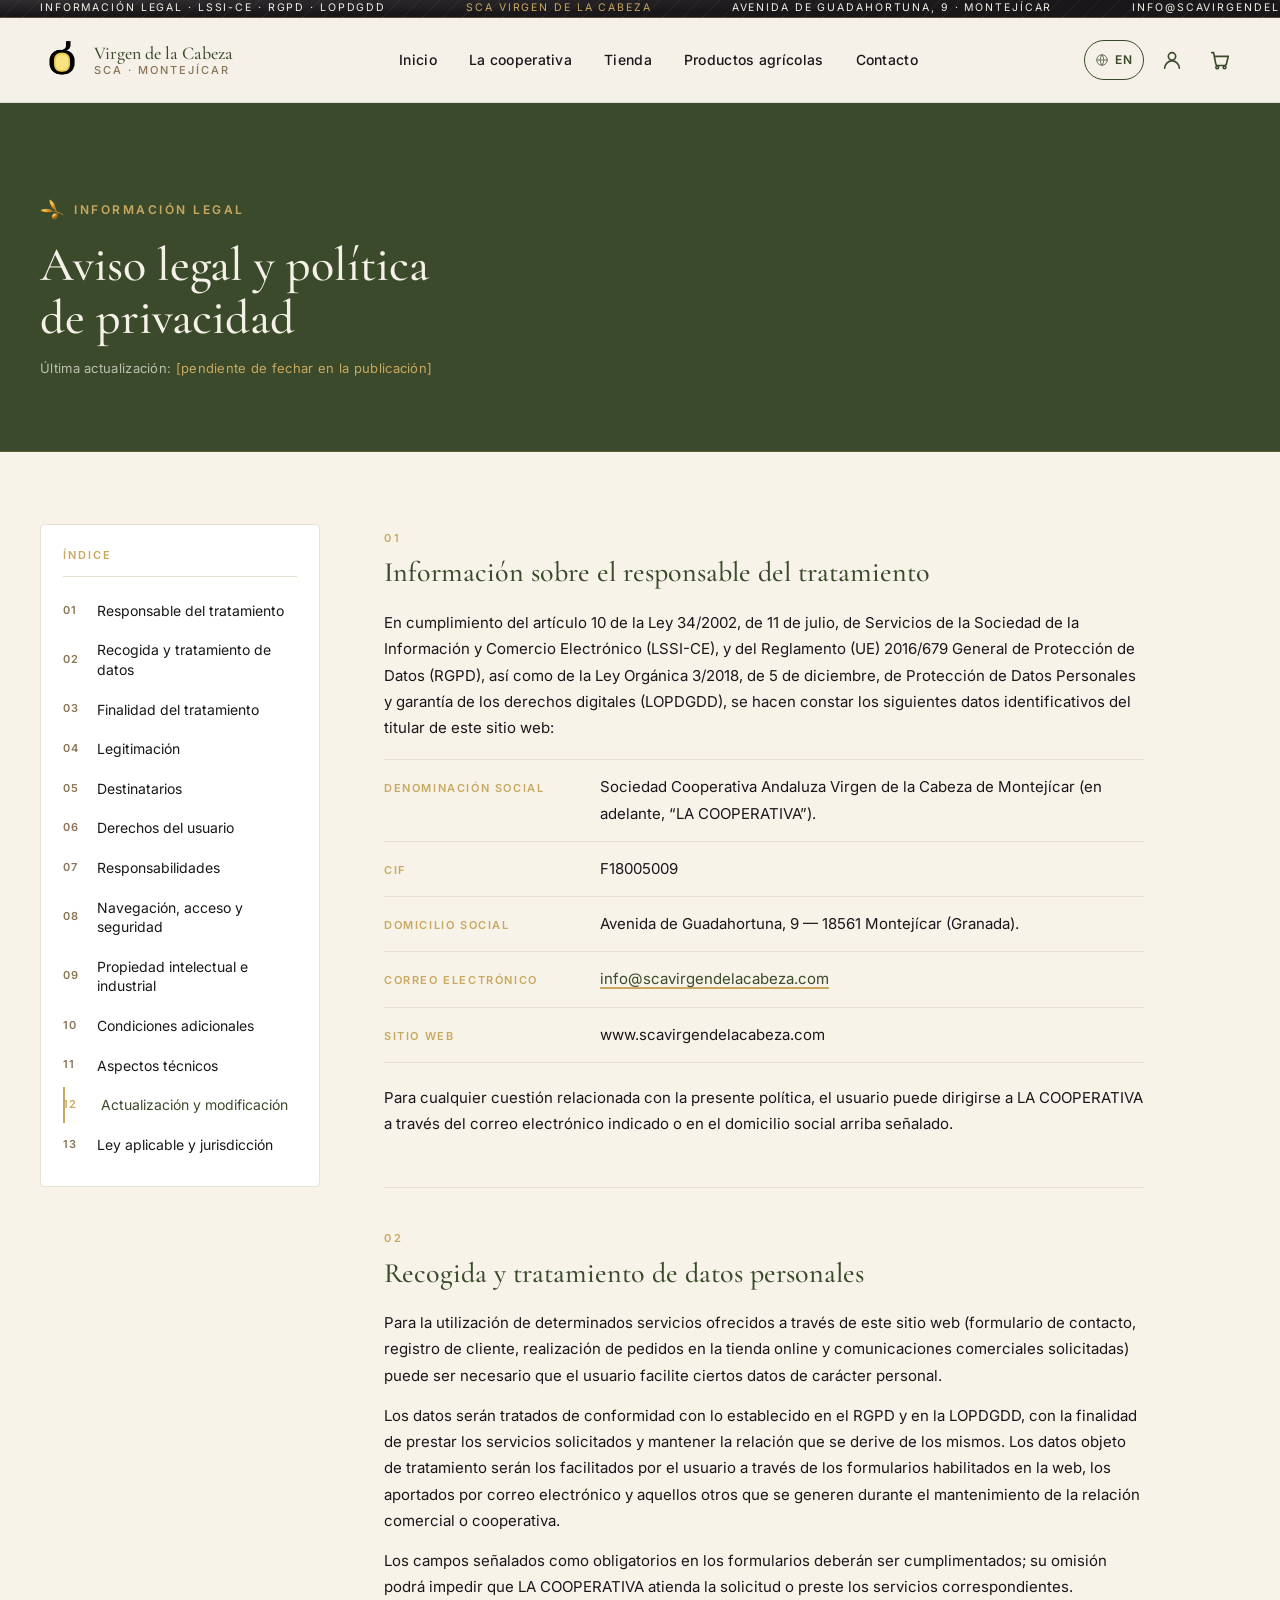
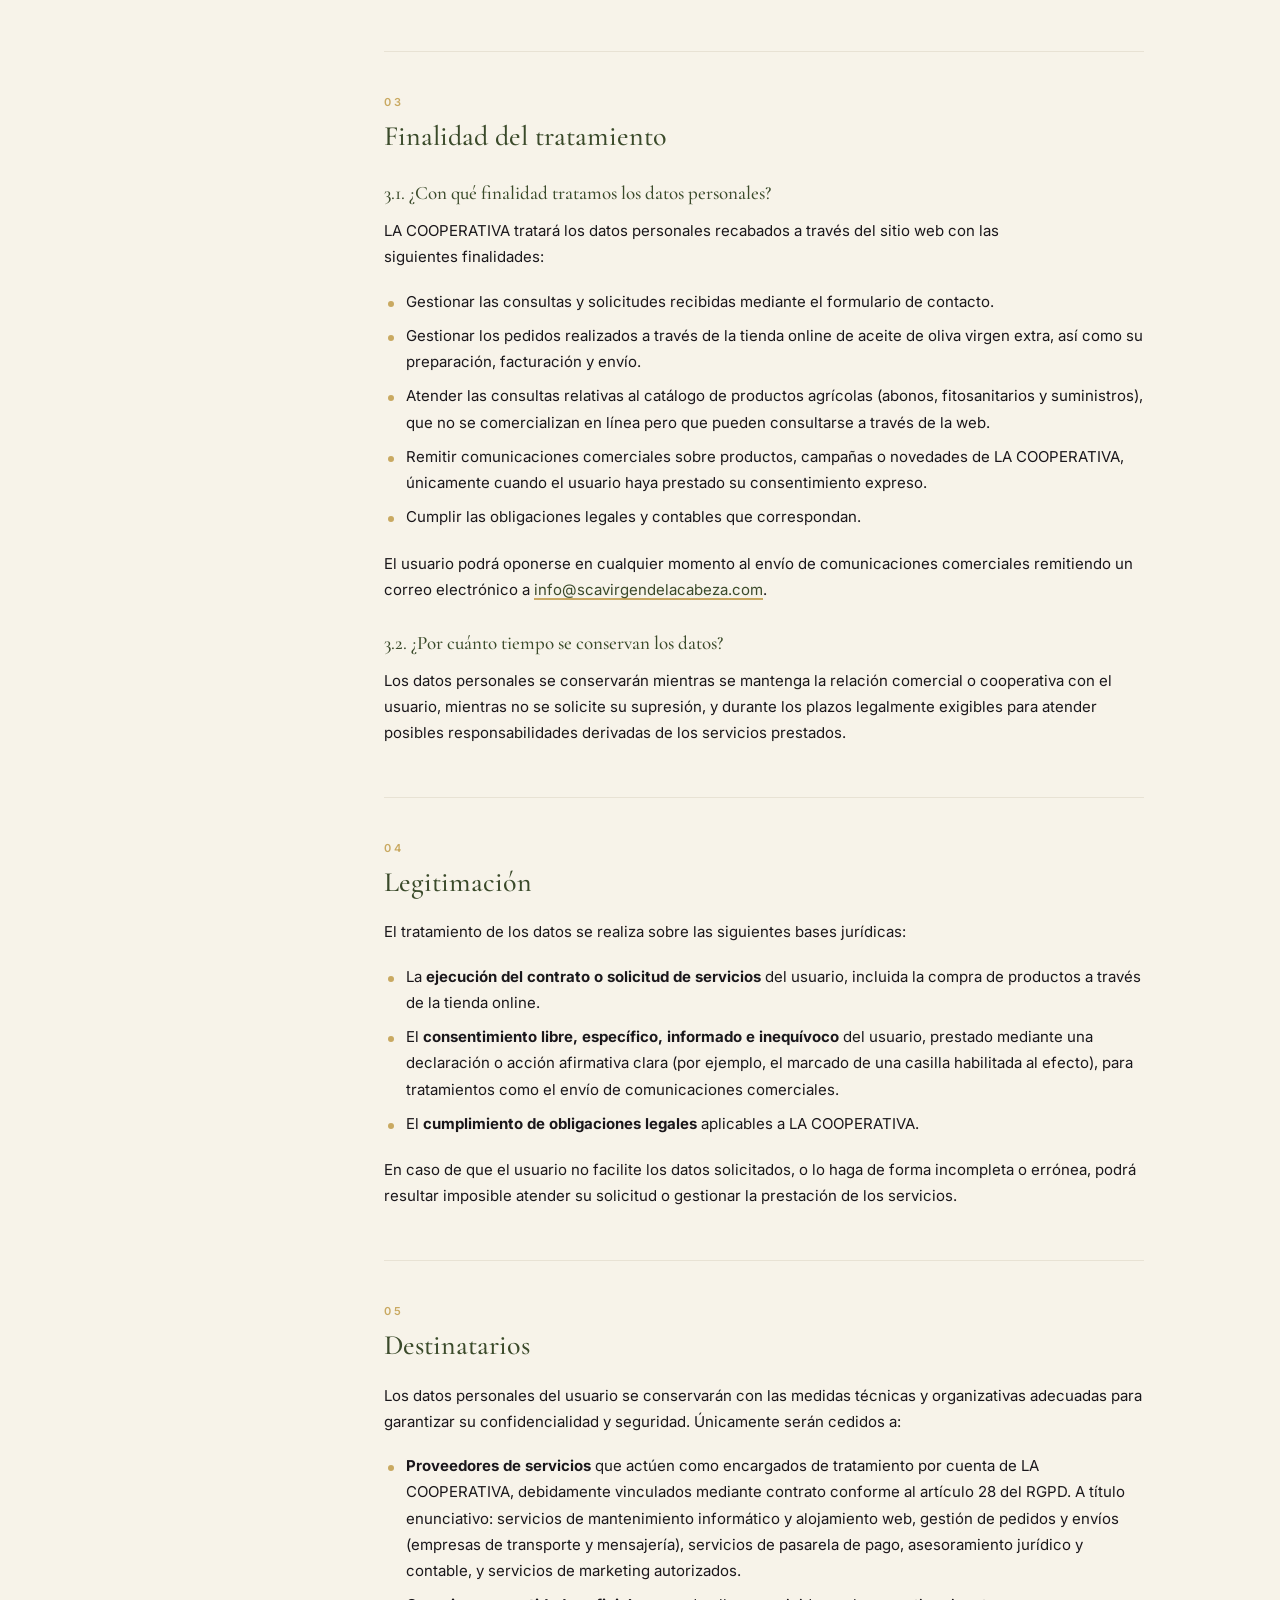
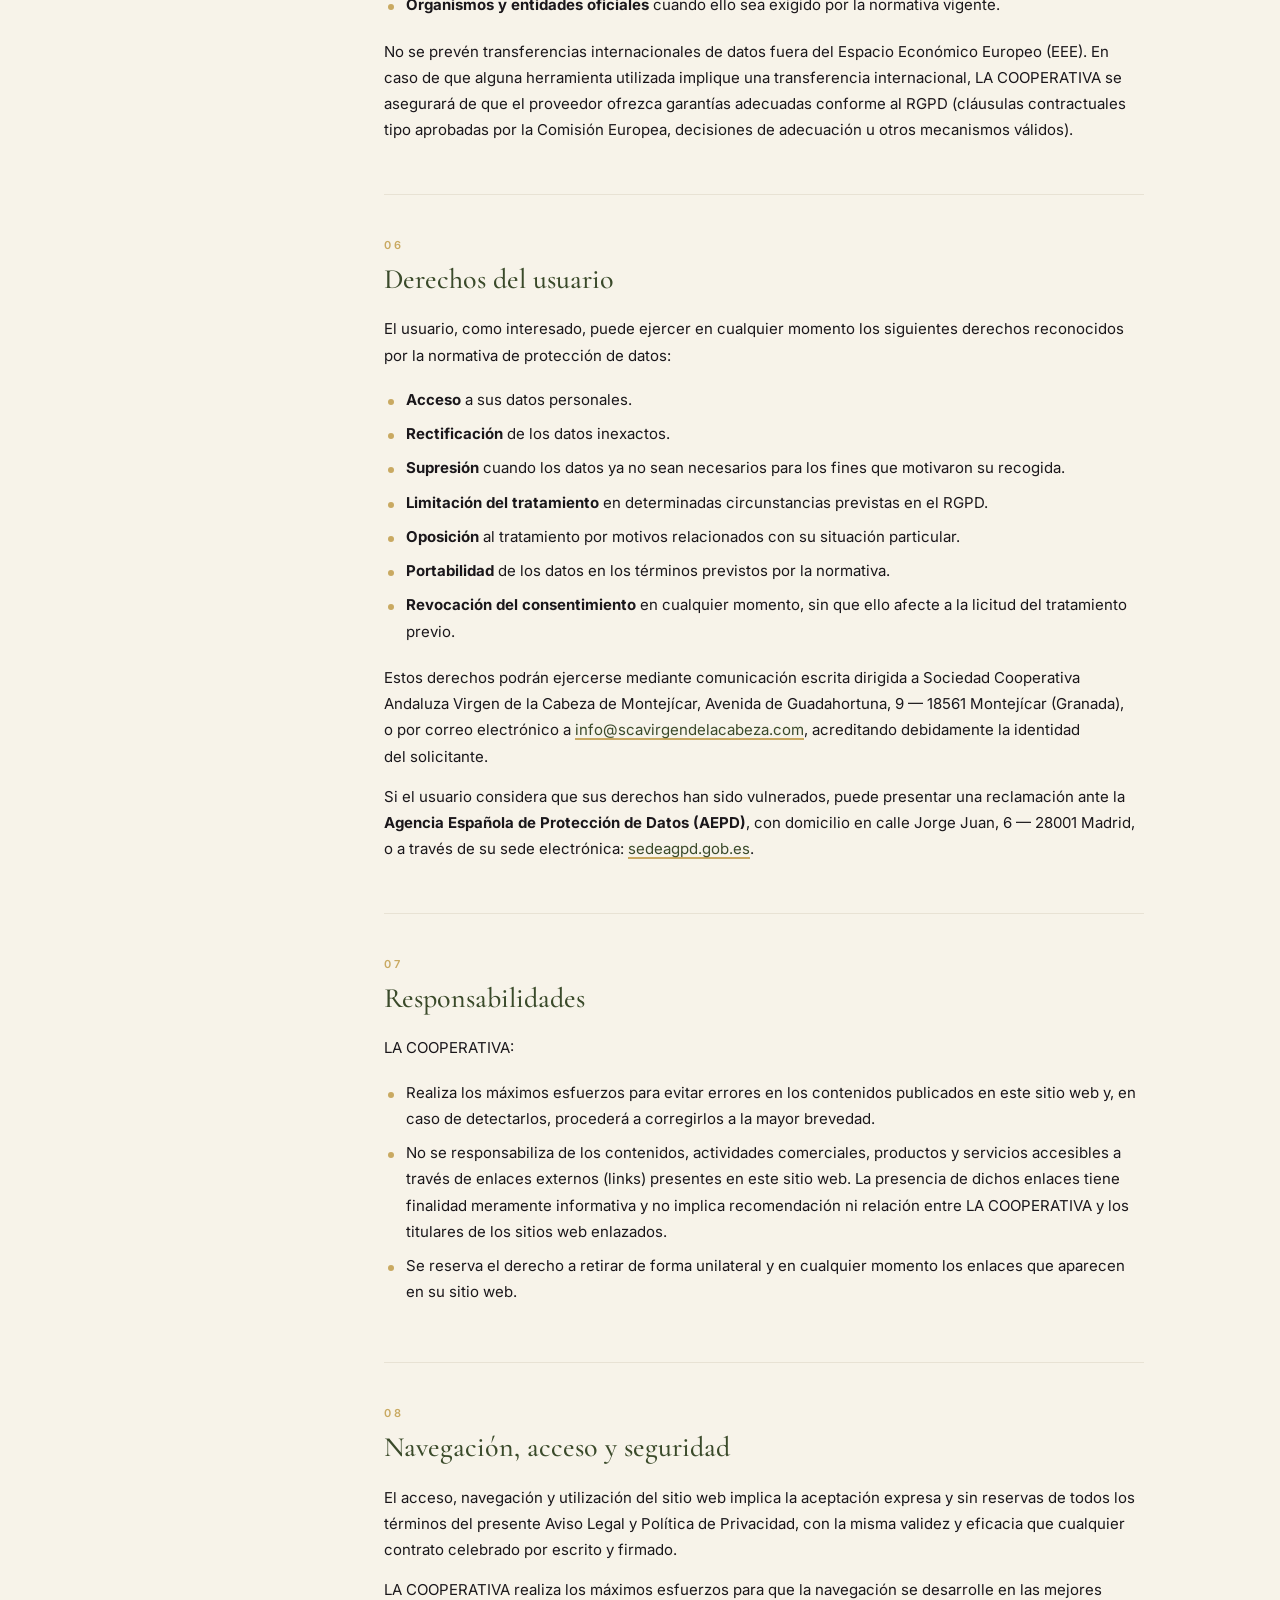
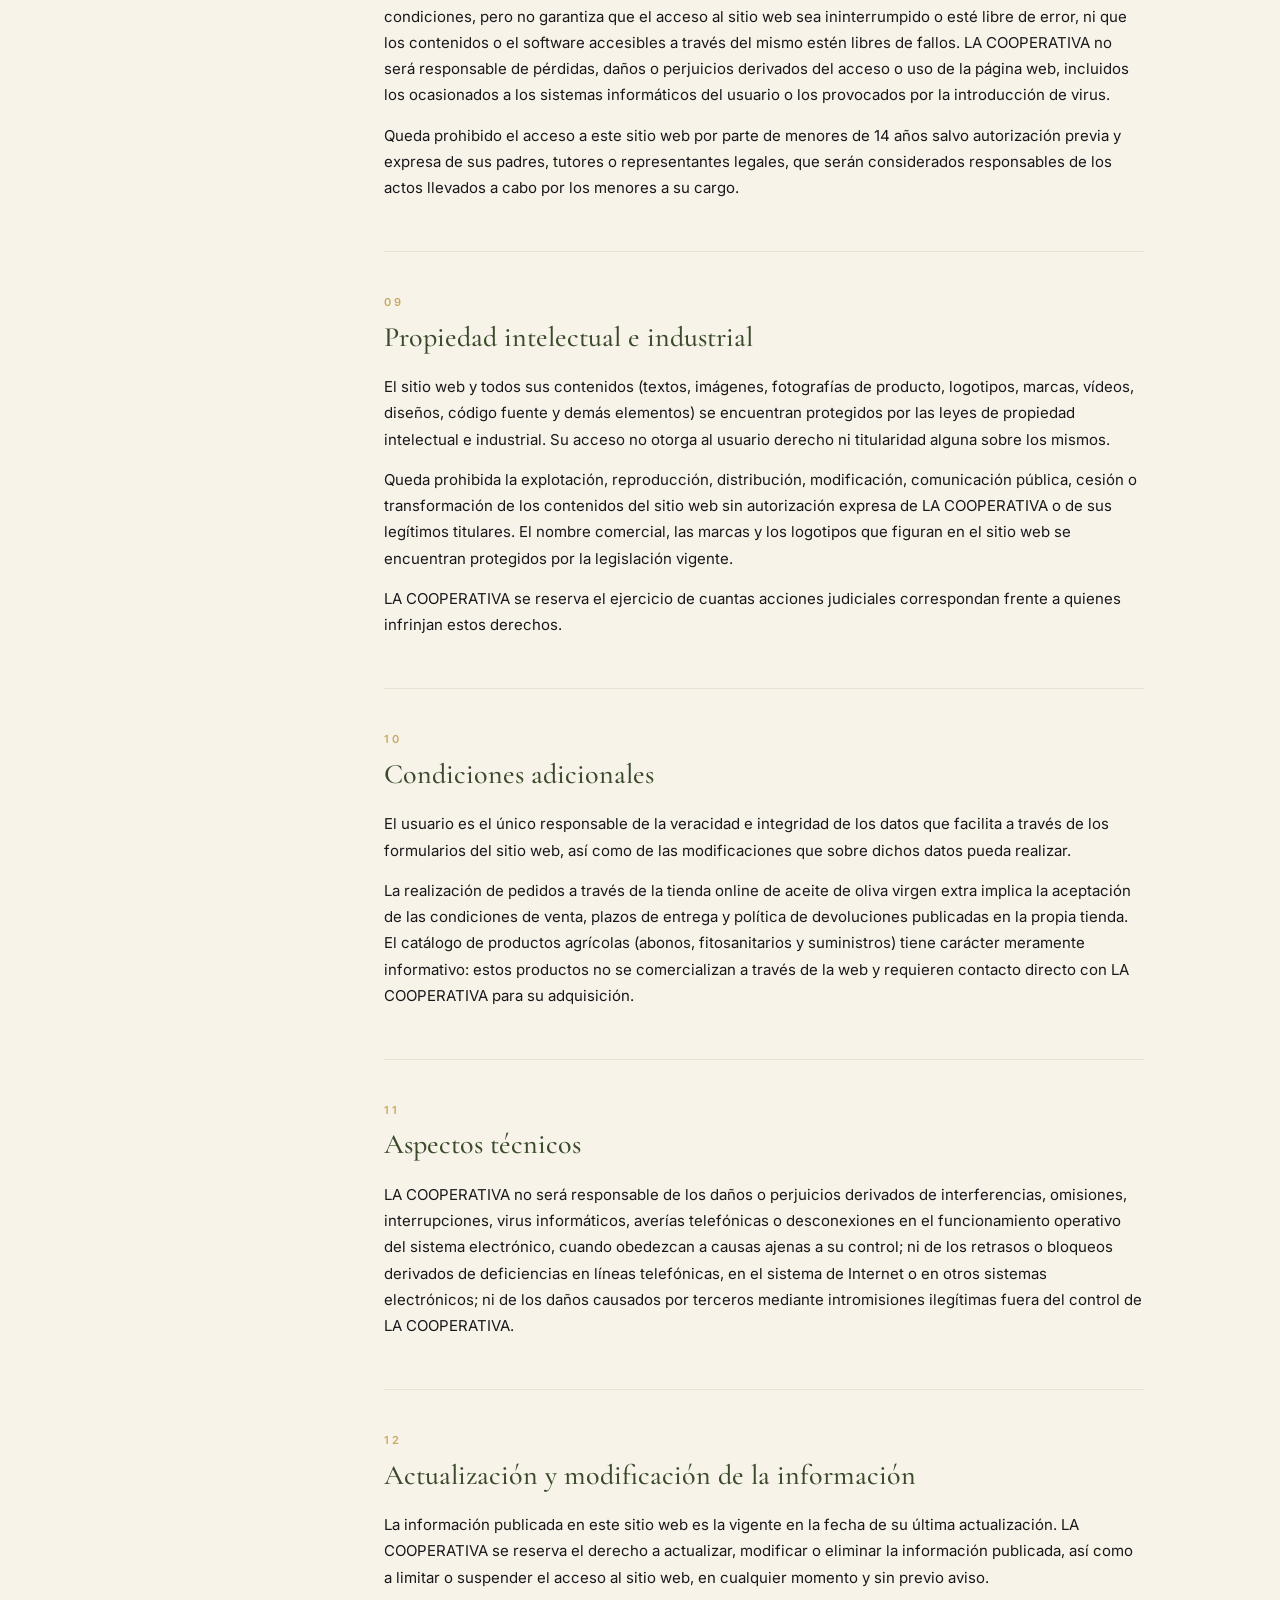
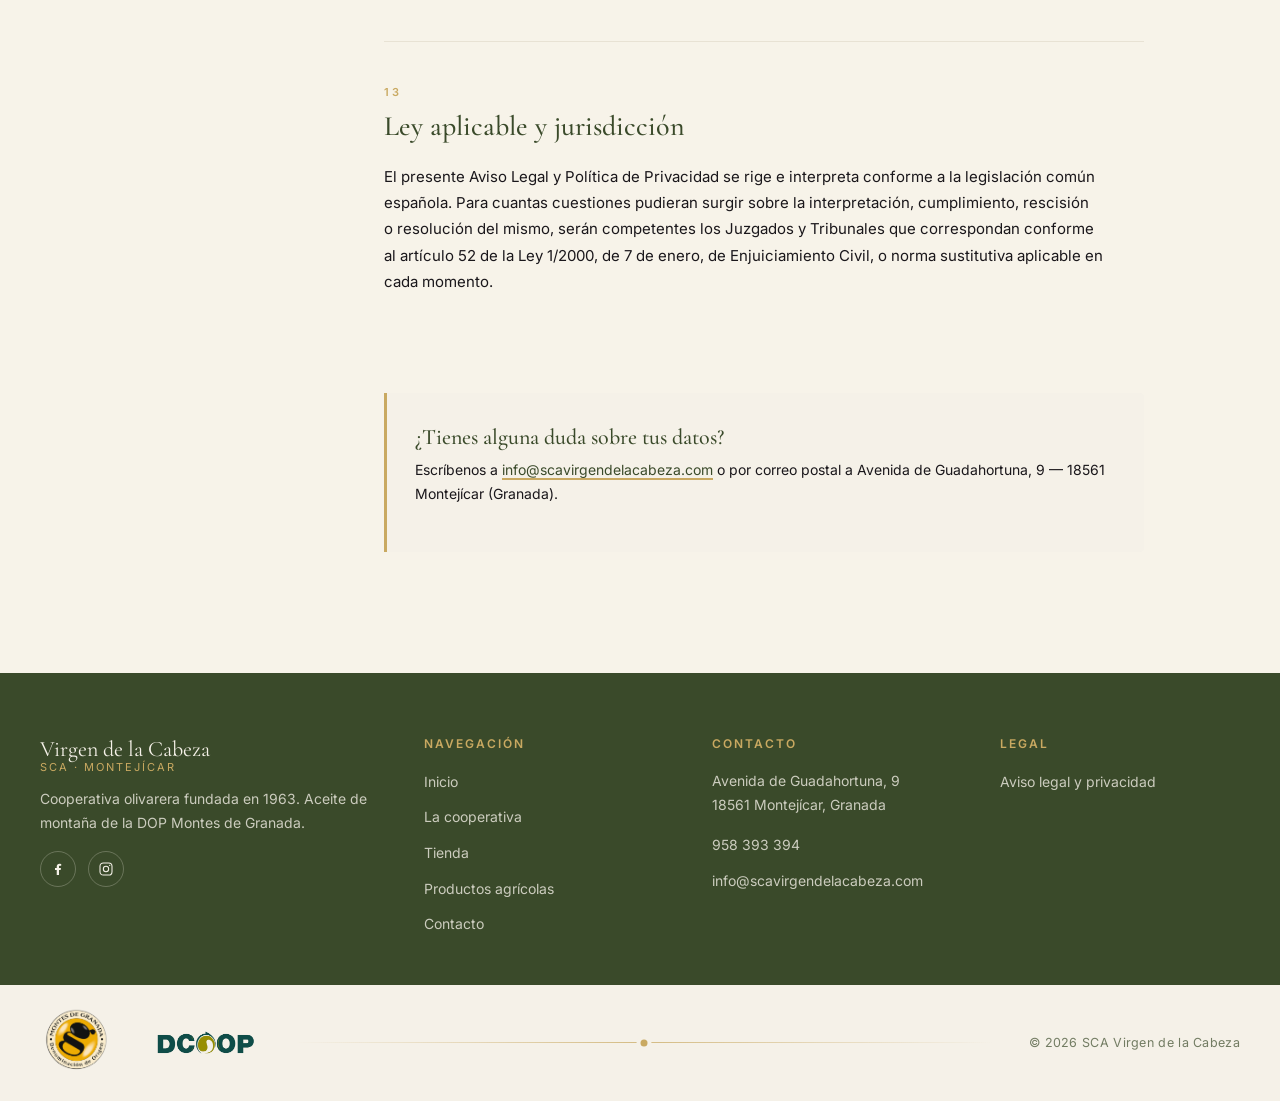
<file: aviso-legal.html>
<!DOCTYPE html>
<html lang="es">
<head>
  <meta charset="UTF-8" />
  <meta name="viewport" content="width=device-width, initial-scale=1.0" />
  <title>Aviso legal y política de privacidad · SCA Virgen de la Cabeza · v2.1</title>
  <meta name="description" content="Aviso legal y política de privacidad de la Sociedad Cooperativa Andaluza Virgen de la Cabeza de Montejícar (Granada). CIF F18005009." />
  <meta name="robots" content="index,follow" />

  <!-- Google Fonts: Cormorant Garamond (titular) + Inter (cuerpo) -->
  <link rel="preconnect" href="https://fonts.googleapis.com" />
  <link rel="preconnect" href="https://fonts.gstatic.com" crossorigin />
  <link href="https://fonts.googleapis.com/css2?family=Cormorant+Garamond:wght@400;500;600&family=Inter:wght@400;500;600;700&display=swap" rel="stylesheet" />

  <link rel="stylesheet" href="styles/global.css" />
  <link rel="stylesheet" href="styles/componentes.css" />
  <link rel="stylesheet" href="styles/paginas.css" />
  <!-- Capa de skin v2: cargada después para sobreescribir tokens y matices estéticos -->
  <link rel="stylesheet" href="styles/skin-v2.css" />
</head>

<body>
  <div class="ticker"><div class="ticker__track">
    <span class="ticker__item">Información legal · LSSI-CE · RGPD · LOPDGDD</span>
    <span class="ticker__item ticker__item--alt">SCA Virgen de la Cabeza</span>
    <span class="ticker__item">Avenida de Guadahortuna, 9 · Montejícar</span>
    <span class="ticker__item">info@scavirgendelacabeza.com</span>
    <span class="ticker__item ticker__item--alt">CIF F18005009</span>
    <span class="ticker__item">Información legal · LSSI-CE · RGPD · LOPDGDD</span>
    <span class="ticker__item ticker__item--alt">SCA Virgen de la Cabeza</span>
    <span class="ticker__item">Avenida de Guadahortuna, 9 · Montejícar</span>
    <span class="ticker__item">info@scavirgendelacabeza.com</span>
    <span class="ticker__item ticker__item--alt">CIF F18005009</span>
  </div></div>
  <!-- ============================================================
       HEADER GLOBAL
       ============================================================ -->
  <header class="encabezado" role="banner">
    <div class="contenedor encabezado__inner">
      <a href="index.html" class="encabezado__logo" aria-label="SCA Virgen de la Cabeza — Inicio">
        <img src="assets/images/icons/LogoSCA.png" alt="" class="encabezado__logo-icono" aria-hidden="true" />
        <span>
          <span class="encabezado__logo-marca">Virgen de la Cabeza</span>
          <span class="encabezado__logo-sub">SCA · Montejícar</span>
        </span>
      </a>

      <nav class="encabezado__nav" aria-label="Navegación principal">
        <ul class="encabezado__nav-lista">
          <li><a class="encabezado__nav-link" href="index.html">Inicio</a></li>
          <li><a class="encabezado__nav-link" href="la-cooperativa.html">La cooperativa</a></li>
          <li><a class="encabezado__nav-link" href="tienda.html">Tienda</a></li>
          <li><a class="encabezado__nav-link" href="productos-agricolas.html">Productos agrícolas</a></li>
          <li><a class="encabezado__nav-link" href="contacto.html">Contacto</a></li>
        </ul>
      </nav>

      <div class="encabezado__acciones">
        <div class="encabezado__acceso">
          <button id="abrir-acceso" class="encabezado__acceso-boton" type="button"
                  aria-controls="acceso-panel" aria-expanded="false" aria-label="Acceso socios">
            <svg viewBox="0 0 24 24" fill="none" stroke="currentColor" stroke-width="1.8" stroke-linecap="round" stroke-linejoin="round" aria-hidden="true">
              <circle cx="12" cy="8" r="4"/>
              <path d="M4 21c0-4.4 3.6-8 8-8s8 3.6 8 8"/>
            </svg>
          </button>

          <div id="acceso-panel" class="acceso-panel" role="dialog" aria-modal="false" aria-labelledby="acceso-titulo" aria-hidden="true">
            <h2 id="acceso-titulo" class="acceso-panel__titulo">Acceso socios</h2>
            <p class="acceso-panel__subtitulo">Entra en tu área privada</p>

            <form class="acceso-form" novalidate>
              <div class="acceso-form__campo">
                <label class="acceso-form__etiqueta" for="acceso-usuario">Nº de socio o email</label>
                <input class="acceso-form__input" type="text" id="acceso-usuario" name="usuario"
                       autocomplete="username"/>
              </div>
              <div class="acceso-form__campo">
                <label class="acceso-form__etiqueta" for="acceso-clave">Contraseña</label>
                <input class="acceso-form__input" type="password" id="acceso-clave" name="contrasena"
                       autocomplete="current-password" placeholder="••••••••" />
              </div>
              <button class="boton boton--primario acceso-form__boton" type="submit">Iniciar sesión</button>
              <a class="acceso-form__olvido" href="#">¿Has olvidado tu contraseña?</a>
            </form>

            <p class="acceso-panel__pie"><strong>Virgen de la Cabeza</strong> · Socios</p>
          </div>
        </div>

        <a href="carrito.html" class="encabezado__carrito" aria-label="Ver carrito">
          <svg class="encabezado__carrito-icono" viewBox="0 0 24 24" fill="none" stroke="currentColor" stroke-width="1.8" stroke-linecap="round" stroke-linejoin="round" aria-hidden="true">
            <path d="M3 4h2l2.4 12.2a2 2 0 0 0 2 1.8h7.6a2 2 0 0 0 2-1.6L21 8H6" />
            <circle cx="9" cy="20" r="1.5" />
            <circle cx="17" cy="20" r="1.5" />
          </svg>
          <span class="encabezado__carrito-contador" data-contador-carrito data-cantidad="0">0</span>
        </a>

        <button id="abrir-menu-movil" class="encabezado__hamburguesa" type="button" aria-controls="menu-movil" aria-expanded="false" aria-label="Abrir menú">
          <span></span>
          <span></span>
          <span></span>
        </button>
      </div>
    </div>

    <div id="menu-movil" class="menu-movil" aria-hidden="true">
      <nav aria-label="Navegación móvil">
        <ul class="menu-movil__lista">
          <li><a class="menu-movil__link" href="index.html">Inicio</a></li>
          <li><a class="menu-movil__link" href="la-cooperativa.html">La cooperativa</a></li>
          <li><a class="menu-movil__link" href="tienda.html">Tienda</a></li>
          <li><a class="menu-movil__link" href="productos-agricolas.html">Productos agrícolas</a></li>
          <li><a class="menu-movil__link" href="contacto.html">Contacto</a></li>
        </ul>
      </nav>
    </div>
  </header>

  <main id="contenido">

    <!-- ============================================================
         CABECERA DE LA PÁGINA — bloque corto, no es un hero comercial
         ============================================================ -->
    <section class="legal-cabecera" aria-labelledby="legal-titulo">
      <div class="contenedor">
        <span class="eyebrow">Información legal</span>
        <h1 id="legal-titulo" class="legal-cabecera__titulo">Aviso legal y política de privacidad</h1>
        <p class="legal-cabecera__meta">
          Última actualización: <time datetime="2026-05-18">[pendiente de fechar en la publicación]</time>
        </p>
      </div>
    </section>

    <!-- ============================================================
         CUERPO LEGAL — TOC sticky a la izquierda + texto a la derecha
         Cada apartado tiene un id para los enlaces del TOC y para
         enlaces externos (anchors compartibles).
         ============================================================ -->
    <section class="legal" aria-label="Contenido del aviso legal">
      <div class="contenedor legal__grid">

        <!-- Tabla de contenido — sidebar -->
        <aside class="legal-toc" aria-labelledby="legal-toc-titulo">
          <h2 id="legal-toc-titulo" class="legal-toc__titulo">Índice</h2>
          <nav aria-label="Índice de secciones">
            <ol class="legal-toc__lista">
              <li><a href="#s1">Responsable del tratamiento</a></li>
              <li><a href="#s2">Recogida y tratamiento de datos</a></li>
              <li><a href="#s3">Finalidad del tratamiento</a></li>
              <li><a href="#s4">Legitimación</a></li>
              <li><a href="#s5">Destinatarios</a></li>
              <li><a href="#s6">Derechos del usuario</a></li>
              <li><a href="#s7">Responsabilidades</a></li>
              <li><a href="#s8">Navegación, acceso y seguridad</a></li>
              <li><a href="#s9">Propiedad intelectual e industrial</a></li>
              <li><a href="#s10">Condiciones adicionales</a></li>
              <li><a href="#s11">Aspectos técnicos</a></li>
              <li><a href="#s12">Actualización y modificación</a></li>
              <li><a href="#s13">Ley aplicable y jurisdicción</a></li>
            </ol>
          </nav>
        </aside>

        <!-- Cuerpo del aviso legal -->
        <article class="legal-cuerpo">

          <section class="legal-seccion" id="s1" aria-labelledby="s1-titulo">
            <span class="legal-seccion__numero">01</span>
            <h2 class="legal-seccion__titulo" id="s1-titulo">Información sobre el responsable del tratamiento</h2>
            <p>
              En cumplimiento del artículo 10 de la Ley 34/2002, de 11 de julio, de Servicios de la Sociedad de la Información y Comercio Electrónico (LSSI-CE), y del Reglamento (UE) 2016/679 General de Protección de Datos (RGPD), así como de la Ley Orgánica 3/2018, de 5 de diciembre, de Protección de Datos Personales y garantía de los derechos digitales (LOPDGDD), se hacen constar los siguientes datos identificativos del titular de este sitio web:
            </p>
            <dl class="legal-datos">
              <div class="legal-datos__fila">
                <dt>Denominación social</dt>
                <dd>Sociedad Cooperativa Andaluza Virgen de la Cabeza de Montejícar (en adelante, “LA COOPERATIVA”).</dd>
              </div>
              <div class="legal-datos__fila">
                <dt>CIF</dt>
                <dd>F18005009</dd>
              </div>
              <div class="legal-datos__fila">
                <dt>Domicilio social</dt>
                <dd>Avenida de Guadahortuna, 9 — 18561 Montejícar (Granada).</dd>
              </div>
              <div class="legal-datos__fila">
                <dt>Correo electrónico</dt>
                <dd><a href="mailto:info@scavirgendelacabeza.com">info@scavirgendelacabeza.com</a></dd>
              </div>
              <div class="legal-datos__fila">
                <dt>Sitio web</dt>
                <dd>www.scavirgendelacabeza.com</dd>
              </div>
            </dl>
            <p>
              Para cualquier cuestión relacionada con la presente política, el usuario puede dirigirse a LA COOPERATIVA a través del correo electrónico indicado o en el domicilio social arriba señalado.
            </p>
          </section>

          <section class="legal-seccion" id="s2" aria-labelledby="s2-titulo">
            <span class="legal-seccion__numero">02</span>
            <h2 class="legal-seccion__titulo" id="s2-titulo">Recogida y tratamiento de datos personales</h2>
            <p>
              Para la utilización de determinados servicios ofrecidos a través de este sitio web (formulario de contacto, registro de cliente, realización de pedidos en la tienda online y comunicaciones comerciales solicitadas) puede ser necesario que el usuario facilite ciertos datos de carácter personal.
            </p>
            <p>
              Los datos serán tratados de conformidad con lo establecido en el RGPD y en la LOPDGDD, con la finalidad de prestar los servicios solicitados y mantener la relación que se derive de los mismos. Los datos objeto de tratamiento serán los facilitados por el usuario a través de los formularios habilitados en la web, los aportados por correo electrónico y aquellos otros que se generen durante el mantenimiento de la relación comercial o cooperativa.
            </p>
            <p>
              Los campos señalados como obligatorios en los formularios deberán ser cumplimentados; su omisión podrá impedir que LA COOPERATIVA atienda la solicitud o preste los servicios correspondientes.
            </p>
          </section>

          <section class="legal-seccion" id="s3" aria-labelledby="s3-titulo">
            <span class="legal-seccion__numero">03</span>
            <h2 class="legal-seccion__titulo" id="s3-titulo">Finalidad del tratamiento</h2>

            <h3 class="legal-subtitulo">3.1. ¿Con qué finalidad tratamos los datos personales?</h3>
            <p>LA COOPERATIVA tratará los datos personales recabados a través del sitio web con las siguientes finalidades:</p>
            <ul class="legal-lista">
              <li>Gestionar las consultas y solicitudes recibidas mediante el formulario de contacto.</li>
              <li>Gestionar los pedidos realizados a través de la tienda online de aceite de oliva virgen extra, así como su preparación, facturación y envío.</li>
              <li>Atender las consultas relativas al catálogo de productos agrícolas (abonos, fitosanitarios y suministros), que no se comercializan en línea pero que pueden consultarse a través de la web.</li>
              <li>Remitir comunicaciones comerciales sobre productos, campañas o novedades de LA COOPERATIVA, únicamente cuando el usuario haya prestado su consentimiento expreso.</li>
              <li>Cumplir las obligaciones legales y contables que correspondan.</li>
            </ul>
            <p>
              El usuario podrá oponerse en cualquier momento al envío de comunicaciones comerciales remitiendo un correo electrónico a <a href="mailto:info@scavirgendelacabeza.com">info@scavirgendelacabeza.com</a>.
            </p>

            <h3 class="legal-subtitulo">3.2. ¿Por cuánto tiempo se conservan los datos?</h3>
            <p>
              Los datos personales se conservarán mientras se mantenga la relación comercial o cooperativa con el usuario, mientras no se solicite su supresión, y durante los plazos legalmente exigibles para atender posibles responsabilidades derivadas de los servicios prestados.
            </p>
          </section>

          <section class="legal-seccion" id="s4" aria-labelledby="s4-titulo">
            <span class="legal-seccion__numero">04</span>
            <h2 class="legal-seccion__titulo" id="s4-titulo">Legitimación</h2>
            <p>El tratamiento de los datos se realiza sobre las siguientes bases jurídicas:</p>
            <ul class="legal-lista">
              <li>La <strong>ejecución del contrato o solicitud de servicios</strong> del usuario, incluida la compra de productos a través de la tienda online.</li>
              <li>El <strong>consentimiento libre, específico, informado e inequívoco</strong> del usuario, prestado mediante una declaración o acción afirmativa clara (por ejemplo, el marcado de una casilla habilitada al efecto), para tratamientos como el envío de comunicaciones comerciales.</li>
              <li>El <strong>cumplimiento de obligaciones legales</strong> aplicables a LA COOPERATIVA.</li>
            </ul>
            <p>
              En caso de que el usuario no facilite los datos solicitados, o lo haga de forma incompleta o errónea, podrá resultar imposible atender su solicitud o gestionar la prestación de los servicios.
            </p>
          </section>

          <section class="legal-seccion" id="s5" aria-labelledby="s5-titulo">
            <span class="legal-seccion__numero">05</span>
            <h2 class="legal-seccion__titulo" id="s5-titulo">Destinatarios</h2>
            <p>
              Los datos personales del usuario se conservarán con las medidas técnicas y organizativas adecuadas para garantizar su confidencialidad y seguridad. Únicamente serán cedidos a:
            </p>
            <ul class="legal-lista">
              <li>
                <strong>Proveedores de servicios</strong> que actúen como encargados de tratamiento por cuenta de LA COOPERATIVA, debidamente vinculados mediante contrato conforme al artículo 28 del RGPD. A título enunciativo: servicios de mantenimiento informático y alojamiento web, gestión de pedidos y envíos (empresas de transporte y mensajería), servicios de pasarela de pago, asesoramiento jurídico y contable, y servicios de marketing autorizados.
              </li>
              <li>
                <strong>Organismos y entidades oficiales</strong> cuando ello sea exigido por la normativa vigente.
              </li>
            </ul>
            <p>
              No se prevén transferencias internacionales de datos fuera del Espacio Económico Europeo (EEE). En caso de que alguna herramienta utilizada implique una transferencia internacional, LA COOPERATIVA se asegurará de que el proveedor ofrezca garantías adecuadas conforme al RGPD (cláusulas contractuales tipo aprobadas por la Comisión Europea, decisiones de adecuación u otros mecanismos válidos).
            </p>
          </section>

          <section class="legal-seccion" id="s6" aria-labelledby="s6-titulo">
            <span class="legal-seccion__numero">06</span>
            <h2 class="legal-seccion__titulo" id="s6-titulo">Derechos del usuario</h2>
            <p>El usuario, como interesado, puede ejercer en cualquier momento los siguientes derechos reconocidos por la normativa de protección de datos:</p>
            <ul class="legal-lista">
              <li><strong>Acceso</strong> a sus datos personales.</li>
              <li><strong>Rectificación</strong> de los datos inexactos.</li>
              <li><strong>Supresión</strong> cuando los datos ya no sean necesarios para los fines que motivaron su recogida.</li>
              <li><strong>Limitación del tratamiento</strong> en determinadas circunstancias previstas en el RGPD.</li>
              <li><strong>Oposición</strong> al tratamiento por motivos relacionados con su situación particular.</li>
              <li><strong>Portabilidad</strong> de los datos en los términos previstos por la normativa.</li>
              <li><strong>Revocación del consentimiento</strong> en cualquier momento, sin que ello afecte a la licitud del tratamiento previo.</li>
            </ul>
            <p>
              Estos derechos podrán ejercerse mediante comunicación escrita dirigida a Sociedad Cooperativa Andaluza Virgen de la Cabeza de Montejícar, Avenida de Guadahortuna, 9 — 18561 Montejícar (Granada), o por correo electrónico a <a href="mailto:info@scavirgendelacabeza.com">info@scavirgendelacabeza.com</a>, acreditando debidamente la identidad del solicitante.
            </p>
            <p>
              Si el usuario considera que sus derechos han sido vulnerados, puede presentar una reclamación ante la <strong>Agencia Española de Protección de Datos (AEPD)</strong>, con domicilio en calle Jorge Juan, 6 — 28001 Madrid, o a través de su sede electrónica: <a href="https://sedeagpd.gob.es/sede-electronica-web/" target="_blank" rel="noopener noreferrer">sedeagpd.gob.es</a>.
            </p>
          </section>

          <section class="legal-seccion" id="s7" aria-labelledby="s7-titulo">
            <span class="legal-seccion__numero">07</span>
            <h2 class="legal-seccion__titulo" id="s7-titulo">Responsabilidades</h2>
            <p>LA COOPERATIVA:</p>
            <ul class="legal-lista">
              <li>Realiza los máximos esfuerzos para evitar errores en los contenidos publicados en este sitio web y, en caso de detectarlos, procederá a corregirlos a la mayor brevedad.</li>
              <li>No se responsabiliza de los contenidos, actividades comerciales, productos y servicios accesibles a través de enlaces externos (links) presentes en este sitio web. La presencia de dichos enlaces tiene finalidad meramente informativa y no implica recomendación ni relación entre LA COOPERATIVA y los titulares de los sitios web enlazados.</li>
              <li>Se reserva el derecho a retirar de forma unilateral y en cualquier momento los enlaces que aparecen en su sitio web.</li>
            </ul>
          </section>

          <section class="legal-seccion" id="s8" aria-labelledby="s8-titulo">
            <span class="legal-seccion__numero">08</span>
            <h2 class="legal-seccion__titulo" id="s8-titulo">Navegación, acceso y seguridad</h2>
            <p>
              El acceso, navegación y utilización del sitio web implica la aceptación expresa y sin reservas de todos los términos del presente Aviso Legal y Política de Privacidad, con la misma validez y eficacia que cualquier contrato celebrado por escrito y firmado.
            </p>
            <p>
              LA COOPERATIVA realiza los máximos esfuerzos para que la navegación se desarrolle en las mejores condiciones, pero no garantiza que el acceso al sitio web sea ininterrumpido o esté libre de error, ni que los contenidos o el software accesibles a través del mismo estén libres de fallos. LA COOPERATIVA no será responsable de pérdidas, daños o perjuicios derivados del acceso o uso de la página web, incluidos los ocasionados a los sistemas informáticos del usuario o los provocados por la introducción de virus.
            </p>
            <p>
              Queda prohibido el acceso a este sitio web por parte de menores de 14 años salvo autorización previa y expresa de sus padres, tutores o representantes legales, que serán considerados responsables de los actos llevados a cabo por los menores a su cargo.
            </p>
          </section>

          <section class="legal-seccion" id="s9" aria-labelledby="s9-titulo">
            <span class="legal-seccion__numero">09</span>
            <h2 class="legal-seccion__titulo" id="s9-titulo">Propiedad intelectual e industrial</h2>
            <p>
              El sitio web y todos sus contenidos (textos, imágenes, fotografías de producto, logotipos, marcas, vídeos, diseños, código fuente y demás elementos) se encuentran protegidos por las leyes de propiedad intelectual e industrial. Su acceso no otorga al usuario derecho ni titularidad alguna sobre los mismos.
            </p>
            <p>
              Queda prohibida la explotación, reproducción, distribución, modificación, comunicación pública, cesión o transformación de los contenidos del sitio web sin autorización expresa de LA COOPERATIVA o de sus legítimos titulares. El nombre comercial, las marcas y los logotipos que figuran en el sitio web se encuentran protegidos por la legislación vigente.
            </p>
            <p>
              LA COOPERATIVA se reserva el ejercicio de cuantas acciones judiciales correspondan frente a quienes infrinjan estos derechos.
            </p>
          </section>

          <section class="legal-seccion" id="s10" aria-labelledby="s10-titulo">
            <span class="legal-seccion__numero">10</span>
            <h2 class="legal-seccion__titulo" id="s10-titulo">Condiciones adicionales</h2>
            <p>
              El usuario es el único responsable de la veracidad e integridad de los datos que facilita a través de los formularios del sitio web, así como de las modificaciones que sobre dichos datos pueda realizar.
            </p>
            <p>
              La realización de pedidos a través de la tienda online de aceite de oliva virgen extra implica la aceptación de las condiciones de venta, plazos de entrega y política de devoluciones publicadas en la propia tienda. El catálogo de productos agrícolas (abonos, fitosanitarios y suministros) tiene carácter meramente informativo: estos productos no se comercializan a través de la web y requieren contacto directo con LA COOPERATIVA para su adquisición.
            </p>
          </section>

          <section class="legal-seccion" id="s11" aria-labelledby="s11-titulo">
            <span class="legal-seccion__numero">11</span>
            <h2 class="legal-seccion__titulo" id="s11-titulo">Aspectos técnicos</h2>
            <p>
              LA COOPERATIVA no será responsable de los daños o perjuicios derivados de interferencias, omisiones, interrupciones, virus informáticos, averías telefónicas o desconexiones en el funcionamiento operativo del sistema electrónico, cuando obedezcan a causas ajenas a su control; ni de los retrasos o bloqueos derivados de deficiencias en líneas telefónicas, en el sistema de Internet o en otros sistemas electrónicos; ni de los daños causados por terceros mediante intromisiones ilegítimas fuera del control de LA COOPERATIVA.
            </p>
          </section>

          <section class="legal-seccion" id="s12" aria-labelledby="s12-titulo">
            <span class="legal-seccion__numero">12</span>
            <h2 class="legal-seccion__titulo" id="s12-titulo">Actualización y modificación de la información</h2>
            <p>
              La información publicada en este sitio web es la vigente en la fecha de su última actualización. LA COOPERATIVA se reserva el derecho a actualizar, modificar o eliminar la información publicada, así como a limitar o suspender el acceso al sitio web, en cualquier momento y sin previo aviso.
            </p>
          </section>

          <section class="legal-seccion" id="s13" aria-labelledby="s13-titulo">
            <span class="legal-seccion__numero">13</span>
            <h2 class="legal-seccion__titulo" id="s13-titulo">Ley aplicable y jurisdicción</h2>
            <p>
              El presente Aviso Legal y Política de Privacidad se rige e interpreta conforme a la legislación común española. Para cuantas cuestiones pudieran surgir sobre la interpretación, cumplimiento, rescisión o resolución del mismo, serán competentes los Juzgados y Tribunales que correspondan conforme al artículo 52 de la Ley 1/2000, de 7 de enero, de Enjuiciamiento Civil, o norma sustitutiva aplicable en cada momento.
            </p>
          </section>

          <!-- Bloque de contacto al final, recordatorio del canal de consultas -->
          <aside class="legal-contacto" aria-label="Canal de consultas">
            <h2 class="legal-contacto__titulo">¿Tienes alguna duda sobre tus datos?</h2>
            <p class="legal-contacto__texto">
              Escríbenos a <a href="mailto:info@scavirgendelacabeza.com">info@scavirgendelacabeza.com</a> o por correo postal a Avenida de Guadahortuna, 9 — 18561 Montejícar (Granada).
            </p>
          </aside>

        </article>
      </div>
    </section>

  </main>

  <!-- ============================================================
       FOOTER GLOBAL
       ============================================================ -->
  <footer class="pie" role="contentinfo">
    <div class="contenedor">
      <div class="pie__grid">
        <div class="pie__columna">
          <div class="pie__marca">
            Virgen de la Cabeza
            <span class="pie__marca-sub">SCA · Montejícar</span>
          </div>
          <p class="pie__texto">Cooperativa olivarera fundada en 1963. Aceite de montaña de la DOP Montes de Granada.</p>
          <div class="pie__redes">
            <a class="pie__red" href="https://www.facebook.com/scavirgendelacabeza/?locale=es_ES" target="_blank" rel="noopener noreferrer" aria-label="Facebook">
              <svg width="16" height="16" viewBox="0 0 24 24" fill="currentColor" aria-hidden="true"><path d="M13.5 21v-7.5h2.5l.4-3H13.5V8.7c0-.9.3-1.5 1.6-1.5h1.7V4.4A24 24 0 0 0 14.3 4c-2.5 0-4.2 1.5-4.2 4.3v2.2H7.5v3h2.6V21h3.4Z"/></svg>
            </a>
            <a class="pie__red" href="https://www.instagram.com/scavirgendelacabeza" target="_blank" rel="noopener noreferrer" aria-label="Instagram">
              <svg width="16" height="16" viewBox="0 0 24 24" fill="none" stroke="currentColor" stroke-width="1.6" aria-hidden="true">
                <rect x="3" y="3" width="18" height="18" rx="5"/>
                <circle cx="12" cy="12" r="4"/>
                <circle cx="17.5" cy="6.5" r="1" fill="currentColor" stroke="none"/>
              </svg>
            </a>
          </div>
        </div>

        <div class="pie__columna">
          <h3>Navegación</h3>
          <ul class="pie__lista">
            <li><a href="index.html">Inicio</a></li>
            <li><a href="la-cooperativa.html">La cooperativa</a></li>
            <li><a href="tienda.html">Tienda</a></li>
            <li><a href="productos-agricolas.html">Productos agrícolas</a></li>
            <li><a href="contacto.html">Contacto</a></li>
          </ul>
        </div>

        <div class="pie__columna">
          <h3>Contacto</h3>
          <p class="pie__texto">
            Avenida de Guadahortuna, 9<br />
            18561 Montejícar, Granada
          </p>
          <ul class="pie__lista">
            <li><a href="tel:+34958393394">958 393 394</a></li>
            <li><a href="mailto:info@scavirgendelacabeza.com">info@scavirgendelacabeza.com</a></li>
          </ul>
        </div>

        <div class="pie__columna">
          <h3>Legal</h3>
          <ul class="pie__lista">
            <li><a href="aviso-legal.html" aria-current="page">Aviso legal y privacidad</a></li>
          </ul>
        </div>
      </div>
    </div>

    <!-- Franja inferior a ancho completo -->
    <div class="pie__franja">
      <div class="pie__franja-inner">
        <div class="pie__sellos">
          <img src="assets/images/certifications/montes-de-granada.png" alt="DOP Montes de Granada" />
          <img src="assets/images/certifications/dcoop.png" alt="DCOOP" />
        </div>
        <span class="pie__franja-sep" aria-hidden="true"></span>
        <p class="pie__copyright">© <span id="anyo-actual">2026</span> SCA Virgen de la Cabeza</p>
      </div>
    </div>
  </footer>

  <!-- Botón flotante "subir arriba" -->
  <button id="subir-arriba" class="subir-arriba" type="button" aria-label="Volver arriba">
    <svg viewBox="0 0 24 24" fill="none" stroke="currentColor" stroke-width="2" stroke-linecap="round" stroke-linejoin="round" aria-hidden="true">
      <polyline points="6 15 12 9 18 15" />
    </svg>
  </button>

  <script>
    document.getElementById('anyo-actual').textContent = new Date().getFullYear();

    // TOC del aviso legal: resalta el enlace de la sección visible.
    // Usa IntersectionObserver para no tirar de scroll listeners pesados.
    (function () {
      const enlaces = document.querySelectorAll('.legal-toc__lista a[href^="#"]');
      if (!enlaces.length || !('IntersectionObserver' in window)) return;

      const mapa = new Map();
      enlaces.forEach((a) => {
        const id = a.getAttribute('href').slice(1);
        const seccion = document.getElementById(id);
        if (seccion) mapa.set(seccion, a);
      });

      let activa = null;
      const marcar = (a) => {
        if (activa === a) return;
        if (activa) activa.removeAttribute('aria-current');
        activa = a;
        if (a) a.setAttribute('aria-current', 'true');
      };

      const io = new IntersectionObserver((entradas) => {
        // De entre las secciones visibles, elegimos la más cercana al top.
        const visibles = entradas
          .filter((e) => e.isIntersecting)
          .map((e) => ({ el: e.target, top: e.boundingClientRect.top }))
          .sort((a, b) => a.top - b.top);
        if (visibles.length) marcar(mapa.get(visibles[0].el));
      }, {
        rootMargin: '-120px 0px -60% 0px',
        threshold: 0
      });

      mapa.forEach((_, seccion) => io.observe(seccion));
    })();
  </script>

  <script src="scripts/main.js" defer></script>
<script src="scripts/i18n.js" defer></script>
</body>
</html>
</file>
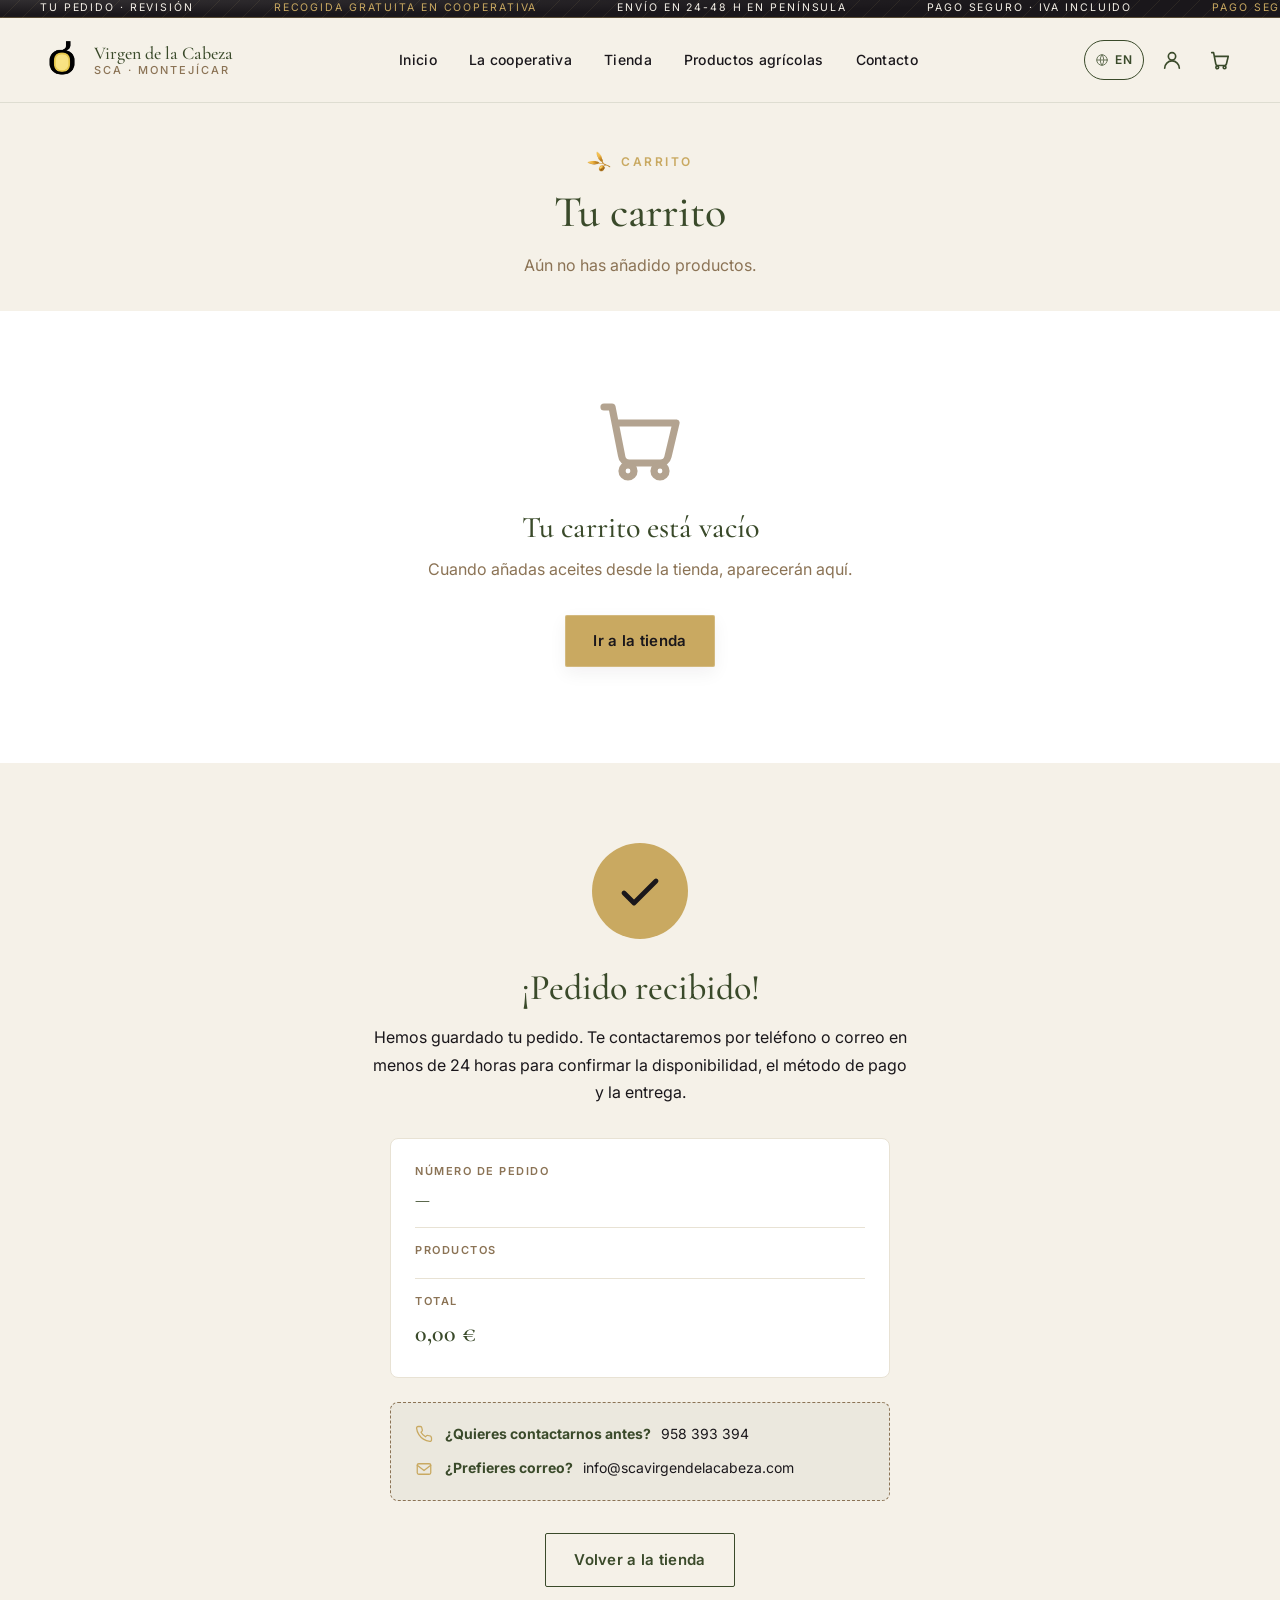
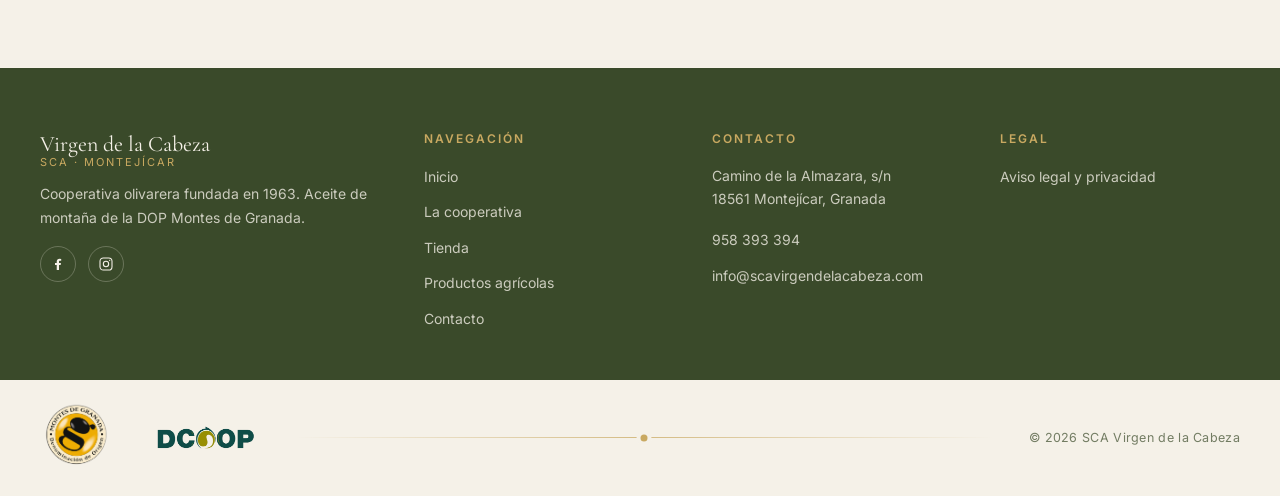
<file: carrito.html>
<!DOCTYPE html>
<html lang="es">
<head>
  <meta charset="UTF-8" />
  <meta name="viewport" content="width=device-width, initial-scale=1.0" />
  <title>Tu carrito · SCA Virgen de la Cabeza · v2.1</title>
  <meta name="description" content="Revisa tu pedido de aceite. Recogida gratuita en la cooperativa de Montejícar." />

  <link rel="preconnect" href="https://fonts.googleapis.com" />
  <link rel="preconnect" href="https://fonts.gstatic.com" crossorigin />
  <link href="https://fonts.googleapis.com/css2?family=Cormorant+Garamond:wght@400;500;600&family=Inter:wght@400;500;600;700&display=swap" rel="stylesheet" />

  <link rel="stylesheet" href="styles/global.css" />
  <link rel="stylesheet" href="styles/componentes.css" />
  <link rel="stylesheet" href="styles/paginas.css" />
  <!-- Capa de skin v2: cargada después para sobreescribir tokens y matices estéticos -->
  <link rel="stylesheet" href="styles/skin-v2.css" />
</head>

<body>
  <div class="ticker"><div class="ticker__track">
    <span class="ticker__item">Tu pedido · revisión</span>
    <span class="ticker__item ticker__item--alt">Recogida gratuita en cooperativa</span>
    <span class="ticker__item">Envío en 24-48 h en península</span>
    <span class="ticker__item">Pago seguro · IVA incluido</span>
    <span class="ticker__item ticker__item--alt">Pago seguro</span>
    <span class="ticker__item">Tu pedido · revisión</span>
    <span class="ticker__item ticker__item--alt">Recogida gratuita en cooperativa</span>
    <span class="ticker__item">Envío en 24-48 h en península</span>
    <span class="ticker__item">Pago seguro · IVA incluido</span>
    <span class="ticker__item ticker__item--alt">Pago seguro</span>
  </div></div>
  <!-- ============================================================
       HEADER GLOBAL
       ============================================================ -->
  <header class="encabezado" role="banner">
    <div class="contenedor encabezado__inner">
      <a href="index.html" class="encabezado__logo" aria-label="SCA Virgen de la Cabeza — Inicio">
        <img src="assets/images/icons/LogoSCA.png" alt="" class="encabezado__logo-icono" aria-hidden="true" />
        <span>
          <span class="encabezado__logo-marca">Virgen de la Cabeza</span>
          <span class="encabezado__logo-sub">SCA · Montejícar</span>
        </span>
      </a>

      <nav class="encabezado__nav" aria-label="Navegación principal">
        <ul class="encabezado__nav-lista">
          <li><a class="encabezado__nav-link" href="index.html">Inicio</a></li>
          <li><a class="encabezado__nav-link" href="la-cooperativa.html">La cooperativa</a></li>
          <li><a class="encabezado__nav-link" href="tienda.html">Tienda</a></li>
          <li><a class="encabezado__nav-link" href="productos-agricolas.html">Productos agrícolas</a></li>
          <li><a class="encabezado__nav-link" href="contacto.html">Contacto</a></li>
        </ul>
      </nav>

      <div class="encabezado__acciones">
        <div class="encabezado__acceso">
          <button id="abrir-acceso" class="encabezado__acceso-boton" type="button"
                  aria-controls="acceso-panel" aria-expanded="false" aria-label="Acceso socios">
            <svg viewBox="0 0 24 24" fill="none" stroke="currentColor" stroke-width="1.8" stroke-linecap="round" stroke-linejoin="round" aria-hidden="true">
              <circle cx="12" cy="8" r="4"/>
              <path d="M4 21c0-4.4 3.6-8 8-8s8 3.6 8 8"/>
            </svg>
          </button>

          <div id="acceso-panel" class="acceso-panel" role="dialog" aria-modal="false" aria-labelledby="acceso-titulo" aria-hidden="true">
            <h2 id="acceso-titulo" class="acceso-panel__titulo">Acceso socios</h2>
            <p class="acceso-panel__subtitulo">Entra en tu área privada</p>

            <form class="acceso-form" novalidate>
              <div class="acceso-form__campo">
                <label class="acceso-form__etiqueta" for="acceso-usuario">Nº de socio o email</label>
                <input class="acceso-form__input" type="text" id="acceso-usuario" name="usuario"
                       autocomplete="username" />
              </div>
              <div class="acceso-form__campo">
                <label class="acceso-form__etiqueta" for="acceso-clave">Contraseña</label>
                <input class="acceso-form__input" type="password" id="acceso-clave" name="contrasena"
                       autocomplete="current-password" placeholder="••••••••" />
              </div>
              <button class="boton boton--primario acceso-form__boton" type="submit">Iniciar sesión</button>
              <a class="acceso-form__olvido" href="#">¿Has olvidado tu contraseña?</a>
            </form>

            <p class="acceso-panel__pie"><strong>Virgen de la Cabeza</strong> · Socios</p>
          </div>
        </div>

        <a href="carrito.html" class="encabezado__carrito" aria-label="Ver carrito" aria-current="page">
          <svg class="encabezado__carrito-icono" viewBox="0 0 24 24" fill="none" stroke="currentColor" stroke-width="1.8" stroke-linecap="round" stroke-linejoin="round" aria-hidden="true">
            <path d="M3 4h2l2.4 12.2a2 2 0 0 0 2 1.8h7.6a2 2 0 0 0 2-1.6L21 8H6" />
            <circle cx="9" cy="20" r="1.5" />
            <circle cx="17" cy="20" r="1.5" />
          </svg>
          <span class="encabezado__carrito-contador" data-contador-carrito data-cantidad="0">0</span>
        </a>

        <button id="abrir-menu-movil" class="encabezado__hamburguesa" type="button" aria-controls="menu-movil" aria-expanded="false" aria-label="Abrir menú">
          <span></span>
          <span></span>
          <span></span>
        </button>
      </div>
    </div>

    <div id="menu-movil" class="menu-movil" aria-hidden="true">
      <nav aria-label="Navegación móvil">
        <ul class="menu-movil__lista">
          <li><a class="menu-movil__link" href="index.html">Inicio</a></li>
          <li><a class="menu-movil__link" href="la-cooperativa.html">La cooperativa</a></li>
          <li><a class="menu-movil__link" href="tienda.html">Tienda</a></li>
          <li><a class="menu-movil__link" href="productos-agricolas.html">Productos agrícolas</a></li>
          <li><a class="menu-movil__link" href="contacto.html">Contacto</a></li>
        </ul>
      </nav>
    </div>
  </header>

  <main id="contenido">

    <!-- ============================================================
         1. HERO CORTO
         ============================================================ -->
    <section class="hero-corto hero-corto--carrito" aria-labelledby="hero-carrito-titulo">
      <div class="contenedor">
        <span class="eyebrow">Carrito</span>
        <h1 id="hero-carrito-titulo" class="hero-corto__titulo">Tu carrito</h1>
        <p id="hero-carrito-subtitulo" class="hero-corto__subtitulo">Revisa tu pedido antes de confirmarlo.</p>
      </div>
    </section>

    <!-- ============================================================
         VISTA 2A — CARRITO CON PRODUCTOS
         ============================================================ -->
    <section id="vista-productos" class="vista carrito-bloque" aria-label="Productos en el carrito">
      <div class="contenedor carrito-bloque__grid">

        <!-- Lista de productos -->
        <div id="carrito-lista" class="carrito-lista">
          <!-- Las filas se generan en JS desde localStorage -->
        </div>

        <!-- Resumen lateral -->
        <aside class="resumen" aria-label="Resumen del pedido">
          <h2 class="resumen__titulo">Resumen del pedido</h2>
          <p id="resumen-unidades" class="resumen__unidades">0 artículos</p>

          <div class="resumen__lineas">
            <div class="resumen__linea">
              <span>Subtotal</span>
              <span id="resumen-subtotal">0,00 €</span>
            </div>
            <div class="resumen__linea">
              <span>Envío</span>
              <span class="resumen__linea-envio">Recogida gratuita en cooperativa</span>
            </div>
          </div>

          <hr class="resumen__separador" />

          <div class="resumen__total-fila">
            <span class="resumen__total-etiqueta">Total</span>
            <span id="resumen-total" class="resumen__total-valor">0,00 €</span>
          </div>
          <p class="resumen__nota">El precio incluye IVA.</p>

          <button id="finalizar-pedido" class="resumen__finalizar" type="button">Finalizar pedido</button>
          <a class="resumen__seguir" href="tienda.html">← Seguir comprando</a>
        </aside>

      </div>
    </section>

    <!-- ============================================================
         VISTA 2B — CARRITO VACÍO
         ============================================================ -->
    <section id="vista-vacio" class="vista carrito-vacio" aria-label="Carrito vacío">
      <div class="contenedor">
        <div class="carrito-vacio__icono" aria-hidden="true">
          <svg viewBox="0 0 24 24" fill="none" stroke="currentColor" stroke-width="1.8" stroke-linecap="round"
            stroke-linejoin="round">
            <path d="M3 4h2l2.4 12.2a2 2 0 0 0 2 1.8h7.6a2 2 0 0 0 2-1.6L21 8H6" />
            <circle cx="9" cy="20" r="1.5" />
            <circle cx="17" cy="20" r="1.5" />
          </svg>
        </div>
        <h2 class="carrito-vacio__titulo">Tu carrito está vacío</h2>
        <p class="carrito-vacio__texto">Cuando añadas aceites desde la tienda, aparecerán aquí.</p>
        <a href="tienda.html" class="boton boton--primario">Ir a la tienda</a>
      </div>
    </section>

    <!-- ============================================================
         VISTA 2C — PEDIDO CONFIRMADO
         ============================================================ -->
    <section id="vista-confirmado" class="vista confirmado" aria-label="Pedido confirmado">
      <div class="contenedor confirmado__inner">

        <div class="confirmado__check" aria-hidden="true">
          <svg viewBox="0 0 24 24" fill="none" stroke="currentColor" stroke-width="2.4" stroke-linecap="round" stroke-linejoin="round">
            <path d="M20 7 9 18l-5-5"/>
          </svg>
        </div>

        <h2 class="confirmado__titulo">¡Pedido recibido!</h2>
        <p class="confirmado__texto">Hemos guardado tu pedido. Te contactaremos por teléfono o correo en menos de 24 horas para confirmar la disponibilidad, el método de pago y la entrega.</p>

        <div class="pedido-detalle">
          <div class="pedido-detalle__fila">
            <span class="pedido-detalle__etiqueta">Número de pedido</span>
            <span id="pedido-numero" class="pedido-detalle__valor">—</span>
          </div>
          <div class="pedido-detalle__fila">
            <span class="pedido-detalle__etiqueta">Productos</span>
            <ul id="pedido-productos" class="pedido-detalle__productos"></ul>
          </div>
          <div class="pedido-detalle__fila">
            <span class="pedido-detalle__etiqueta">Total</span>
            <span id="pedido-total" class="pedido-detalle__valor pedido-detalle__total">0,00 €</span>
          </div>
        </div>

        <div class="pedido-contacto">
          <div class="pedido-contacto__linea">
            <svg viewBox="0 0 24 24" fill="none" stroke="currentColor" stroke-width="1.7" stroke-linecap="round" stroke-linejoin="round" aria-hidden="true">
              <path d="M22 16.9v3a2 2 0 0 1-2.2 2 19.8 19.8 0 0 1-8.6-3.1 19.5 19.5 0 0 1-6-6 19.8 19.8 0 0 1-3.1-8.7A2 2 0 0 1 4.1 2h3a2 2 0 0 1 2 1.7c.1.9.3 1.8.6 2.7a2 2 0 0 1-.5 2.1L8 9.7a16 16 0 0 0 6 6l1.2-1.2a2 2 0 0 1 2.1-.5c.9.3 1.8.5 2.7.6a2 2 0 0 1 1.7 2Z"/>
            </svg>
            <span><strong>¿Quieres contactarnos antes?</strong> 958 393 394</span>
          </div>
          <div class="pedido-contacto__linea">
            <svg viewBox="0 0 24 24" fill="none" stroke="currentColor" stroke-width="1.7" stroke-linecap="round" stroke-linejoin="round" aria-hidden="true">
              <rect x="3" y="5" width="18" height="14" rx="2"/>
              <path d="m3 7 9 7 9-7"/>
            </svg>
            <span><strong>¿Prefieres correo?</strong> info@scavirgendelacabeza.com</span>
          </div>
        </div>

        <a href="tienda.html" class="boton boton--secundario">Volver a la tienda</a>
      </div>
    </section>

  </main>

  <!-- ============================================================
       FOOTER GLOBAL
       ============================================================ -->
  <footer class="pie" role="contentinfo">
    <div class="contenedor">
      <div class="pie__grid">
        <!-- Columna 1: marca + redes -->
        <div class="pie__columna">
          <div class="pie__marca">
            Virgen de la Cabeza
            <span class="pie__marca-sub">SCA · Montejícar</span>
          </div>
          <p class="pie__texto">Cooperativa olivarera fundada en 1963. Aceite de montaña de la DOP Montes de Granada.</p>
          <div class="pie__redes">
            <a class="pie__red" href="https://www.facebook.com/scavirgendelacabeza/?locale=es_ES" target="_blank" rel="noopener noreferrer" aria-label="Facebook">
              <svg width="16" height="16" viewBox="0 0 24 24" fill="currentColor" aria-hidden="true"><path d="M13.5 21v-7.5h2.5l.4-3H13.5V8.7c0-.9.3-1.5 1.6-1.5h1.7V4.4A24 24 0 0 0 14.3 4c-2.5 0-4.2 1.5-4.2 4.3v2.2H7.5v3h2.6V21h3.4Z"/></svg>
            </a>
            <a class="pie__red" href="https://www.instagram.com/scavirgendelacabeza" target="_blank" rel="noopener noreferrer" aria-label="Instagram">
              <svg width="16" height="16" viewBox="0 0 24 24" fill="none" stroke="currentColor" stroke-width="1.6" aria-hidden="true">
                <rect x="3" y="3" width="18" height="18" rx="5"/>
                <circle cx="12" cy="12" r="4"/>
                <circle cx="17.5" cy="6.5" r="1" fill="currentColor" stroke="none"/>
              </svg>
            </a>
          </div>
        </div>

        <!-- Columna 2: navegación -->
        <div class="pie__columna">
          <h3>Navegación</h3>
          <ul class="pie__lista">
            <li><a href="index.html">Inicio</a></li>
            <li><a href="la-cooperativa.html">La cooperativa</a></li>
            <li><a href="tienda.html">Tienda</a></li>
            <li><a href="productos-agricolas.html">Productos agrícolas</a></li>
            <li><a href="contacto.html">Contacto</a></li>
          </ul>
        </div>

        <!-- Columna 3: contacto -->
        <div class="pie__columna">
          <h3>Contacto</h3>
          <p class="pie__texto">
            Camino de la Almazara, s/n<br />
            18561 Montejícar, Granada
          </p>
          <ul class="pie__lista">
            <li><a href="tel:+34958393394">958 393 394</a></li>
            <li><a href="mailto:info@scavirgendelacabeza.com">info@scavirgendelacabeza.com</a></li>
          </ul>
        </div>

        <!-- Columna 4: legales -->
        <div class="pie__columna">
          <h3>Legal</h3>
          <ul class="pie__lista">
            <li><a href="aviso-legal.html">Aviso legal y privacidad</a></li>
          </ul>
        </div>
      </div>
    </div>

    <!-- Franja inferior a ancho completo -->
    <div class="pie__franja">
      <div class="pie__franja-inner">
        <div class="pie__sellos">
          <img src="assets/images/certifications/montes-de-granada.png" alt="DOP Montes de Granada" />
          <img src="assets/images/certifications/dcoop.png" alt="DCOOP" />
        </div>
        <span class="pie__franja-sep" aria-hidden="true"></span>
        <p class="pie__copyright">© <span id="anyo-actual">2026</span> SCA Virgen de la Cabeza</p>
      </div>
    </div>
  </footer>

  <button id="subir-arriba" class="subir-arriba" type="button" aria-label="Volver arriba">
    <svg viewBox="0 0 24 24" fill="none" stroke="currentColor" stroke-width="2" stroke-linecap="round" stroke-linejoin="round" aria-hidden="true">
      <polyline points="6 15 12 9 18 15" />
    </svg>
  </button>

  <script>
    document.getElementById('anyo-actual').textContent = new Date().getFullYear();
  </script>

  <!-- Orden de carga: catálogo + carrito + main + lógica de página -->
  <script src="scripts/catalogo-datos.js" defer></script>
  <script src="scripts/carrito.js" defer></script>
  <script src="scripts/main.js" defer></script>
  <script src="scripts/carrito-pagina.js" defer></script>
<script src="scripts/i18n.js" defer></script>
</body>
</html>
</file>
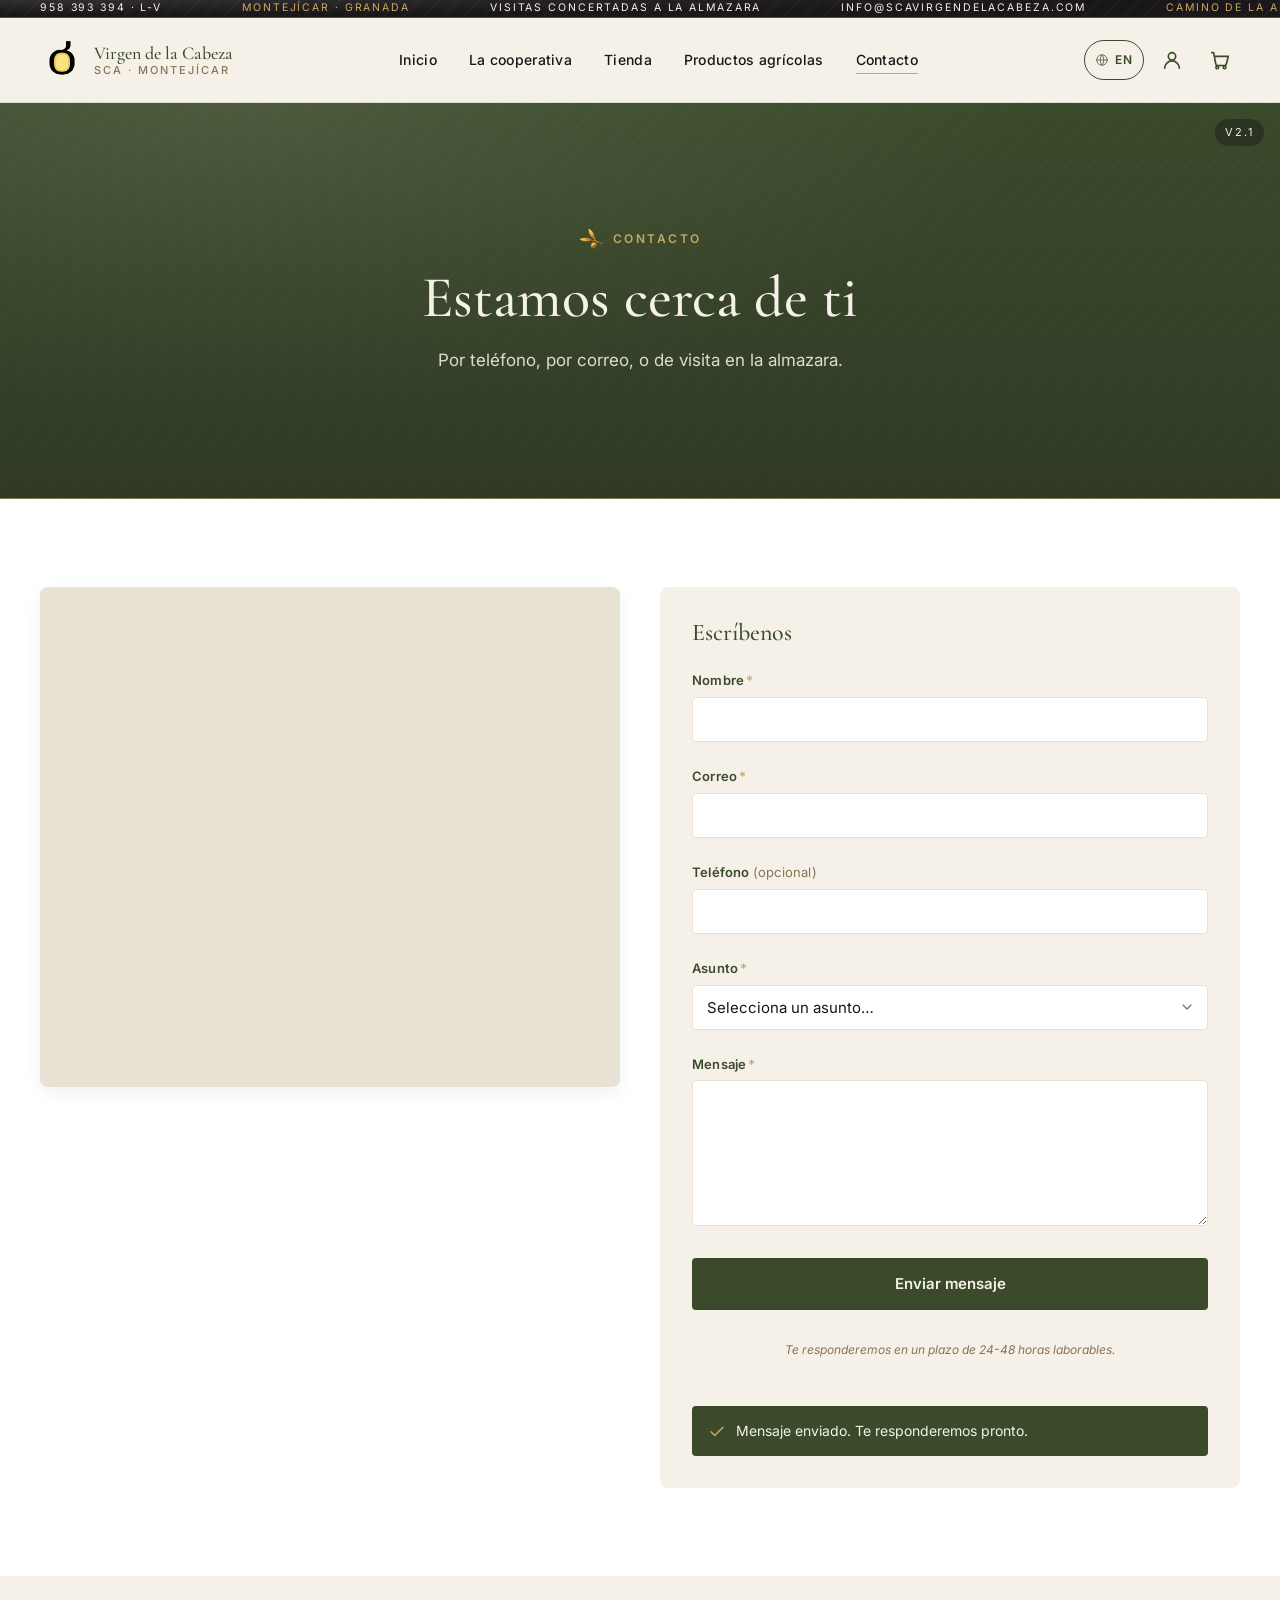
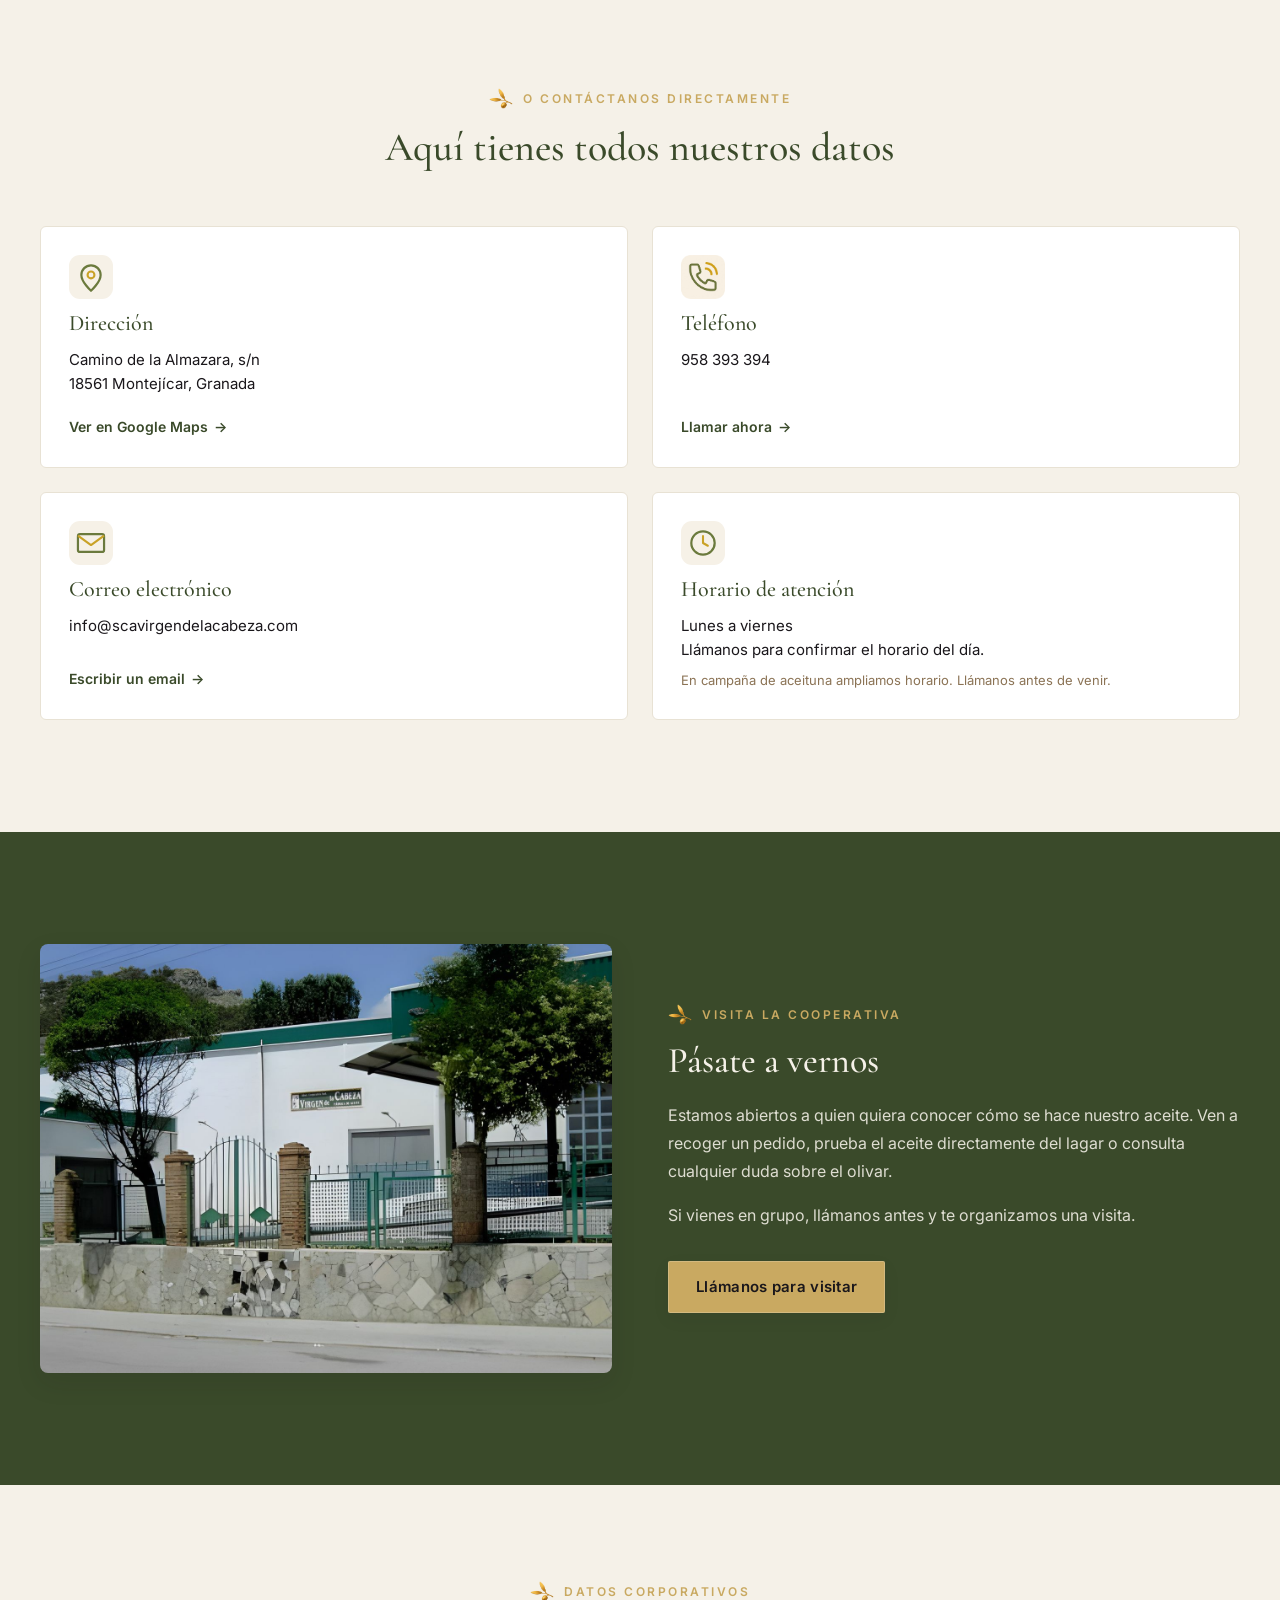
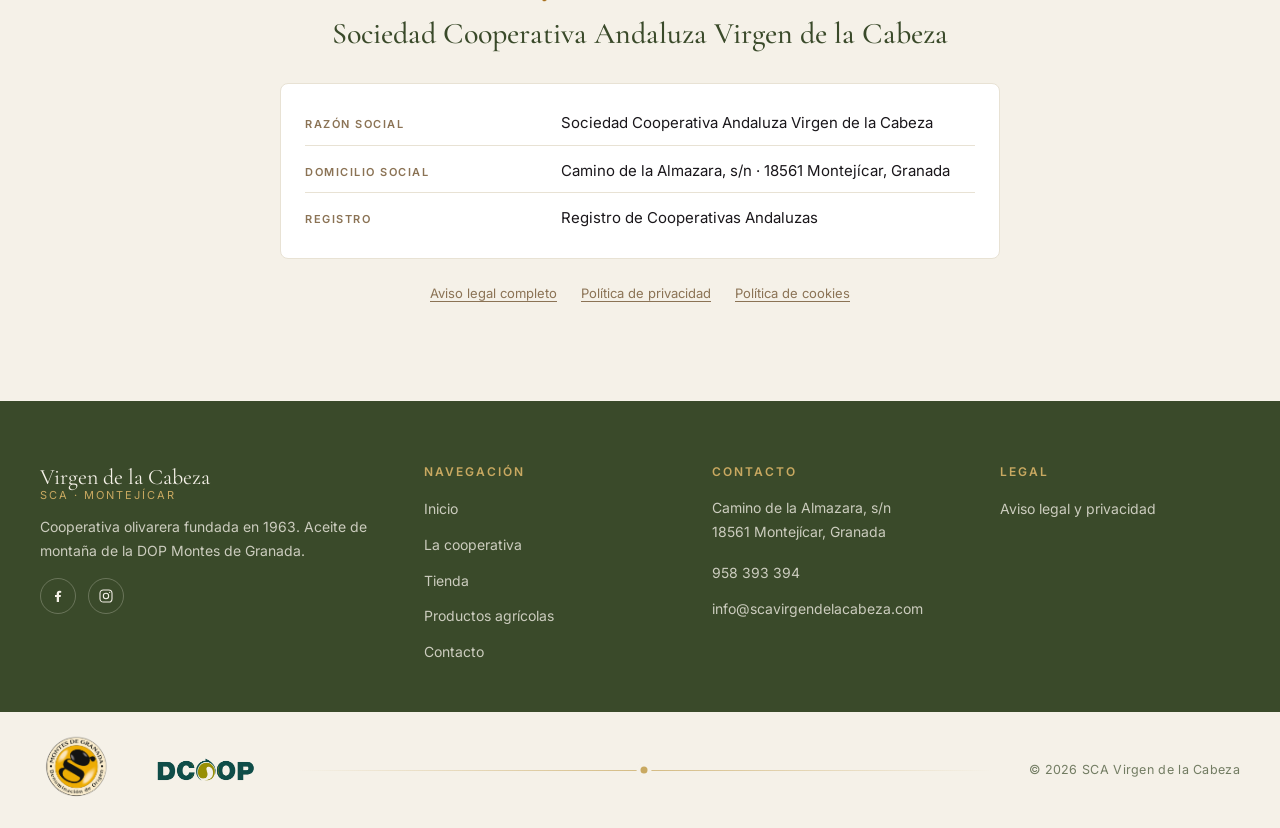
<file: contacto.html>
<!DOCTYPE html>
<html lang="es">
<head>
  <meta charset="UTF-8" />
  <meta name="viewport" content="width=device-width, initial-scale=1.0" />
  <title>Contacto · SCA Virgen de la Cabeza · v2.1</title>
  <meta name="description" content="Contacto con la cooperativa SCA Virgen de la Cabeza en Montejícar, Granada: teléfono, correo, dirección, horario y formulario." />

  <link rel="preconnect" href="https://fonts.googleapis.com" />
  <link rel="preconnect" href="https://fonts.gstatic.com" crossorigin />
  <link href="https://fonts.googleapis.com/css2?family=Cormorant+Garamond:wght@400;500;600&family=Inter:wght@400;500;600;700&display=swap" rel="stylesheet" />

  <link rel="stylesheet" href="styles/global.css" />
  <link rel="stylesheet" href="styles/componentes.css" />
  <link rel="stylesheet" href="styles/paginas.css" />
  <!-- Capa de skin v2: cargada después para sobreescribir tokens y matices estéticos -->
  <link rel="stylesheet" href="styles/skin-v2.css" />
</head>

<body>
  <div class="ticker" aria-label="Información en directo">
    <div class="ticker__track">
      <span class="ticker__item">958 393 394 · L-V</span>
      <span class="ticker__item ticker__item--alt">Montejícar · Granada</span>
      <span class="ticker__item">Visitas concertadas a la almazara</span>
      <span class="ticker__item">info@scavirgendelacabeza.com</span>
      <span class="ticker__item ticker__item--alt">Camino de la Almazara, s/n</span>
      <span class="ticker__item">958 393 394 · L-V</span>
      <span class="ticker__item ticker__item--alt">Montejícar · Granada</span>
      <span class="ticker__item">Visitas concertadas a la almazara</span>
      <span class="ticker__item">info@scavirgendelacabeza.com</span>
      <span class="ticker__item ticker__item--alt">Camino de la Almazara, s/n</span>
    </div>
  </div>
  <!-- ============================================================
       HEADER GLOBAL
       ============================================================ -->
  <header class="encabezado" role="banner">
    <div class="contenedor encabezado__inner">
      <a href="index.html" class="encabezado__logo" aria-label="SCA Virgen de la Cabeza — Inicio">
        <img src="assets/images/icons/LogoSCA.png" alt="" class="encabezado__logo-icono" aria-hidden="true" />
        <span>
          <span class="encabezado__logo-marca">Virgen de la Cabeza</span>
          <span class="encabezado__logo-sub">SCA · Montejícar</span>
        </span>
      </a>

      <nav class="encabezado__nav" aria-label="Navegación principal">
        <ul class="encabezado__nav-lista">
          <li><a class="encabezado__nav-link" href="index.html">Inicio</a></li>
          <li><a class="encabezado__nav-link" href="la-cooperativa.html">La cooperativa</a></li>
          <li><a class="encabezado__nav-link" href="tienda.html">Tienda</a></li>
          <li><a class="encabezado__nav-link" href="productos-agricolas.html">Productos agrícolas</a></li>
          <li><a class="encabezado__nav-link" href="contacto.html" aria-current="page">Contacto</a></li>
        </ul>
      </nav>

      <div class="encabezado__acciones">
        <div class="encabezado__acceso">
          <button id="abrir-acceso" class="encabezado__acceso-boton" type="button"
                  aria-controls="acceso-panel" aria-expanded="false" aria-label="Acceso socios">
            <svg viewBox="0 0 24 24" fill="none" stroke="currentColor" stroke-width="1.8" stroke-linecap="round" stroke-linejoin="round" aria-hidden="true">
              <circle cx="12" cy="8" r="4"/>
              <path d="M4 21c0-4.4 3.6-8 8-8s8 3.6 8 8"/>
            </svg>
          </button>

          <div id="acceso-panel" class="acceso-panel" role="dialog" aria-modal="false" aria-labelledby="acceso-titulo" aria-hidden="true">
            <h2 id="acceso-titulo" class="acceso-panel__titulo">Acceso socios</h2>
            <p class="acceso-panel__subtitulo">Entra en tu área privada</p>

            <form class="acceso-form" novalidate>
              <div class="acceso-form__campo">
                <label class="acceso-form__etiqueta" for="acceso-usuario">Nº de socio o email</label>
                <input class="acceso-form__input" type="text" id="acceso-usuario" name="usuario"
                       autocomplete="username"/>
              </div>
              <div class="acceso-form__campo">
                <label class="acceso-form__etiqueta" for="acceso-clave">Contraseña</label>
                <input class="acceso-form__input" type="password" id="acceso-clave" name="contrasena"
                       autocomplete="current-password" placeholder="••••••••" />
              </div>
              <button class="boton boton--primario acceso-form__boton" type="submit">Iniciar sesión</button>
              <a class="acceso-form__olvido" href="#">¿Has olvidado tu contraseña?</a>
            </form>

            <p class="acceso-panel__pie"><strong>Virgen de la Cabeza</strong> · Socios</p>
          </div>
        </div>

        <a href="carrito.html" class="encabezado__carrito" aria-label="Ver carrito">
          <svg class="encabezado__carrito-icono" viewBox="0 0 24 24" fill="none" stroke="currentColor" stroke-width="1.8" stroke-linecap="round" stroke-linejoin="round" aria-hidden="true">
            <path d="M3 4h2l2.4 12.2a2 2 0 0 0 2 1.8h7.6a2 2 0 0 0 2-1.6L21 8H6" />
            <circle cx="9" cy="20" r="1.5" />
            <circle cx="17" cy="20" r="1.5" />
          </svg>
          <span class="encabezado__carrito-contador" data-contador-carrito data-cantidad="0">0</span>
        </a>

        <button id="abrir-menu-movil" class="encabezado__hamburguesa" type="button" aria-controls="menu-movil" aria-expanded="false" aria-label="Abrir menú">
          <span></span>
          <span></span>
          <span></span>
        </button>
      </div>
    </div>

    <div id="menu-movil" class="menu-movil" aria-hidden="true">
      <nav aria-label="Navegación móvil">
        <ul class="menu-movil__lista">
          <li><a class="menu-movil__link" href="index.html">Inicio</a></li>
          <li><a class="menu-movil__link" href="la-cooperativa.html">La cooperativa</a></li>
          <li><a class="menu-movil__link" href="tienda.html">Tienda</a></li>
          <li><a class="menu-movil__link" href="productos-agricolas.html">Productos agrícolas</a></li>
          <li><a class="menu-movil__link" href="contacto.html">Contacto</a></li>
        </ul>
      </nav>
    </div>
  </header>

  <main id="contenido">

    <!-- ============================================================
         1. HERO CORTO
         ============================================================ -->
    <section class="tienda-hero" aria-labelledby="contacto-titulo">
      <img class="tienda-hero__media"
           src="assets/images/about/fotoDeLugar.jpg"
           alt=""
           aria-hidden="true" />
      <div class="tienda-hero__velo" aria-hidden="true"></div>

      <div class="contenedor tienda-hero__contenido">
        <span class="eyebrow tienda-hero__eyebrow">Contacto</span>
        <h1 id="contacto-titulo" class="tienda-hero__titulo">Estamos cerca de ti</h1>
        <p class="tienda-hero__subtitulo">Por teléfono, por correo, o de visita en la almazara.</p>
      </div>
    </section>

    <!-- ============================================================
         2. MAPA + FORMULARIO
         ============================================================ -->
    <section class="contacto-bloque al-aparecer" aria-label="Mapa y formulario de contacto">
      <div class="contenedor contacto-bloque__grid">

        <!-- Mapa: URL provisional centrada en Montejícar.
             Sustituir por la URL exacta cuando el equipo la confirme. -->
        <div class="mapa">
          <iframe
            title="Ubicación de la cooperativa Virgen de la Cabeza en Montejícar, Granada"
            src="https://www.google.com/maps/embed?pb=!1m14!1m8!1m3!1d3162.250645172952!2d-3.5049586!3d37.5727152!3m2!1i1024!2i768!4f13.1!3m3!1m2!1s0xd6e14a6e86bfcfd%3A0xefecc26225c5a0d7!2sVirgen%20de%20la%20Cabeza%2C%20Sdad.%20Coop.%20And.!5e0!3m2!1ses!2ses!4v1779090379311!5m2!1ses!2ses" width="600" height="450" style="border:0;" allowfullscreen="" loading="lazy" referrerpolicy="no-referrer-when-downgrade"
            loading="lazy"
            referrerpolicy="no-referrer-when-downgrade"
            allowfullscreen=""></iframe>
        </div>

        <!-- Formulario -->
        <form id="formulario-contacto" class="formulario" aria-labelledby="formulario-titulo">
          <h2 id="formulario-titulo" class="formulario__titulo">Escríbenos</h2>

          <div class="formulario__campos">

            <div class="campo">
              <label class="campo__etiqueta" for="campo-nombre">Nombre<span class="campo__obligatorio" aria-hidden="true">*</span></label>
              <input class="campo__input" type="text" id="campo-nombre" name="nombre" required autocomplete="name" />
              <span class="campo__error-mensaje" role="alert"></span>
            </div>

            <div class="campo">
              <label class="campo__etiqueta" for="campo-correo">Correo<span class="campo__obligatorio" aria-hidden="true">*</span></label>
              <input class="campo__input" type="email" id="campo-correo" name="correo" required autocomplete="email" />
              <span class="campo__error-mensaje" role="alert"></span>
            </div>

            <div class="campo">
              <label class="campo__etiqueta" for="campo-telefono">Teléfono <span style="color:var(--color-tierra); font-weight:400;">(opcional)</span></label>
              <input class="campo__input" type="tel" id="campo-telefono" name="telefono" autocomplete="tel" />
              <span class="campo__error-mensaje" role="alert"></span>
            </div>

            <div class="campo">
              <label class="campo__etiqueta" for="campo-asunto">Asunto<span class="campo__obligatorio" aria-hidden="true">*</span></label>
              <select class="campo__select" id="campo-asunto" name="asunto" required>
                <option value="">Selecciona un asunto…</option>
                <option value="general">Información general</option>
                <option value="pedido">Pedido</option>
                <option value="agricolas">Productos agrícolas</option>
                <option value="visita">Visitar la cooperativa</option>
                <option value="otro">Otro</option>
              </select>
              <span class="campo__error-mensaje" role="alert"></span>
            </div>

            <div class="campo">
              <label class="campo__etiqueta" for="campo-mensaje">Mensaje<span class="campo__obligatorio" aria-hidden="true">*</span></label>
              <textarea class="campo__textarea" id="campo-mensaje" name="mensaje" required minlength="10" rows="5"></textarea>
              <span class="campo__error-mensaje" role="alert"></span>
            </div>

            <button id="formulario-enviar" class="formulario__enviar" type="submit">Enviar mensaje</button>
            <p class="formulario__nota">Te responderemos en un plazo de 24-48 horas laborables.</p>

            <div id="formulario-exito" class="formulario__exito" role="status" aria-live="polite" tabindex="-1" hidden>
              <svg viewBox="0 0 24 24" fill="none" stroke="currentColor" stroke-width="2" stroke-linecap="round" stroke-linejoin="round" aria-hidden="true">
                <path d="M20 7 9 18l-5-5"/>
              </svg>
              <span>Mensaje enviado. Te responderemos pronto.</span>
            </div>

          </div>
        </form>

      </div>
    </section>

    <!-- ============================================================
         3. INFORMACIÓN DE CONTACTO DIRECTO
         ============================================================ -->
    <section class="contacto-info al-aparecer" aria-labelledby="contacto-info-titulo">
      <div class="contenedor">
        <div class="encabezado-bloque">
          <span class="eyebrow">O contáctanos directamente</span>
          <h2 id="contacto-info-titulo" class="titulo-bloque">Aquí tienes todos nuestros datos</h2>
        </div>

        <div class="contacto-info__grid">

          <article class="tarjeta-contacto al-aparecer-hijo">
            <img class="tarjeta-contacto__icono" src="assets/images/icons/pin.svg" alt="" aria-hidden="true" />
            <h3 class="tarjeta-contacto__titulo">Dirección</h3>
            <p class="tarjeta-contacto__contenido">
              Camino de la Almazara, s/n<br />
              18561 Montejícar, Granada
            </p>
            <a class="tarjeta-contacto__enlace" href="https://maps.app.goo.gl/vEcp6jfTcckGGArx8" target="_blank" rel="noopener noreferrer">
              Ver en Google Maps <span class="flecha" aria-hidden="true">→</span>
            </a>
          </article>

          <article class="tarjeta-contacto al-aparecer-hijo">
            <img class="tarjeta-contacto__icono" src="assets/images/icons/phone.png" alt="" aria-hidden="true" />
            <h3 class="tarjeta-contacto__titulo">Teléfono</h3>
            <p class="tarjeta-contacto__contenido">958 393 394</p>
            <a class="tarjeta-contacto__enlace" href="tel:+34958393394">
              Llamar ahora <span class="flecha" aria-hidden="true">→</span>
            </a>
          </article>

          <article class="tarjeta-contacto al-aparecer-hijo">
            <img class="tarjeta-contacto__icono" src="assets/images/icons/mail.svg" alt="" aria-hidden="true" />
            <h3 class="tarjeta-contacto__titulo">Correo electrónico</h3>
            <p class="tarjeta-contacto__contenido">info@scavirgendelacabeza.com</p>
            <a class="tarjeta-contacto__enlace" href="mailto:info@scavirgendelacabeza.com">
              Escribir un email <span class="flecha" aria-hidden="true">→</span>
            </a>
          </article>

          <article class="tarjeta-contacto al-aparecer-hijo">
            <img class="tarjeta-contacto__icono" src="assets/images/icons/clock.svg" alt="" aria-hidden="true" />
            <h3 class="tarjeta-contacto__titulo">Horario de atención</h3>
            <p class="tarjeta-contacto__contenido">
              Lunes a viernes<br />
              Llámanos para confirmar el horario del día.
              <em>En campaña de aceituna ampliamos horario. Llámanos antes de venir.</em>
            </p>
          </article>

        </div>
      </div>
    </section>

    <!-- ============================================================
         4. VISITA LA COOPERATIVA
         ============================================================ -->
    <section class="visita al-aparecer" aria-labelledby="visita-titulo">
      <div class="contenedor visita__grid">

        <div class="visita__imagen-wrapper">
          <img class="visita__imagen"
               src="assets/images/about/fotoDeLugar.jpg"
               alt="Entrada exterior de la almazara de la cooperativa Virgen de la Cabeza"
               loading="lazy" />
        </div>

        <div class="visita__texto-wrapper">
          <span class="eyebrow">Visita la cooperativa</span>
          <h2 id="visita-titulo" class="visita__titulo">Pásate a vernos</h2>
          <p class="visita__texto">Estamos abiertos a quien quiera conocer cómo se hace nuestro aceite. Ven a recoger un pedido, prueba el aceite directamente del lagar o consulta cualquier duda sobre el olivar.</p>
          <p class="visita__texto">Si vienes en grupo, llámanos antes y te organizamos una visita.</p>
          <a href="tel:+34958393394" class="boton boton--primario visita__cta">Llámanos para visitar</a>
        </div>

      </div>
    </section>

    <!-- ============================================================
         5. AVISO LEGAL Y DATOS CORPORATIVOS
         ============================================================ -->
    <section class="datos-corp al-aparecer" aria-labelledby="datos-corp-titulo">
      <div class="contenedor datos-corp__inner">
        <span class="eyebrow">Datos corporativos</span>
        <h2 id="datos-corp-titulo" class="datos-corp__titulo">Sociedad Cooperativa Andaluza Virgen de la Cabeza</h2>

        <dl class="datos-corp__lista">
          <div class="datos-corp__fila">
            <dt class="datos-corp__etiqueta">Razón social</dt>
            <dd class="datos-corp__valor">Sociedad Cooperativa Andaluza Virgen de la Cabeza</dd>
          </div>
          <div class="datos-corp__fila">
            <dt class="datos-corp__etiqueta">Domicilio social</dt>
            <dd class="datos-corp__valor">Camino de la Almazara, s/n · 18561 Montejícar, Granada</dd>
          </div>
          <div class="datos-corp__fila">
            <dt class="datos-corp__etiqueta">Registro</dt>
            <dd class="datos-corp__valor">Registro de Cooperativas Andaluzas</dd>
          </div>
        </dl>

        <div class="datos-corp__enlaces">
          <a href="aviso-legal.html">Aviso legal completo</a>
          <a href="privacidad.html">Política de privacidad</a>
          <a href="cookies.html">Política de cookies</a>
        </div>
      </div>
    </section>

  </main>

  <!-- ============================================================
       FOOTER GLOBAL
       ============================================================ -->
  <footer class="pie" role="contentinfo">
    <div class="contenedor">
      <div class="pie__grid">
        <!-- Columna 1: marca + redes -->
        <div class="pie__columna">
          <div class="pie__marca">
            Virgen de la Cabeza
            <span class="pie__marca-sub">SCA · Montejícar</span>
          </div>
          <p class="pie__texto">Cooperativa olivarera fundada en 1963. Aceite de montaña de la DOP Montes de Granada.</p>
          <div class="pie__redes">
            <a class="pie__red" href="https://www.facebook.com/scavirgendelacabeza/?locale=es_ES" target="_blank" rel="noopener noreferrer" aria-label="Facebook">
              <svg width="16" height="16" viewBox="0 0 24 24" fill="currentColor" aria-hidden="true"><path d="M13.5 21v-7.5h2.5l.4-3H13.5V8.7c0-.9.3-1.5 1.6-1.5h1.7V4.4A24 24 0 0 0 14.3 4c-2.5 0-4.2 1.5-4.2 4.3v2.2H7.5v3h2.6V21h3.4Z"/></svg>
            </a>
            <a class="pie__red" href="https://www.instagram.com/scavirgendelacabeza" target="_blank" rel="noopener noreferrer" aria-label="Instagram">
              <svg width="16" height="16" viewBox="0 0 24 24" fill="none" stroke="currentColor" stroke-width="1.6" aria-hidden="true">
                <rect x="3" y="3" width="18" height="18" rx="5"/>
                <circle cx="12" cy="12" r="4"/>
                <circle cx="17.5" cy="6.5" r="1" fill="currentColor" stroke="none"/>
              </svg>
            </a>
          </div>
        </div>

        <!-- Columna 2: navegación -->
        <div class="pie__columna">
          <h3>Navegación</h3>
          <ul class="pie__lista">
            <li><a href="index.html">Inicio</a></li>
            <li><a href="la-cooperativa.html">La cooperativa</a></li>
            <li><a href="tienda.html">Tienda</a></li>
            <li><a href="productos-agricolas.html">Productos agrícolas</a></li>
            <li><a href="contacto.html">Contacto</a></li>
          </ul>
        </div>

        <!-- Columna 3: contacto -->
        <div class="pie__columna">
          <h3>Contacto</h3>
          <p class="pie__texto">
            Camino de la Almazara, s/n<br />
            18561 Montejícar, Granada
          </p>
          <ul class="pie__lista">
            <li><a href="tel:+34958393394">958 393 394</a></li>
            <li><a href="mailto:info@scavirgendelacabeza.com">info@scavirgendelacabeza.com</a></li>
          </ul>
        </div>

        <!-- Columna 4: legales -->
        <div class="pie__columna">
          <h3>Legal</h3>
          <ul class="pie__lista">
            <li><a href="aviso-legal.html">Aviso legal y privacidad</a></li>
          </ul>
        </div>
      </div>
    </div>

    <!-- Franja inferior a ancho completo -->
    <div class="pie__franja">
      <div class="pie__franja-inner">
        <div class="pie__sellos">
          <img src="assets/images/certifications/montes-de-granada.png" alt="DOP Montes de Granada" />
          <img src="assets/images/certifications/dcoop.png" alt="DCOOP" />
        </div>
        <span class="pie__franja-sep" aria-hidden="true"></span>
        <p class="pie__copyright">© <span id="anyo-actual">2026</span> SCA Virgen de la Cabeza</p>
      </div>
    </div>
  </footer>

  <button id="subir-arriba" class="subir-arriba" type="button" aria-label="Volver arriba">
    <svg viewBox="0 0 24 24" fill="none" stroke="currentColor" stroke-width="2" stroke-linecap="round" stroke-linejoin="round" aria-hidden="true">
      <polyline points="6 15 12 9 18 15" />
    </svg>
  </button>

  <script>
    document.getElementById('anyo-actual').textContent = new Date().getFullYear();
  </script>
  <script src="scripts/main.js" defer></script>
  <script src="scripts/contacto.js" defer></script>
<script src="scripts/i18n.js" defer></script>
</body>
</html>
</file>
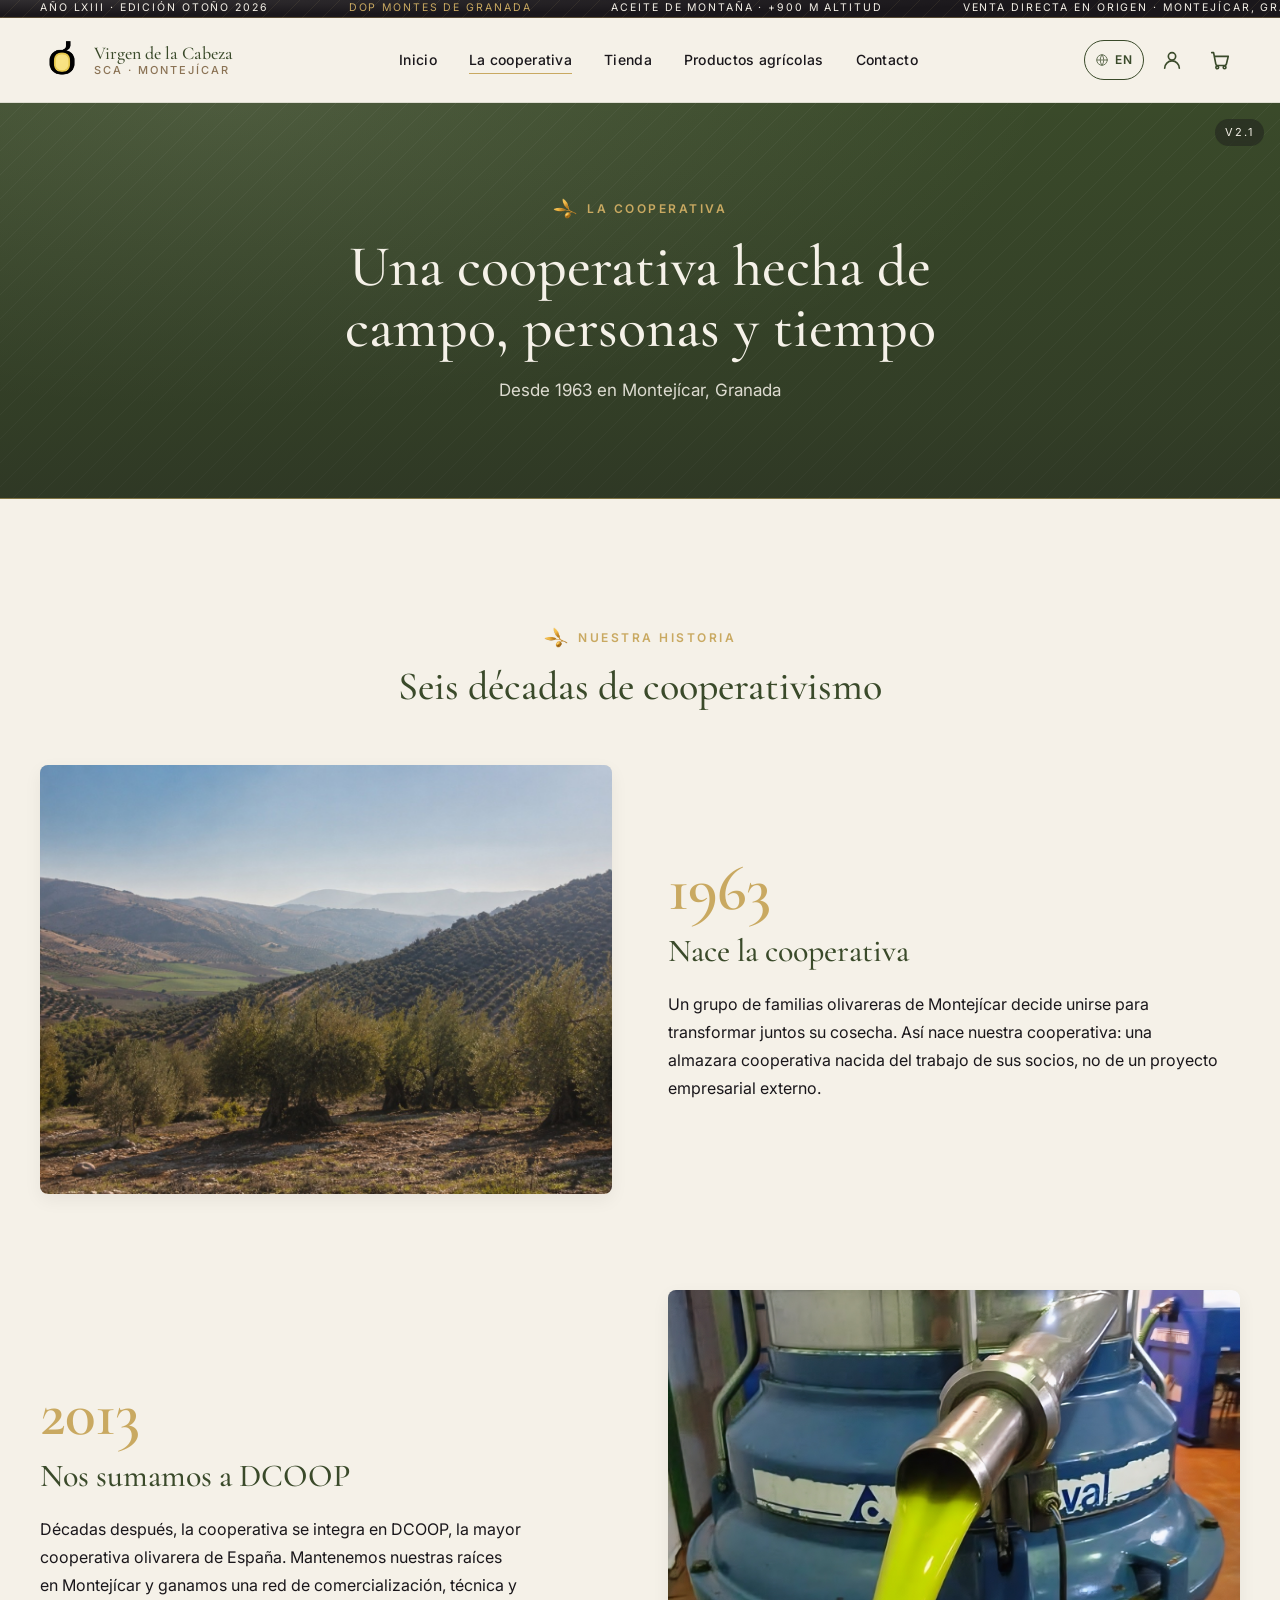
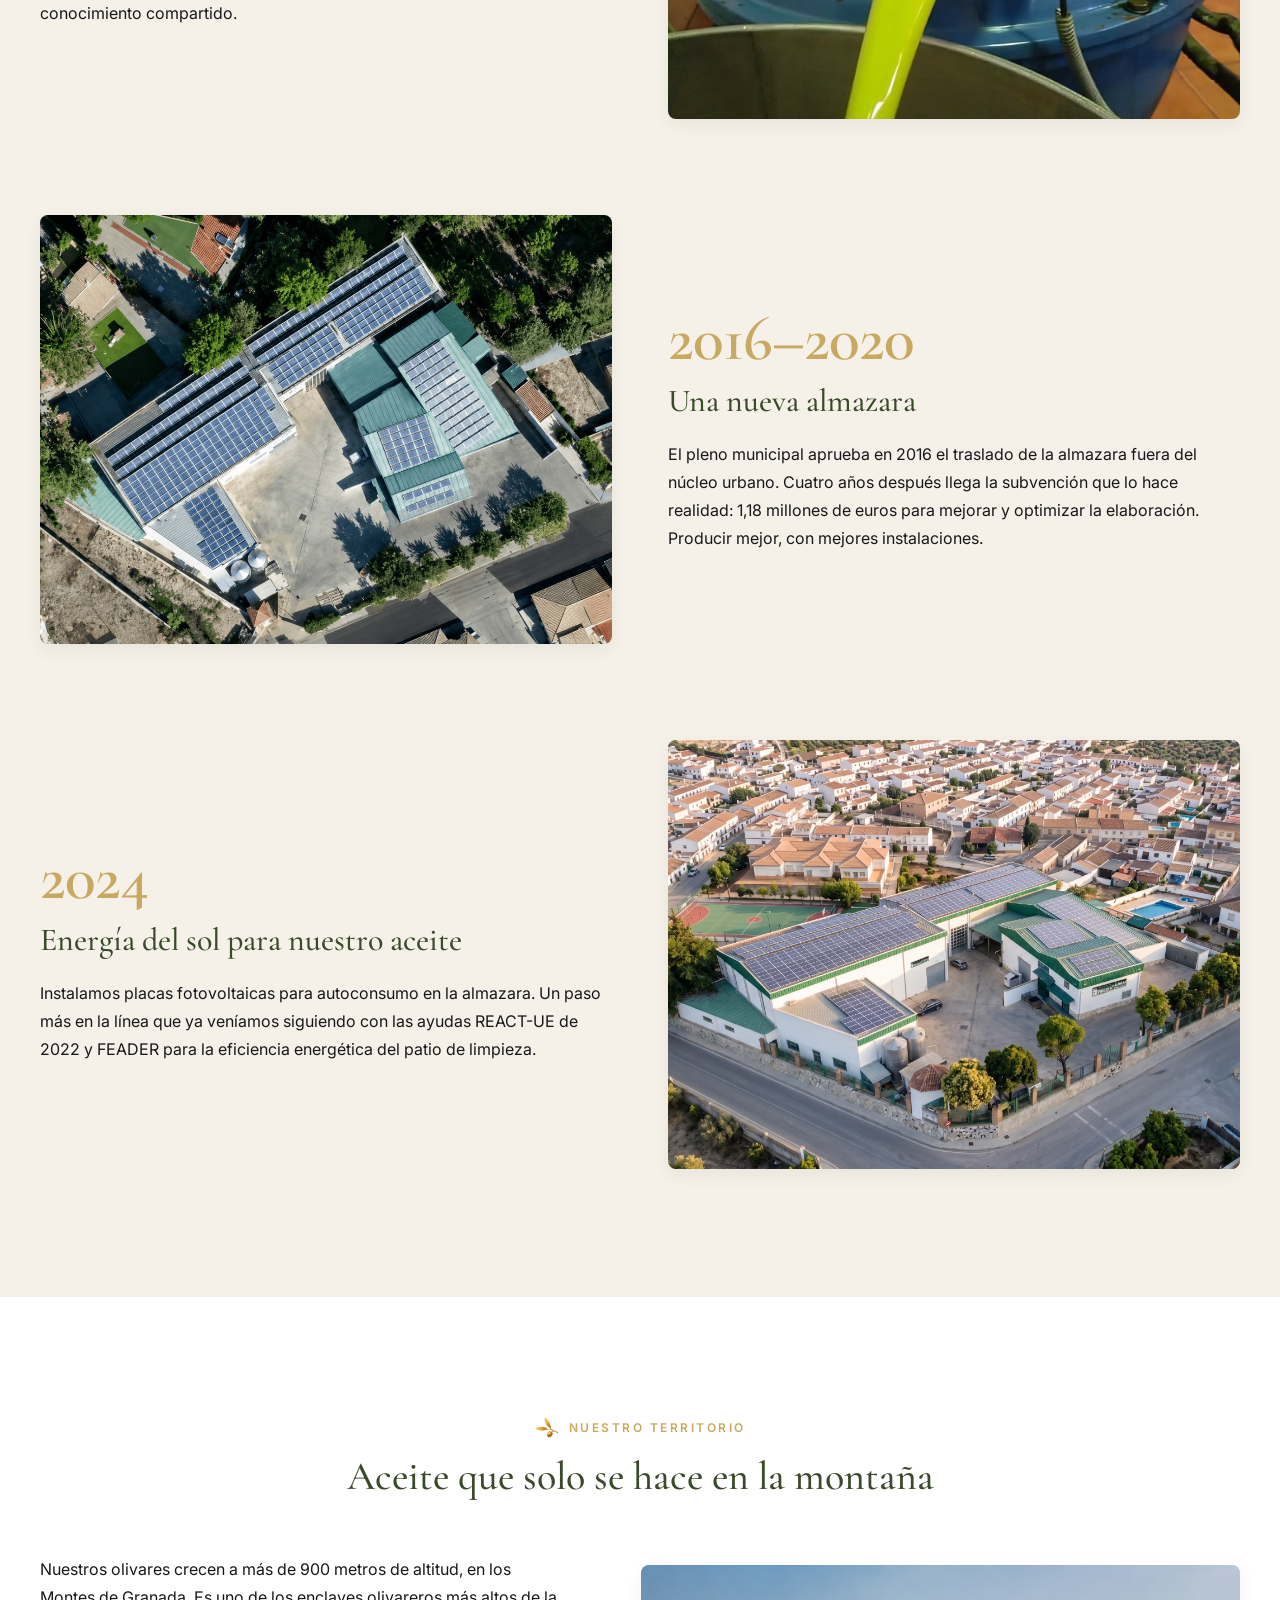
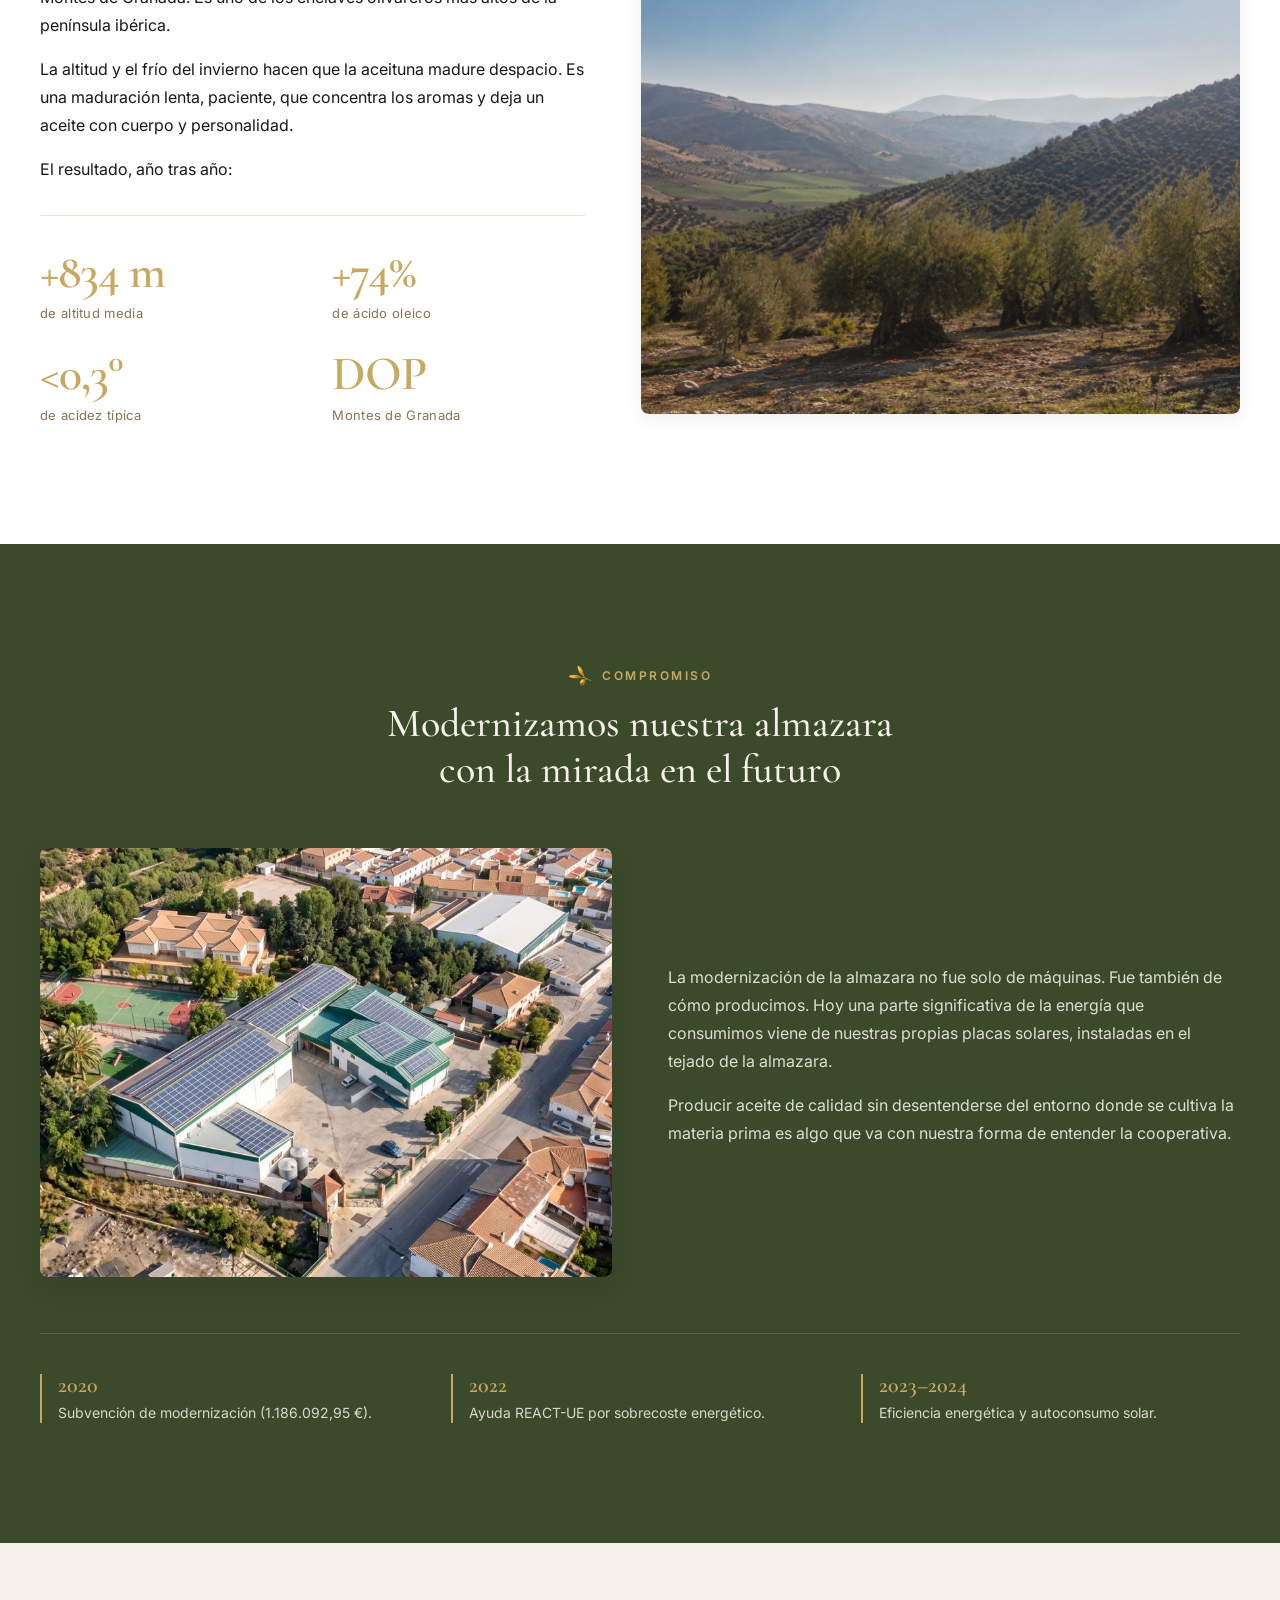
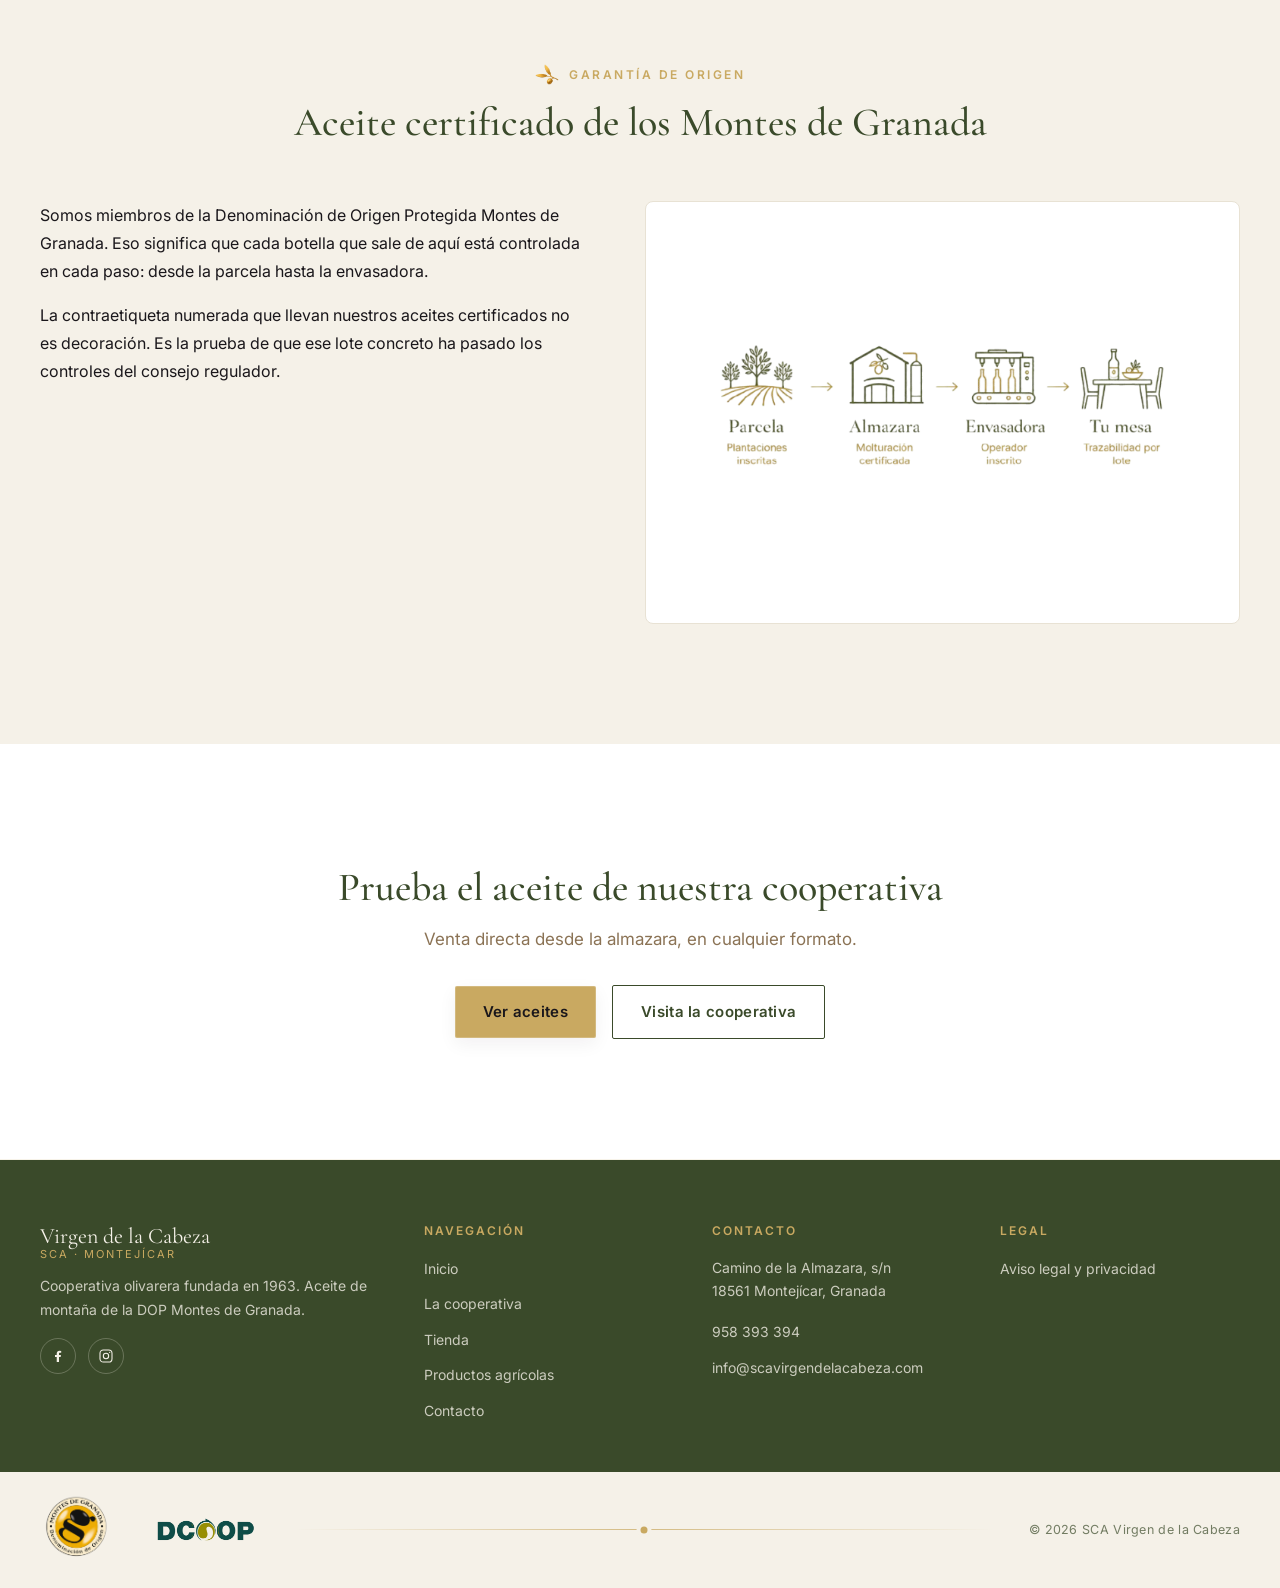
<file: la-cooperativa.html>
<!DOCTYPE html>
<html lang="es">
<head>
  <meta charset="UTF-8" />
  <meta name="viewport" content="width=device-width, initial-scale=1.0" />
  <title>La cooperativa · SCA Virgen de la Cabeza · v2.1</title>
  <meta name="description" content="Cooperativa olivarera fundada en 1963 en Montejícar (Granada). Historia, territorio, modernización y certificación DOP Montes de Granada." />

  <link rel="preconnect" href="https://fonts.googleapis.com" />
  <link rel="preconnect" href="https://fonts.gstatic.com" crossorigin />
  <link href="https://fonts.googleapis.com/css2?family=Cormorant+Garamond:wght@400;500;600&family=Inter:wght@400;500;600;700&display=swap" rel="stylesheet" />

  <link rel="stylesheet" href="styles/global.css" />
  <link rel="stylesheet" href="styles/componentes.css" />
  <link rel="stylesheet" href="styles/paginas.css" />
  <!-- Capa de skin v2: cargada después para sobreescribir tokens y matices estéticos -->
  <link rel="stylesheet" href="styles/skin-v2.css" />
</head>

<body>
  <!-- TICKER -->
  <div class="ticker" aria-label="Información en directo">
    <div class="ticker__track">
      <span class="ticker__item">Año LXIII · Edición Otoño 2026</span>
      <span class="ticker__item ticker__item--alt">DOP Montes de Granada</span>
      <span class="ticker__item">Aceite de montaña · +900 m altitud</span>
      <span class="ticker__item">Venta directa en origen · Montejícar, Granada</span>
      <span class="ticker__item ticker__item--alt">Único Frutado · Edición Limitada disponible</span>
      <span class="ticker__item">Recogida gratuita en cooperativa</span>
      <span class="ticker__item">Año LXIII · Edición Otoño 2026</span>
      <span class="ticker__item ticker__item--alt">DOP Montes de Granada</span>
      <span class="ticker__item">Aceite de montaña · +900 m altitud</span>
      <span class="ticker__item">Venta directa en origen · Montejícar, Granada</span>
      <span class="ticker__item ticker__item--alt">Único Frutado · Edición Limitada disponible</span>
      <span class="ticker__item">Recogida gratuita en cooperativa</span>
    </div>
  </div>
  <!-- ============================================================
       HEADER GLOBAL
       ============================================================ -->
  <header class="encabezado" role="banner">
    <div class="contenedor encabezado__inner">
      <a href="index.html" class="encabezado__logo" aria-label="SCA Virgen de la Cabeza — Inicio">
        <img src="assets/images/icons/LogoSCA.png" alt="" class="encabezado__logo-icono" aria-hidden="true" />
        <span>
          <span class="encabezado__logo-marca">Virgen de la Cabeza</span>
          <span class="encabezado__logo-sub">SCA · Montejícar</span>
        </span>
      </a>

      <nav class="encabezado__nav" aria-label="Navegación principal">
        <ul class="encabezado__nav-lista">
          <li><a class="encabezado__nav-link" href="index.html">Inicio</a></li>
          <li><a class="encabezado__nav-link" href="la-cooperativa.html" aria-current="page">La cooperativa</a></li>
          <li><a class="encabezado__nav-link" href="tienda.html">Tienda</a></li>
          <li><a class="encabezado__nav-link" href="productos-agricolas.html">Productos agrícolas</a></li>
          <li><a class="encabezado__nav-link" href="contacto.html">Contacto</a></li>
        </ul>
      </nav>

      <div class="encabezado__acciones">
        <div class="encabezado__acceso">
          <button id="abrir-acceso" class="encabezado__acceso-boton" type="button"
                  aria-controls="acceso-panel" aria-expanded="false" aria-label="Acceso socios">
            <svg viewBox="0 0 24 24" fill="none" stroke="currentColor" stroke-width="1.8" stroke-linecap="round" stroke-linejoin="round" aria-hidden="true">
              <circle cx="12" cy="8" r="4"/>
              <path d="M4 21c0-4.4 3.6-8 8-8s8 3.6 8 8"/>
            </svg>
          </button>

          <div id="acceso-panel" class="acceso-panel" role="dialog" aria-modal="false" aria-labelledby="acceso-titulo" aria-hidden="true">
            <h2 id="acceso-titulo" class="acceso-panel__titulo">Acceso socios</h2>
            <p class="acceso-panel__subtitulo">Entra en tu área privada</p>

            <form class="acceso-form" novalidate>
              <div class="acceso-form__campo">
                <label class="acceso-form__etiqueta" for="acceso-usuario">Nº de socio o email</label>
                <input class="acceso-form__input" type="text" id="acceso-usuario" name="usuario"
                       autocomplete="username"/>
              </div>
              <div class="acceso-form__campo">
                <label class="acceso-form__etiqueta" for="acceso-clave">Contraseña</label>
                <input class="acceso-form__input" type="password" id="acceso-clave" name="contrasena"
                       autocomplete="current-password" placeholder="••••••••" />
              </div>
              <button class="boton boton--primario acceso-form__boton" type="submit">Iniciar sesión</button>
              <a class="acceso-form__olvido" href="#">¿Has olvidado tu contraseña?</a>
            </form>

            <p class="acceso-panel__pie"><strong>Virgen de la Cabeza</strong> · Socios</p>
          </div>
        </div>

        <a href="carrito.html" class="encabezado__carrito" aria-label="Ver carrito">
          <svg class="encabezado__carrito-icono" viewBox="0 0 24 24" fill="none" stroke="currentColor" stroke-width="1.8" stroke-linecap="round" stroke-linejoin="round" aria-hidden="true">
            <path d="M3 4h2l2.4 12.2a2 2 0 0 0 2 1.8h7.6a2 2 0 0 0 2-1.6L21 8H6" />
            <circle cx="9" cy="20" r="1.5" />
            <circle cx="17" cy="20" r="1.5" />
          </svg>
          <span class="encabezado__carrito-contador" data-contador-carrito data-cantidad="0">0</span>
        </a>

        <button id="abrir-menu-movil" class="encabezado__hamburguesa" type="button" aria-controls="menu-movil" aria-expanded="false" aria-label="Abrir menú">
          <span></span>
          <span></span>
          <span></span>
        </button>
      </div>
    </div>

    <div id="menu-movil" class="menu-movil" aria-hidden="true">
      <nav aria-label="Navegación móvil">
        <ul class="menu-movil__lista">
          <li><a class="menu-movil__link" href="index.html">Inicio</a></li>
          <li><a class="menu-movil__link" href="la-cooperativa.html">La cooperativa</a></li>
          <li><a class="menu-movil__link" href="tienda.html">Tienda</a></li>
          <li><a class="menu-movil__link" href="productos-agricolas.html">Productos agrícolas</a></li>
          <li><a class="menu-movil__link" href="contacto.html">Contacto</a></li>
        </ul>
      </nav>
    </div>
  </header>

  <main id="contenido">
    <!-- ============================================================
         1. HERO SECUNDARIO
         ============================================================ -->
    <section class="tienda-hero" aria-labelledby="hero-coop-titulo">
      <img class="tienda-hero__media"
           src="assets/images/about/fotoDeLugar.jpg"
           alt=""
           aria-hidden="true" />
      <div class="tienda-hero__velo" aria-hidden="true"></div>

      <div class="contenedor tienda-hero__contenido">
        <span class="eyebrow tienda-hero__eyebrow">La cooperativa</span>
        <h1 id="hero-coop-titulo" class="tienda-hero__titulo">Una cooperativa hecha de campo, personas y tiempo</h1>
        <p class="tienda-hero__subtitulo">Desde 1963 en Montejícar, Granada</p>
      </div>
    </section>

    <!-- ============================================================
         2. HISTORIA NARRATIVA (zig-zag)
         ============================================================ -->
    <section class="historia al-aparecer" aria-labelledby="historia-titulo">
      <div class="contenedor">
        <div class="encabezado-bloque">
          <span class="eyebrow">Nuestra historia</span>
          <h2 id="historia-titulo" class="titulo-bloque">Seis décadas de cooperativismo</h2>
        </div>

        <div class="historia__lista">

          <article class="historia__bloque al-aparecer-hijo">
            <div class="historia__imagen-wrapper">
              <img class="historia__imagen"
                   src="assets/images/history-timeline/1963-origen.jpg"
                   alt="Olivar antiguo de Montejícar, evocación del año de fundación de la cooperativa"
                   loading="lazy" />
            </div>
            <div class="historia__texto-wrapper">
              <div class="historia__anyo">1963</div>
              <h3 class="historia__titulo">Nace la cooperativa</h3>
              <p class="historia__texto">Un grupo de familias olivareras de Montejícar decide unirse para transformar juntos su cosecha. Así nace nuestra cooperativa: una almazara cooperativa nacida del trabajo de sus socios, no de un proyecto empresarial externo.</p>
            </div>
          </article>

          <article class="historia__bloque al-aparecer-hijo">
            <div class="historia__imagen-wrapper">
              <img class="historia__imagen"
                   src="assets/images/history-timeline/aceiteTanque2.jpg"
                   alt="Tanques de aceite en una almazara del grupo DCOOP"
                   loading="lazy" />
            </div>
            <div class="historia__texto-wrapper">
              <div class="historia__anyo">2013</div>
              <h3 class="historia__titulo">Nos sumamos a DCOOP</h3>
              <p class="historia__texto">Décadas después, la cooperativa se integra en DCOOP, la mayor cooperativa olivarera de España. Mantenemos nuestras raíces en Montejícar y ganamos una red de comercialización, técnica y conocimiento compartido.</p>
            </div>
          </article>

          <article class="historia__bloque al-aparecer-hijo">
            <div class="historia__imagen-wrapper">
              <img class="historia__imagen"
                   src="assets/images/history-timeline/2016-traslado.jpg"
                   alt="Fachada de la almazara actual de la cooperativa, modernizada entre 2016 y 2020"
                   loading="lazy" />
            </div>
            <div class="historia__texto-wrapper">
              <div class="historia__anyo">2016&ndash;2020</div>
              <h3 class="historia__titulo">Una nueva almazara</h3>
              <p class="historia__texto">El pleno municipal aprueba en 2016 el traslado de la almazara fuera del núcleo urbano. Cuatro años después llega la subvención que lo hace realidad: 1,18 millones de euros para mejorar y optimizar la elaboración. Producir mejor, con mejores instalaciones.</p>
            </div>
          </article>

          <article class="historia__bloque al-aparecer-hijo">
            <div class="historia__imagen-wrapper">
              <img class="historia__imagen"
                   src="assets/images/history-timeline/Edificio_puro.jpg"
                   alt="Placas fotovoltaicas instaladas en el tejado de la almazara"
                   loading="lazy" />
            </div>
            <div class="historia__texto-wrapper">
              <div class="historia__anyo">2024</div>
              <h3 class="historia__titulo">Energía del sol para nuestro aceite</h3>
              <p class="historia__texto">Instalamos placas fotovoltaicas para autoconsumo en la almazara. Un paso más en la línea que ya veníamos siguiendo con las ayudas REACT-UE de 2022 y FEADER para la eficiencia energética del patio de limpieza.</p>
            </div>
          </article>

        </div>
      </div>
    </section>

    <!-- ============================================================
         3. EL OLIVAR DE MONTAÑA
         ============================================================ -->
    <section class="olivar al-aparecer" aria-labelledby="olivar-titulo">
      <div class="contenedor">
        <div class="encabezado-bloque">
          <span class="eyebrow">Nuestro territorio</span>
          <h2 id="olivar-titulo" class="titulo-bloque">Aceite que solo se hace en la montaña</h2>
        </div>

        <div class="olivar__grid">
          <div class="olivar__texto-wrapper">
            <p>Nuestros olivares crecen a más de 900 metros de altitud, en los Montes de Granada. Es uno de los enclaves olivareros más altos de la península ibérica.</p>
            <p>La altitud y el frío del invierno hacen que la aceituna madure despacio. Es una maduración lenta, paciente, que concentra los aromas y deja un aceite con cuerpo y personalidad.</p>
            <p>El resultado, año tras año:</p>

            <div class="olivar__datos">
              <div class="dato">
                <p class="dato__valor"
                   data-contador-final="900"
                   data-contador-prefijo="+"
                   data-contador-sufijo=" m">+900 m</p>
                <p class="dato__detalle">de altitud media</p>
              </div>
              <div class="dato">
                <p class="dato__valor"
                   data-contador-final="80"
                   data-contador-prefijo="+"
                   data-contador-sufijo="%">+80%</p>
                <p class="dato__detalle">de ácido oleico</p>
              </div>
              <div class="dato">
                <p class="dato__valor"
                   data-contador-final="0.3"
                   data-contador-decimales="1"
                   data-contador-prefijo="&lt;"
                   data-contador-sufijo="°">&lt;0,3°</p>
                <p class="dato__detalle">de acidez típica</p>
              </div>
              <div class="dato">
                <p class="dato__valor">DOP</p>
                <p class="dato__detalle">Montes de Granada</p>
              </div>
            </div>
          </div>

          <div class="olivar__imagen-wrapper">
            <img class="olivar__imagen"
                 src="assets/images/history-timeline/1963-origen.jpg"
                 alt="Paisaje del olivar de montaña a más de 900 metros, con la sierra al fondo"
                 loading="lazy" />
          </div>
        </div>
      </div>
    </section>

    <!-- ============================================================
         4. MODERNIZACIÓN Y MEDIO AMBIENTE
         ============================================================ -->
    <section class="modernizacion al-aparecer" aria-labelledby="modernizacion-titulo">
      <div class="contenedor">
        <div style="text-align:center; max-width:720px; margin: 0 auto 56px;">
          <span class="eyebrow">Compromiso</span>
          <h2 id="modernizacion-titulo" class="modernizacion__titulo">Modernizamos nuestra almazara con la mirada en el futuro</h2>
        </div>

        <div class="modernizacion__grid">
          <div class="modernizacion__imagen-wrapper">
            <img class="modernizacion__imagen"
                 src="assets/images/history-timeline/edificio2.jpg"
                 alt="Placas solares instaladas en el tejado de la almazara"
                 loading="lazy" />
          </div>
          <div class="modernizacion__texto">
            <p>La modernización de la almazara no fue solo de máquinas. Fue también de cómo producimos. Hoy una parte significativa de la energía que consumimos viene de nuestras propias placas solares, instaladas en el tejado de la almazara.</p>
            <p>Producir aceite de calidad sin desentenderse del entorno donde se cultiva la materia prima es algo que va con nuestra forma de entender la cooperativa.</p>
          </div>
        </div>

        <!-- Línea de validaciones públicas -->
        <div class="validaciones" role="list">
          <div class="validacion" role="listitem">
            <span class="validacion__anyo">2020</span>
            <p class="validacion__texto">Subvención de modernización (1.186.092,95&nbsp;€).</p>
          </div>
          <div class="validacion" role="listitem">
            <span class="validacion__anyo">2022</span>
            <p class="validacion__texto">Ayuda REACT-UE por sobrecoste energético.</p>
          </div>
          <div class="validacion" role="listitem">
            <span class="validacion__anyo">2023&ndash;2024</span>
            <p class="validacion__texto">Eficiencia energética y autoconsumo solar.</p>
          </div>
        </div>
      </div>
    </section>

    <!-- ============================================================
         5. DOP Y TRAZABILIDAD
         ============================================================ -->
    <section class="trazabilidad al-aparecer" aria-labelledby="trazabilidad-titulo">
      <div class="contenedor">
        <div class="encabezado-bloque">
          <span class="eyebrow">Garantía de origen</span>
          <h2 id="trazabilidad-titulo" class="titulo-bloque">Aceite certificado de los Montes de Granada</h2>
        </div>

        <div class="trazabilidad__grid">
          <div class="trazabilidad__texto">
            <p>Somos miembros de la Denominación de Origen Protegida Montes de Granada. Eso significa que cada botella
              que sale de aquí está controlada en cada paso: desde la parcela hasta la envasadora.</p>
            <p>La contraetiqueta numerada que llevan nuestros aceites certificados no es decoración. Es la prueba de que
              ese lote concreto ha pasado los controles del consejo regulador.</p>

          </div>

          <!-- Diagrama estático de trazabilidad (4 pasos) -->
          <div class="diagrama">
            <div class="contraetiqueta">
              <img src="assets/images/icons/contraetiqueta.png" alt="Contraetiqueta DOP">
            </div>
          </div>
        </div>
      </div>
    </section>

    <!-- ============================================================
         6. CTA FINAL
         ============================================================ -->
    <section class="cta-final al-aparecer" aria-labelledby="cta-final-titulo">
      <div class="contenedor">
        <h2 id="cta-final-titulo" class="cta-final__titulo">Prueba el aceite de nuestra cooperativa</h2>
        <p class="cta-final__subtitulo">Venta directa desde la almazara, en cualquier formato.</p>
        <div class="cta-final__botones">
          <a href="tienda.html" class="boton boton--primario">Ver aceites</a>
          <a href="contacto.html" class="boton boton--secundario">Visita la cooperativa</a>
        </div>
      </div>
    </section>

  </main>

  <!-- ============================================================
       FOOTER GLOBAL
       ============================================================ -->
  <footer class="pie" role="contentinfo">
    <div class="contenedor">
      <div class="pie__grid">
        <!-- Columna 1: marca + redes -->
        <div class="pie__columna">
          <div class="pie__marca">
            Virgen de la Cabeza
            <span class="pie__marca-sub">SCA · Montejícar</span>
          </div>
          <p class="pie__texto">Cooperativa olivarera fundada en 1963. Aceite de montaña de la DOP Montes de Granada.</p>
          <div class="pie__redes">
            <a class="pie__red" href="https://www.facebook.com/scavirgendelacabeza/?locale=es_ES" target="_blank" rel="noopener noreferrer" aria-label="Facebook">
              <svg width="16" height="16" viewBox="0 0 24 24" fill="currentColor" aria-hidden="true"><path d="M13.5 21v-7.5h2.5l.4-3H13.5V8.7c0-.9.3-1.5 1.6-1.5h1.7V4.4A24 24 0 0 0 14.3 4c-2.5 0-4.2 1.5-4.2 4.3v2.2H7.5v3h2.6V21h3.4Z"/></svg>
            </a>
            <a class="pie__red" href="https://www.instagram.com/scavirgendelacabeza" target="_blank" rel="noopener noreferrer" aria-label="Instagram">
              <svg width="16" height="16" viewBox="0 0 24 24" fill="none" stroke="currentColor" stroke-width="1.6" aria-hidden="true">
                <rect x="3" y="3" width="18" height="18" rx="5"/>
                <circle cx="12" cy="12" r="4"/>
                <circle cx="17.5" cy="6.5" r="1" fill="currentColor" stroke="none"/>
              </svg>
            </a>
          </div>
        </div>

        <!-- Columna 2: navegación -->
        <div class="pie__columna">
          <h3>Navegación</h3>
          <ul class="pie__lista">
            <li><a href="index.html">Inicio</a></li>
            <li><a href="la-cooperativa.html">La cooperativa</a></li>
            <li><a href="tienda.html">Tienda</a></li>
            <li><a href="productos-agricolas.html">Productos agrícolas</a></li>
            <li><a href="contacto.html">Contacto</a></li>
          </ul>
        </div>

        <!-- Columna 3: contacto -->
        <div class="pie__columna">
          <h3>Contacto</h3>
          <p class="pie__texto">
            Camino de la Almazara, s/n<br />
            18561 Montejícar, Granada
          </p>
          <ul class="pie__lista">
            <li><a href="tel:+34958393394">958 393 394</a></li>
            <li><a href="mailto:info@scavirgendelacabeza.com">info@scavirgendelacabeza.com</a></li>
          </ul>
        </div>

        <!-- Columna 4: legales -->
        <div class="pie__columna">
          <h3>Legal</h3>
          <ul class="pie__lista">
            <li><a href="aviso-legal.html">Aviso legal y privacidad</a></li>
          </ul>
        </div>
      </div>
    </div>

    <!-- Franja inferior a ancho completo -->
    <div class="pie__franja">
      <div class="pie__franja-inner">
        <div class="pie__sellos">
          <img src="assets/images/certifications/montes-de-granada.png" alt="DOP Montes de Granada" />
          <img src="assets/images/certifications/dcoop.png" alt="DCOOP" />
        </div>
        <span class="pie__franja-sep" aria-hidden="true"></span>
        <p class="pie__copyright">© <span id="anyo-actual">2026</span> SCA Virgen de la Cabeza</p>
      </div>
    </div>
  </footer>
  
  <button id="subir-arriba" class="subir-arriba" type="button" aria-label="Volver arriba">
    <svg viewBox="0 0 24 24" fill="none" stroke="currentColor" stroke-width="2" stroke-linecap="round" stroke-linejoin="round" aria-hidden="true">
      <polyline points="6 15 12 9 18 15" />
    </svg>
  </button>

  <script>
    document.getElementById('anyo-actual').textContent = new Date().getFullYear();
  </script>
  <script src="scripts/main.js" defer></script>
<script src="scripts/i18n.js" defer></script>
</body>
</html>
</file>
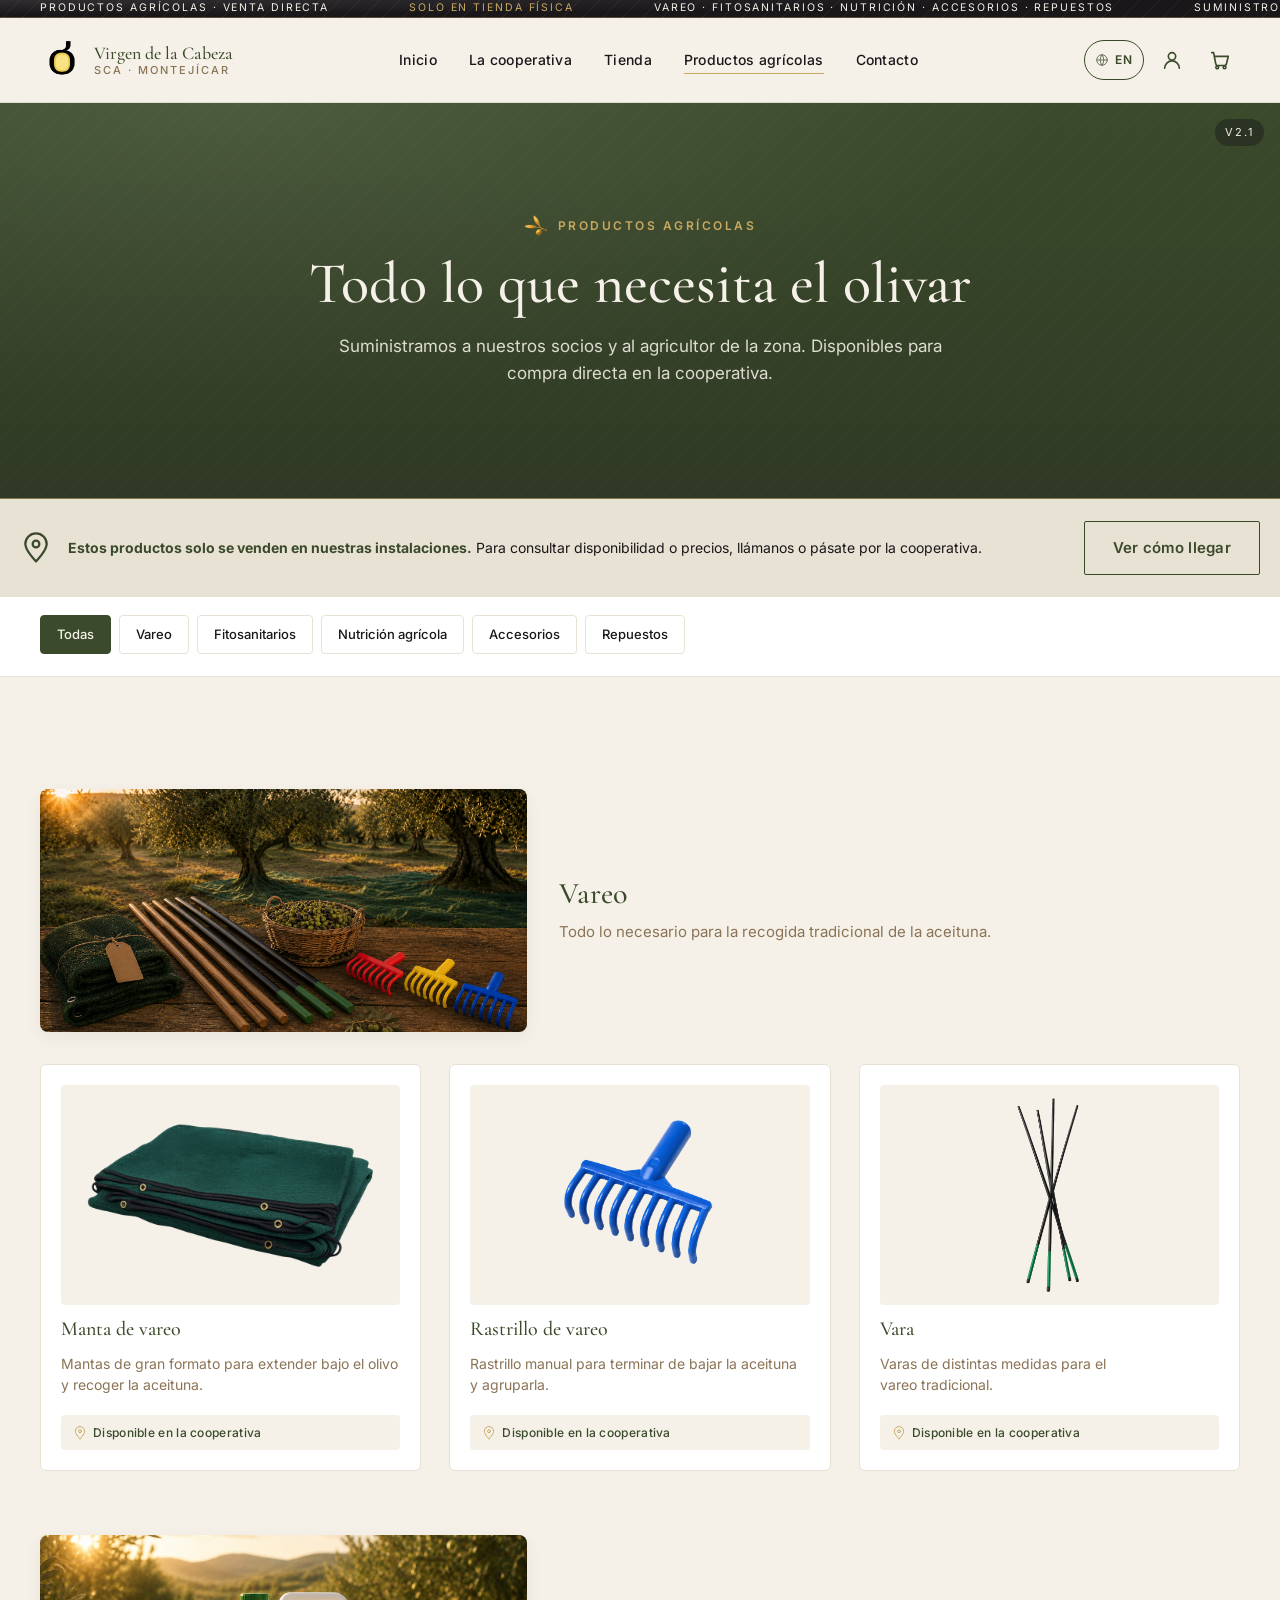
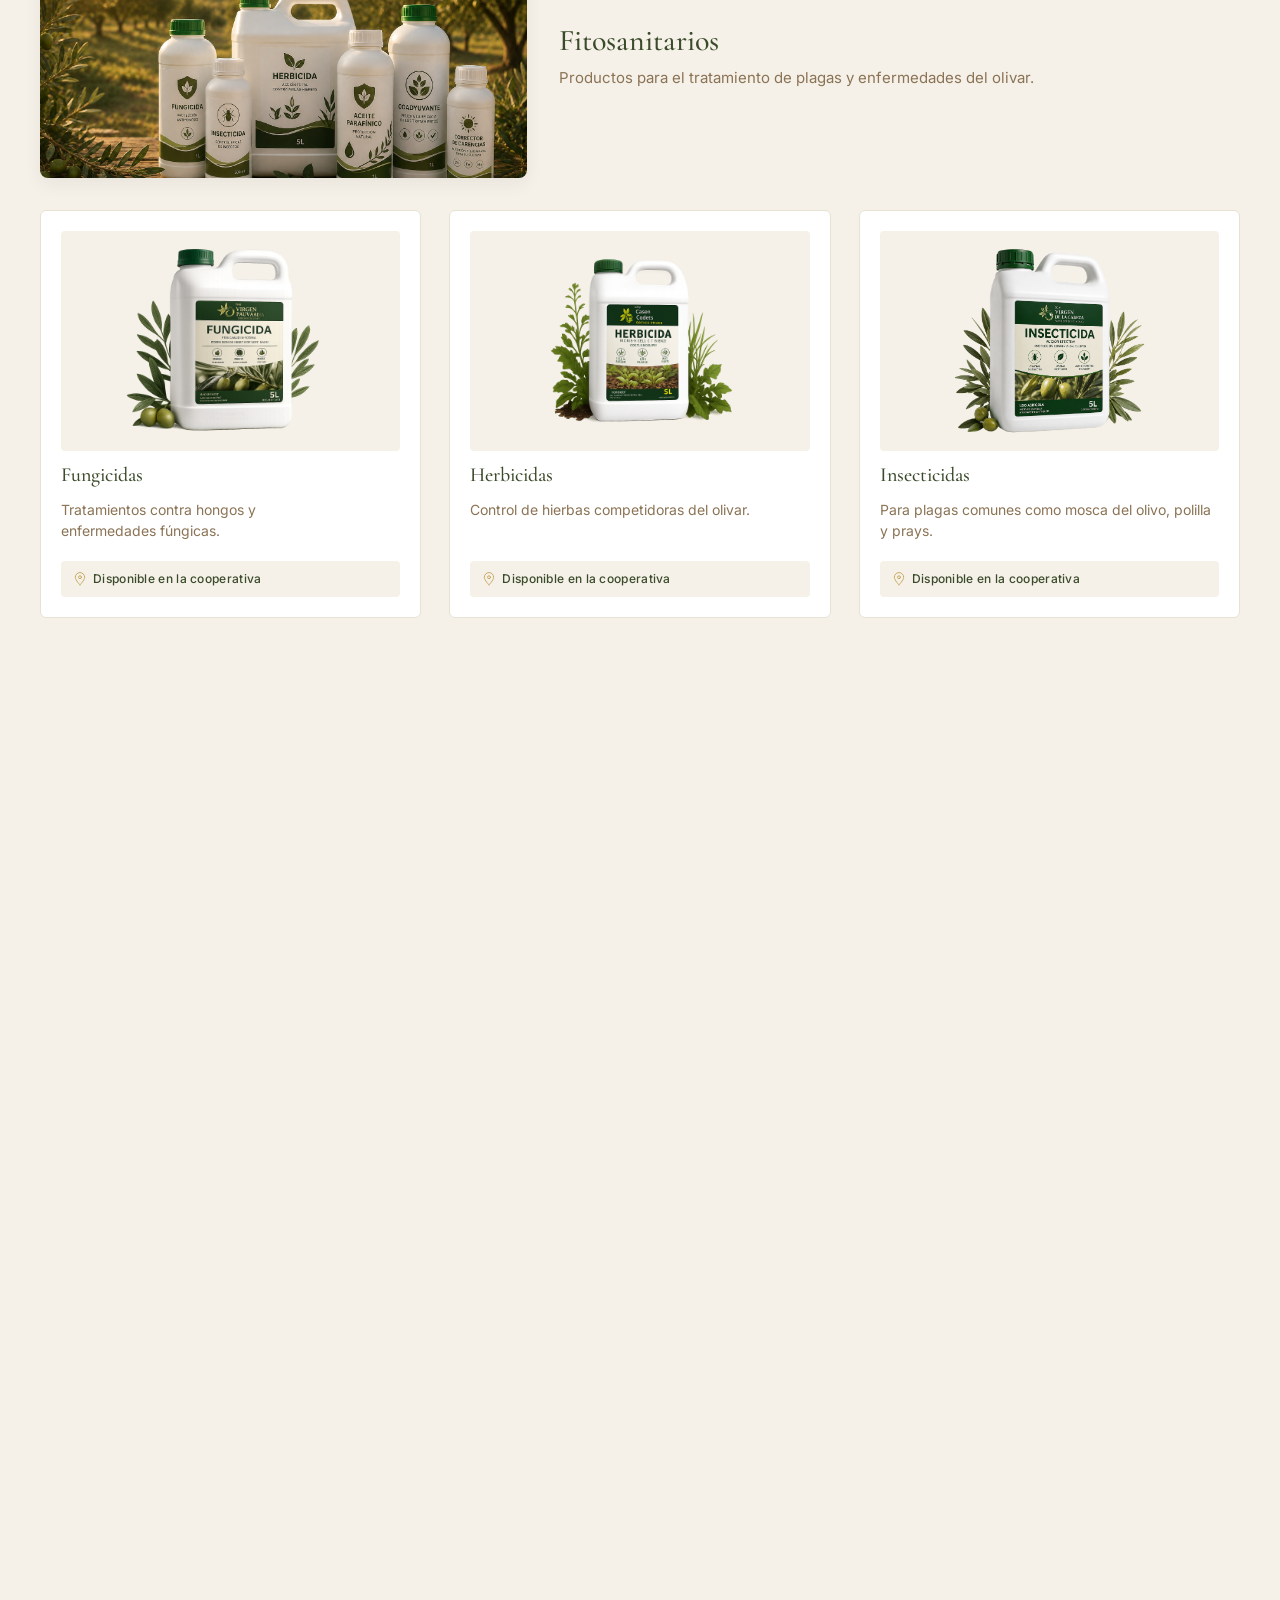
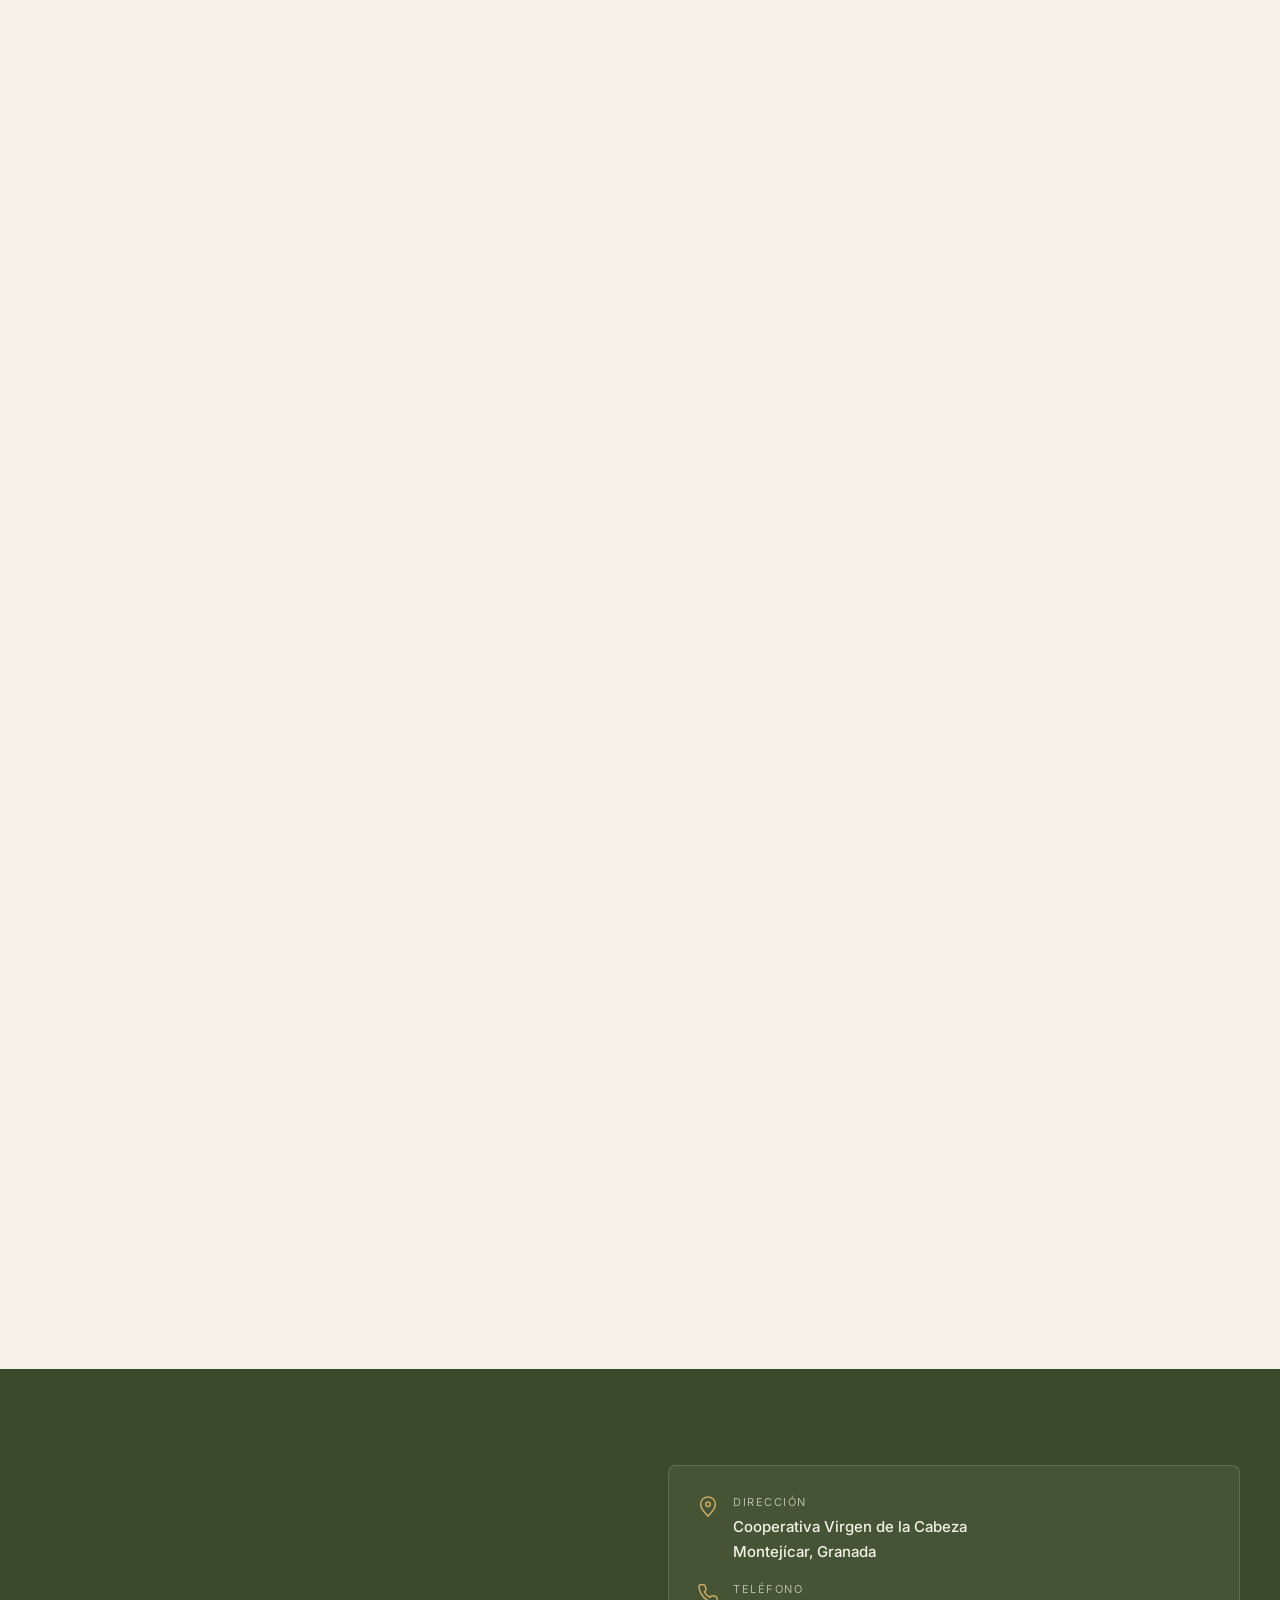
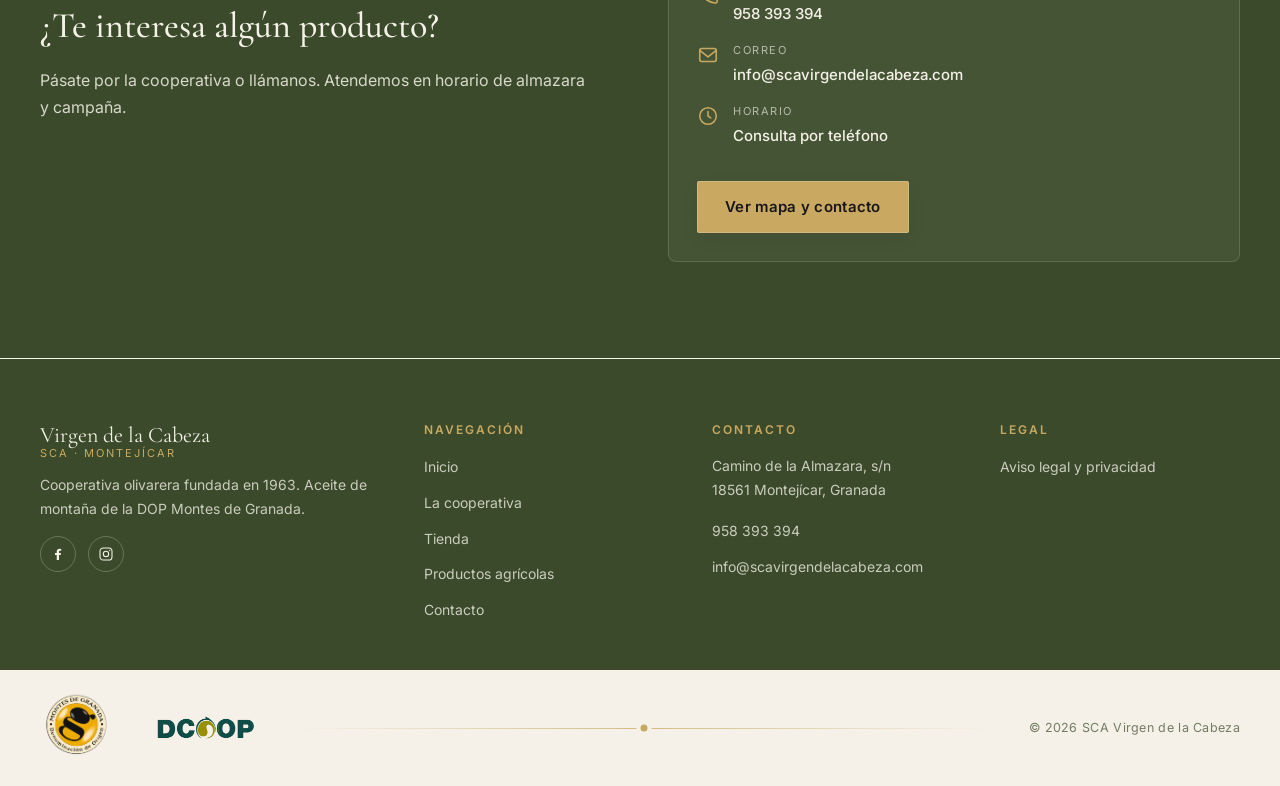
<file: productos-agricolas.html>
<!DOCTYPE html>
<html lang="es">
<head>
  <meta charset="UTF-8" />
  <meta name="viewport" content="width=device-width, initial-scale=1.0" />
  <title>Productos agrícolas · SCA Virgen de la Cabeza · v2.1</title>
  <meta name="description" content="Catálogo de productos agrícolas que suministramos desde la cooperativa: vareo, fitosanitarios, nutrición agrícola, accesorios y repuestos. Solo en tienda física." />

  <link rel="preconnect" href="https://fonts.googleapis.com" />
  <link rel="preconnect" href="https://fonts.gstatic.com" crossorigin />
  <link href="https://fonts.googleapis.com/css2?family=Cormorant+Garamond:wght@400;500;600&family=Inter:wght@400;500;600;700&display=swap" rel="stylesheet" />

  <link rel="stylesheet" href="styles/global.css" />
  <link rel="stylesheet" href="styles/componentes.css" />
  <link rel="stylesheet" href="styles/paginas.css" />
  <!-- Capa de skin v2: cargada después para sobreescribir tokens y matices estéticos -->
  <link rel="stylesheet" href="styles/skin-v2.css" />
</head>

<body>
  <div class="ticker"><div class="ticker__track">
    <span class="ticker__item">Productos agrícolas · Venta directa</span>
    <span class="ticker__item ticker__item--alt">Solo en tienda física</span>
    <span class="ticker__item">Vareo · Fitosanitarios · Nutrición · Accesorios · Repuestos</span>
    <span class="ticker__item">Suministro a socios y agricultores de la zona</span>
    <span class="ticker__item ticker__item--alt">Montejícar · Granada</span>
    <span class="ticker__item">Productos agrícolas · Venta directa</span>
    <span class="ticker__item ticker__item--alt">Solo en tienda física</span>
    <span class="ticker__item">Vareo · Fitosanitarios · Nutrición · Accesorios · Repuestos</span>
    <span class="ticker__item">Suministro a socios y agricultores de la zona</span>
    <span class="ticker__item ticker__item--alt">Montejícar · Granada</span>
  </div></div>
  <!-- ============================================================
       HEADER GLOBAL
       ============================================================ -->
  <header class="encabezado" role="banner">
    <div class="contenedor encabezado__inner">
      <a href="index.html" class="encabezado__logo" aria-label="SCA Virgen de la Cabeza — Inicio">
        <img src="assets/images/icons/LogoSCA.png" alt="" class="encabezado__logo-icono" aria-hidden="true" />
        <span>
          <span class="encabezado__logo-marca">Virgen de la Cabeza</span>
          <span class="encabezado__logo-sub">SCA · Montejícar</span>
        </span>
      </a>

      <nav class="encabezado__nav" aria-label="Navegación principal">
        <ul class="encabezado__nav-lista">
          <li><a class="encabezado__nav-link" href="index.html">Inicio</a></li>
          <li><a class="encabezado__nav-link" href="la-cooperativa.html">La cooperativa</a></li>
          <li><a class="encabezado__nav-link" href="tienda.html">Tienda</a></li>
          <li><a class="encabezado__nav-link" href="productos-agricolas.html" aria-current="page">Productos agrícolas</a></li>
          <li><a class="encabezado__nav-link" href="contacto.html">Contacto</a></li>
        </ul>
      </nav>

      <div class="encabezado__acciones">
        <div class="encabezado__acceso">
          <button id="abrir-acceso" class="encabezado__acceso-boton" type="button"
                  aria-controls="acceso-panel" aria-expanded="false" aria-label="Acceso socios">
            <svg viewBox="0 0 24 24" fill="none" stroke="currentColor" stroke-width="1.8" stroke-linecap="round" stroke-linejoin="round" aria-hidden="true">
              <circle cx="12" cy="8" r="4"/>
              <path d="M4 21c0-4.4 3.6-8 8-8s8 3.6 8 8"/>
            </svg>
          </button>

          <div id="acceso-panel" class="acceso-panel" role="dialog" aria-modal="false" aria-labelledby="acceso-titulo" aria-hidden="true">
            <h2 id="acceso-titulo" class="acceso-panel__titulo">Acceso socios</h2>
            <p class="acceso-panel__subtitulo">Entra en tu área privada</p>

            <form class="acceso-form" novalidate>
              <div class="acceso-form__campo">
                <label class="acceso-form__etiqueta" for="acceso-usuario">Nº de socio o email</label>
                <input class="acceso-form__input" type="text" id="acceso-usuario" name="usuario"
                       autocomplete="username"/>
              </div>
              <div class="acceso-form__campo">
                <label class="acceso-form__etiqueta" for="acceso-clave">Contraseña</label>
                <input class="acceso-form__input" type="password" id="acceso-clave" name="contrasena"
                       autocomplete="current-password" placeholder="••••••••" />
              </div>
              <button class="boton boton--primario acceso-form__boton" type="submit">Iniciar sesión</button>
              <a class="acceso-form__olvido" href="#">¿Has olvidado tu contraseña?</a>
            </form>

            <p class="acceso-panel__pie"><strong>Virgen de la Cabeza</strong> · Socios</p>
          </div>
        </div>

        <a href="carrito.html" class="encabezado__carrito" aria-label="Ver carrito">
          <svg class="encabezado__carrito-icono" viewBox="0 0 24 24" fill="none" stroke="currentColor" stroke-width="1.8" stroke-linecap="round" stroke-linejoin="round" aria-hidden="true">
            <path d="M3 4h2l2.4 12.2a2 2 0 0 0 2 1.8h7.6a2 2 0 0 0 2-1.6L21 8H6" />
            <circle cx="9" cy="20" r="1.5" />
            <circle cx="17" cy="20" r="1.5" />
          </svg>
          <span class="encabezado__carrito-contador" data-contador-carrito data-cantidad="0">0</span>
        </a>

        <button id="abrir-menu-movil" class="encabezado__hamburguesa" type="button" aria-controls="menu-movil" aria-expanded="false" aria-label="Abrir menú">
          <span></span>
          <span></span>
          <span></span>
        </button>
      </div>
    </div>

    <div id="menu-movil" class="menu-movil" aria-hidden="true">
      <nav aria-label="Navegación móvil">
        <ul class="menu-movil__lista">
          <li><a class="menu-movil__link" href="index.html">Inicio</a></li>
          <li><a class="menu-movil__link" href="la-cooperativa.html">La cooperativa</a></li>
          <li><a class="menu-movil__link" href="tienda.html">Tienda</a></li>
          <li><a class="menu-movil__link" href="productos-agricolas.html">Productos agrícolas</a></li>
          <li><a class="menu-movil__link" href="contacto.html">Contacto</a></li>
        </ul>
      </nav>
    </div>
  </header>

  <main id="contenido">

    <!-- ============================================================
         1. HERO CORTO
         ============================================================ -->
    <section class="tienda-hero" aria-labelledby="hero-corto-titulo">
      <img class="tienda-hero__media"
           src="assets/images/about/fotoDeLugar.jpg"
           alt=""
           aria-hidden="true" />
      <div class="tienda-hero__velo" aria-hidden="true"></div>

      <div class="contenedor tienda-hero__contenido">
        <span class="eyebrow tienda-hero__eyebrow">Productos agrícolas</span>
        <h1 id="hero-corto-titulo" class="tienda-hero__titulo">Todo lo que necesita el olivar</h1>
        <p class="tienda-hero__subtitulo">Suministramos a nuestros socios y al agricultor de la zona. Disponibles para compra directa en la cooperativa.</p>
      </div>
    </section>

    <!-- ============================================================
         2. BANDA DE AVISO "SOLO EN TIENDA FÍSICA"
         ============================================================ -->
    <aside class="aviso-tienda" aria-label="Aviso de compra">
      <div class="contenedor aviso-tienda__inner">
        <svg class="aviso-tienda__icono" viewBox="0 0 24 24" fill="none" stroke="currentColor" stroke-width="1.7" stroke-linecap="round" stroke-linejoin="round" aria-hidden="true">
          <path d="M12 22s8-8 8-13a8 8 0 1 0-16 0c0 5 8 13 8 13Z"/>
          <circle cx="12" cy="9" r="2.5"/>
        </svg>
        <p class="aviso-tienda__texto">
          <strong>Estos productos solo se venden en nuestras instalaciones.</strong>
          Para consultar disponibilidad o precios, llámanos o pásate por la cooperativa.
        </p>
        <a href="contacto.html" class="boton boton--secundario aviso-tienda__cta">Ver cómo llegar</a>
      </div>
    </aside>

    <!-- ============================================================
         3. FILTROS POR CATEGORÍA
         ============================================================ -->
    <nav class="filtros"
         data-filtros
         data-filtros-objetivo=".agricolas__seccion"
         aria-label="Filtrar por categoría">
      <div class="contenedor filtros__inner" role="group">
        <button class="chip-formato chip-formato--activo" type="button"
                data-filtro="todas" aria-pressed="true">Todas</button>
        <button class="chip-formato" type="button"
                data-filtro="vareo" aria-pressed="false">Vareo</button>
        <button class="chip-formato" type="button"
                data-filtro="fitosanitarios" aria-pressed="false">Fitosanitarios</button>
        <button class="chip-formato" type="button"
                data-filtro="nutricion" aria-pressed="false">Nutrición agrícola</button>
        <button class="chip-formato" type="button"
                data-filtro="accesorios" aria-pressed="false">Accesorios</button>
        <button class="chip-formato" type="button"
                data-filtro="repuestos" aria-pressed="false">Repuestos</button>
      </div>
    </nav>

    <!-- ============================================================
         4. GRID DE PRODUCTOS POR CATEGORÍA
         ============================================================ -->
    <div class="agricolas">
      <div class="contenedor">

        <!-- 4.1 VAREO -->
        <section class="agricolas__seccion al-aparecer" data-categoria="vareo" aria-labelledby="cat-vareo">
          <div class="agricolas__cabecera">
            <div class="agricolas__cabecera-imagen">
              <img src="assets/images/products/Ctg_Vareo.png" alt="Productos de vareo en uso bajo un olivo" loading="lazy" />
            </div>
            <div>
              <h2 id="cat-vareo" class="agricolas__titulo">Vareo</h2>
              <p class="agricolas__descripcion">Todo lo necesario para la recogida tradicional de la aceituna.</p>
            </div>
          </div>

          <div class="agricolas__grid">
            <article class="tarjeta-agricola al-aparecer-hijo">
              <div class="tarjeta-agricola__imagen-wrapper">
                <img class="tarjeta-agricola__imagen" src="assets/images/products/Ctg_Vareo_Pdct_Manta_Vareo.png" alt="Manta de vareo para extender bajo el olivo" loading="lazy" />
              </div>
              <h3 class="tarjeta-agricola__nombre">Manta de vareo</h3>
              <p class="tarjeta-agricola__descripcion">Mantas de gran formato para extender bajo el olivo y recoger la aceituna.</p>
              <span class="tarjeta-agricola__nota">
                <svg viewBox="0 0 24 24" fill="none" stroke="currentColor" stroke-width="1.7" stroke-linecap="round" stroke-linejoin="round" aria-hidden="true">
                  <path d="M12 22s8-8 8-13a8 8 0 1 0-16 0c0 5 8 13 8 13Z"/><circle cx="12" cy="9" r="2.5"/>
                </svg>
                Disponible en la cooperativa
              </span>
            </article>

            <article class="tarjeta-agricola al-aparecer-hijo">
              <div class="tarjeta-agricola__imagen-wrapper">
                <img class="tarjeta-agricola__imagen" src="assets/images/products/Ctg_Vareo_Pdct_Rastrillo_Vareo.png" alt="Rastrillo manual de vareo" loading="lazy" />
              </div>
              <h3 class="tarjeta-agricola__nombre">Rastrillo de vareo</h3>
              <p class="tarjeta-agricola__descripcion">Rastrillo manual para terminar de bajar la aceituna y agruparla.</p>
              <span class="tarjeta-agricola__nota">
                <svg viewBox="0 0 24 24" fill="none" stroke="currentColor" stroke-width="1.7" stroke-linecap="round" stroke-linejoin="round" aria-hidden="true">
                  <path d="M12 22s8-8 8-13a8 8 0 1 0-16 0c0 5 8 13 8 13Z"/><circle cx="12" cy="9" r="2.5"/>
                </svg>
                Disponible en la cooperativa
              </span>
            </article>

            <article class="tarjeta-agricola al-aparecer-hijo">
              <div class="tarjeta-agricola__imagen-wrapper">
                <img class="tarjeta-agricola__imagen" src="assets/images/products/Ctg_Vareo_Pdct_Vara.png" alt="Vara tradicional para vareo del olivo" loading="lazy" />
              </div>
              <h3 class="tarjeta-agricola__nombre">Vara</h3>
              <p class="tarjeta-agricola__descripcion">Varas de distintas medidas para el vareo tradicional.</p>
              <span class="tarjeta-agricola__nota">
                <svg viewBox="0 0 24 24" fill="none" stroke="currentColor" stroke-width="1.7" stroke-linecap="round" stroke-linejoin="round" aria-hidden="true">
                  <path d="M12 22s8-8 8-13a8 8 0 1 0-16 0c0 5 8 13 8 13Z"/><circle cx="12" cy="9" r="2.5"/>
                </svg>
                Disponible en la cooperativa
              </span>
            </article>
          </div>
        </section>

        <!-- 4.2 FITOSANITARIOS -->
        <section class="agricolas__seccion al-aparecer" data-categoria="fitosanitarios" aria-labelledby="cat-fito">
          <div class="agricolas__cabecera">
            <div class="agricolas__cabecera-imagen">
              <img src="assets/images/products/Ctg_Productos_Fitosanitarios.png" alt="Garrafas de productos fitosanitarios para olivar" loading="lazy" />
            </div>
            <div>
              <h2 id="cat-fito" class="agricolas__titulo">Fitosanitarios</h2>
              <p class="agricolas__descripcion">Productos para el tratamiento de plagas y enfermedades del olivar.</p>
            </div>
          </div>

          <div class="agricolas__grid">
            <article class="tarjeta-agricola al-aparecer-hijo">
              <div class="tarjeta-agricola__imagen-wrapper">
                <img class="tarjeta-agricola__imagen" src="assets/images/products/Ctg_Productos_Fitosanitarios_Pdct_Fungicida.png" alt="Garrafa de fungicida para olivar" loading="lazy" />
              </div>
              <h3 class="tarjeta-agricola__nombre">Fungicidas</h3>
              <p class="tarjeta-agricola__descripcion">Tratamientos contra hongos y enfermedades fúngicas.</p>
              <span class="tarjeta-agricola__nota">
                <svg viewBox="0 0 24 24" fill="none" stroke="currentColor" stroke-width="1.7" stroke-linecap="round" stroke-linejoin="round" aria-hidden="true">
                  <path d="M12 22s8-8 8-13a8 8 0 1 0-16 0c0 5 8 13 8 13Z"/><circle cx="12" cy="9" r="2.5"/>
                </svg>
                Disponible en la cooperativa
              </span>
            </article>

            <article class="tarjeta-agricola al-aparecer-hijo">
              <div class="tarjeta-agricola__imagen-wrapper">
                <img class="tarjeta-agricola__imagen" src="assets/images/products/Ctg_Productos_Fitosanitarios_Pdct_Herbicida.png" alt="Garrafa de herbicida para olivar" loading="lazy" />
              </div>
              <h3 class="tarjeta-agricola__nombre">Herbicidas</h3>
              <p class="tarjeta-agricola__descripcion">Control de hierbas competidoras del olivar.</p>
              <span class="tarjeta-agricola__nota">
                <svg viewBox="0 0 24 24" fill="none" stroke="currentColor" stroke-width="1.7" stroke-linecap="round" stroke-linejoin="round" aria-hidden="true">
                  <path d="M12 22s8-8 8-13a8 8 0 1 0-16 0c0 5 8 13 8 13Z"/><circle cx="12" cy="9" r="2.5"/>
                </svg>
                Disponible en la cooperativa
              </span>
            </article>

            <article class="tarjeta-agricola al-aparecer-hijo">
              <div class="tarjeta-agricola__imagen-wrapper">
                <img class="tarjeta-agricola__imagen" src="assets/images/products/Ctg_Productos_Fitosanitarios_Pdct_Insecticida.png" alt="Garrafa de insecticida para olivar" loading="lazy" />
              </div>
              <h3 class="tarjeta-agricola__nombre">Insecticidas</h3>
              <p class="tarjeta-agricola__descripcion">Para plagas comunes como mosca del olivo, polilla y prays.</p>
              <span class="tarjeta-agricola__nota">
                <svg viewBox="0 0 24 24" fill="none" stroke="currentColor" stroke-width="1.7" stroke-linecap="round" stroke-linejoin="round" aria-hidden="true">
                  <path d="M12 22s8-8 8-13a8 8 0 1 0-16 0c0 5 8 13 8 13Z"/><circle cx="12" cy="9" r="2.5"/>
                </svg>
                Disponible en la cooperativa
              </span>
            </article>
          </div>
        </section>

        <!-- 4.3 NUTRICIÓN -->
        <section class="agricolas__seccion al-aparecer" data-categoria="nutricion" aria-labelledby="cat-nutricion">
          <div class="agricolas__cabecera">
            <div class="agricolas__cabecera-imagen">
              <img src="assets/images/products/Ctg_Nutricion_Agricola.png" alt="Sacos de abono y fertilizante" loading="lazy" />
            </div>
            <div>
              <h2 id="cat-nutricion" class="agricolas__titulo">Nutrición agrícola</h2>
              <p class="agricolas__descripcion">Abonos y fertilizantes para mantener el vigor del olivar.</p>
            </div>
          </div>

          <div class="agricolas__grid">
            <article class="tarjeta-agricola al-aparecer-hijo">
              <div class="tarjeta-agricola__imagen-wrapper">
                <img class="tarjeta-agricola__imagen" src="assets/images/products/Ctg_Nutricion_Agricola_Pdct_Abono.png" alt="Saco de abono para olivar" loading="lazy" />
              </div>
              <h3 class="tarjeta-agricola__nombre">Abonos</h3>
              <p class="tarjeta-agricola__descripcion">Abonos orgánicos y minerales para fertilización de fondo.</p>
              <span class="tarjeta-agricola__nota">
                <svg viewBox="0 0 24 24" fill="none" stroke="currentColor" stroke-width="1.7" stroke-linecap="round" stroke-linejoin="round" aria-hidden="true">
                  <path d="M12 22s8-8 8-13a8 8 0 1 0-16 0c0 5 8 13 8 13Z"/><circle cx="12" cy="9" r="2.5"/>
                </svg>
                Disponible en la cooperativa
              </span>
            </article>

            <article class="tarjeta-agricola al-aparecer-hijo">
              <div class="tarjeta-agricola__imagen-wrapper">
                <img class="tarjeta-agricola__imagen" src="assets/images/products/Ctg_Nutricion_Agricola_Pdct_Fertilizante.png" alt="Saco de fertilizante para olivar" loading="lazy" />
              </div>
              <h3 class="tarjeta-agricola__nombre">Fertilizantes</h3>
              <p class="tarjeta-agricola__descripcion">Fertilizantes específicos para olivar adulto y plantaciones jóvenes.</p>
              <span class="tarjeta-agricola__nota">
                <svg viewBox="0 0 24 24" fill="none" stroke="currentColor" stroke-width="1.7" stroke-linecap="round" stroke-linejoin="round" aria-hidden="true">
                  <path d="M12 22s8-8 8-13a8 8 0 1 0-16 0c0 5 8 13 8 13Z"/><circle cx="12" cy="9" r="2.5"/>
                </svg>
                Disponible en la cooperativa
              </span>
            </article>
          </div>
        </section>

        <!-- 4.4 ACCESORIOS -->
        <section class="agricolas__seccion al-aparecer" data-categoria="accesorios" aria-labelledby="cat-accesorios">
          <div class="agricolas__cabecera">
            <div class="agricolas__cabecera-imagen">
              <img src="assets/images/products/Ctg_Accesorios_Agricolas.png" alt="Capazos y guantes para el trabajo en el campo" loading="lazy" />
            </div>
            <div>
              <h2 id="cat-accesorios" class="agricolas__titulo">Accesorios agrícolas</h2>
              <p class="agricolas__descripcion">Material complementario para el trabajo en el campo.</p>
            </div>
          </div>

          <div class="agricolas__grid">
            <article class="tarjeta-agricola al-aparecer-hijo">
              <div class="tarjeta-agricola__imagen-wrapper">
                <img class="tarjeta-agricola__imagen" src="assets/images/products/Ctg_Accesorios_Agricolas_Pdct_Capazo.png" alt="Capazo de mimbre para recolección manual" loading="lazy" />
              </div>
              <h3 class="tarjeta-agricola__nombre">Capazos</h3>
              <p class="tarjeta-agricola__descripcion">Capazos de distintos tamaños para recolección manual.</p>
              <span class="tarjeta-agricola__nota">
                <svg viewBox="0 0 24 24" fill="none" stroke="currentColor" stroke-width="1.7" stroke-linecap="round" stroke-linejoin="round" aria-hidden="true">
                  <path d="M12 22s8-8 8-13a8 8 0 1 0-16 0c0 5 8 13 8 13Z"/><circle cx="12" cy="9" r="2.5"/>
                </svg>
                Disponible en la cooperativa
              </span>
            </article>

            <article class="tarjeta-agricola al-aparecer-hijo">
              <div class="tarjeta-agricola__imagen-wrapper">
                <img class="tarjeta-agricola__imagen" src="assets/images/products/Ctg_Accesorios_Agricolas_Pdct_Guantes.png" alt="Par de guantes de trabajo agrícola" loading="lazy" />
              </div>
              <h3 class="tarjeta-agricola__nombre">Guantes de trabajo</h3>
              <p class="tarjeta-agricola__descripcion">Guantes resistentes para faenas del campo.</p>
              <span class="tarjeta-agricola__nota">
                <svg viewBox="0 0 24 24" fill="none" stroke="currentColor" stroke-width="1.7" stroke-linecap="round" stroke-linejoin="round" aria-hidden="true">
                  <path d="M12 22s8-8 8-13a8 8 0 1 0-16 0c0 5 8 13 8 13Z"/><circle cx="12" cy="9" r="2.5"/>
                </svg>
                Disponible en la cooperativa
              </span>
            </article>
          </div>
        </section>

        <!-- 4.5 REPUESTOS -->
        <section class="agricolas__seccion al-aparecer" data-categoria="repuestos" aria-labelledby="cat-repuestos">
          <div class="agricolas__cabecera">
            <div class="agricolas__cabecera-imagen">
              <img src="assets/images/products/Ctg_Repuestos_Maquinaria.png" alt="Engranajes y tornillería para maquinaria agrícola" loading="lazy" />
            </div>
            <div>
              <h2 id="cat-repuestos" class="agricolas__titulo">Repuestos de maquinaria</h2>
              <p class="agricolas__descripcion">Piezas y componentes para mantenimiento de maquinaria agrícola común en el olivar.</p>
            </div>
          </div>

          <div class="agricolas__grid">
            <article class="tarjeta-agricola al-aparecer-hijo">
              <div class="tarjeta-agricola__imagen-wrapper">
                <img class="tarjeta-agricola__imagen" src="assets/images/products/Ctg_Repuestos_Maquinaria_Pdct_Repuestos_Maquinaria.png" alt="Engranajes y tornillería de repuesto" loading="lazy" />
              </div>
              <h3 class="tarjeta-agricola__nombre">Repuestos varios</h3>
              <p class="tarjeta-agricola__descripcion">Pasa por la cooperativa para consultar disponibilidad de piezas específicas.</p>
              <span class="tarjeta-agricola__nota">
                <svg viewBox="0 0 24 24" fill="none" stroke="currentColor" stroke-width="1.7" stroke-linecap="round" stroke-linejoin="round" aria-hidden="true">
                  <path d="M12 22s8-8 8-13a8 8 0 1 0-16 0c0 5 8 13 8 13Z"/><circle cx="12" cy="9" r="2.5"/>
                </svg>
                Disponible en la cooperativa
              </span>
            </article>
          </div>
        </section>

      </div>
    </div>

    <!-- ============================================================
         5. CTA FINAL — CÓMO COMPRAR
         ============================================================ -->
    <section class="como-comprar" aria-labelledby="como-comprar-titulo">
      <div class="contenedor como-comprar__grid">

        <div>
          <h2 id="como-comprar-titulo" class="como-comprar__titulo">¿Te interesa algún producto?</h2>
          <p class="como-comprar__texto">Pásate por la cooperativa o llámanos. Atendemos en horario de almazara y campaña.</p>
        </div>

        <div class="como-comprar__contacto">
          <div class="contacto-fila">
            <svg class="contacto-fila__icono" viewBox="0 0 24 24" fill="none" stroke="currentColor" stroke-width="1.7" stroke-linecap="round" stroke-linejoin="round" aria-hidden="true">
              <path d="M12 22s8-8 8-13a8 8 0 1 0-16 0c0 5 8 13 8 13Z"/>
              <circle cx="12" cy="9" r="2.5"/>
            </svg>
            <div>
              <span class="contacto-fila__etiqueta">Dirección</span>
              <span class="contacto-fila__valor">Cooperativa Virgen de la Cabeza<br />Montejícar, Granada</span>
            </div>
          </div>

          <div class="contacto-fila">
            <svg class="contacto-fila__icono" viewBox="0 0 24 24" fill="none" stroke="currentColor" stroke-width="1.7" stroke-linecap="round" stroke-linejoin="round" aria-hidden="true">
              <path d="M22 16.9v3a2 2 0 0 1-2.2 2 19.8 19.8 0 0 1-8.6-3.1 19.5 19.5 0 0 1-6-6 19.8 19.8 0 0 1-3.1-8.7A2 2 0 0 1 4.1 2h3a2 2 0 0 1 2 1.7c.1.9.3 1.8.6 2.7a2 2 0 0 1-.5 2.1L8 9.7a16 16 0 0 0 6 6l1.2-1.2a2 2 0 0 1 2.1-.5c.9.3 1.8.5 2.7.6a2 2 0 0 1 1.7 2Z"/>
            </svg>
            <div>
              <span class="contacto-fila__etiqueta">Teléfono</span>
              <span class="contacto-fila__valor">958 393 394</span>
            </div>
          </div>

          <div class="contacto-fila">
            <svg class="contacto-fila__icono" viewBox="0 0 24 24" fill="none" stroke="currentColor" stroke-width="1.7" stroke-linecap="round" stroke-linejoin="round" aria-hidden="true">
              <rect x="3" y="5" width="18" height="14" rx="2"/>
              <path d="m3 7 9 7 9-7"/>
            </svg>
            <div>
              <span class="contacto-fila__etiqueta">Correo</span>
              <span class="contacto-fila__valor">info@scavirgendelacabeza.com</span>
            </div>
          </div>

          <div class="contacto-fila">
            <svg class="contacto-fila__icono" viewBox="0 0 24 24" fill="none" stroke="currentColor" stroke-width="1.7" stroke-linecap="round" stroke-linejoin="round" aria-hidden="true">
              <circle cx="12" cy="12" r="9"/>
              <polyline points="12 7 12 12 15 14"/>
            </svg>
            <div>
              <span class="contacto-fila__etiqueta">Horario</span>
              <span class="contacto-fila__valor">Consulta por teléfono</span>
            </div>
          </div>

          <a href="contacto.html" class="boton boton--primario como-comprar__cta">Ver mapa y contacto</a>
        </div>

      </div>
    </section>

  </main>

  <!-- ============================================================
       FOOTER GLOBAL
       ============================================================ -->
  <footer class="pie" role="contentinfo">
    <div class="contenedor">
      <div class="pie__grid">
        <!-- Columna 1: marca + redes -->
        <div class="pie__columna">
          <div class="pie__marca">
            Virgen de la Cabeza
            <span class="pie__marca-sub">SCA · Montejícar</span>
          </div>
          <p class="pie__texto">Cooperativa olivarera fundada en 1963. Aceite de montaña de la DOP Montes de Granada.</p>
          <div class="pie__redes">
            <a class="pie__red" href="https://www.facebook.com/scavirgendelacabeza/?locale=es_ES" target="_blank" rel="noopener noreferrer" aria-label="Facebook">
              <svg width="16" height="16" viewBox="0 0 24 24" fill="currentColor" aria-hidden="true"><path d="M13.5 21v-7.5h2.5l.4-3H13.5V8.7c0-.9.3-1.5 1.6-1.5h1.7V4.4A24 24 0 0 0 14.3 4c-2.5 0-4.2 1.5-4.2 4.3v2.2H7.5v3h2.6V21h3.4Z"/></svg>
            </a>
            <a class="pie__red" href="https://www.instagram.com/scavirgendelacabeza" target="_blank" rel="noopener noreferrer" aria-label="Instagram">
              <svg width="16" height="16" viewBox="0 0 24 24" fill="none" stroke="currentColor" stroke-width="1.6" aria-hidden="true">
                <rect x="3" y="3" width="18" height="18" rx="5"/>
                <circle cx="12" cy="12" r="4"/>
                <circle cx="17.5" cy="6.5" r="1" fill="currentColor" stroke="none"/>
              </svg>
            </a>
          </div>
        </div>

        <!-- Columna 2: navegación -->
        <div class="pie__columna">
          <h3>Navegación</h3>
          <ul class="pie__lista">
            <li><a href="index.html">Inicio</a></li>
            <li><a href="la-cooperativa.html">La cooperativa</a></li>
            <li><a href="tienda.html">Tienda</a></li>
            <li><a href="productos-agricolas.html">Productos agrícolas</a></li>
            <li><a href="contacto.html">Contacto</a></li>
          </ul>
        </div>

        <!-- Columna 3: contacto -->
        <div class="pie__columna">
          <h3>Contacto</h3>
          <p class="pie__texto">
            Camino de la Almazara, s/n<br />
            18561 Montejícar, Granada
          </p>
          <ul class="pie__lista">
            <li><a href="tel:+34958393394">958 393 394</a></li>
            <li><a href="mailto:info@scavirgendelacabeza.com">info@scavirgendelacabeza.com</a></li>
          </ul>
        </div>

        <!-- Columna 4: legales -->
        <div class="pie__columna">
          <h3>Legal</h3>
          <ul class="pie__lista">
            <li><a href="aviso-legal.html">Aviso legal y privacidad</a></li>
          </ul>
        </div>
      </div>
    </div>

    <!-- Franja inferior a ancho completo -->
    <div class="pie__franja">
      <div class="pie__franja-inner">
        <div class="pie__sellos">
          <img src="assets/images/certifications/montes-de-granada.png" alt="DOP Montes de Granada" />
          <img src="assets/images/certifications/dcoop.png" alt="DCOOP" />
        </div>
        <span class="pie__franja-sep" aria-hidden="true"></span>
        <p class="pie__copyright">© <span id="anyo-actual">2026</span> SCA Virgen de la Cabeza</p>
      </div>
    </div>
  </footer>

  <button id="subir-arriba" class="subir-arriba" type="button" aria-label="Volver arriba">
    <svg viewBox="0 0 24 24" fill="none" stroke="currentColor" stroke-width="2" stroke-linecap="round" stroke-linejoin="round" aria-hidden="true">
      <polyline points="6 15 12 9 18 15" />
    </svg>
  </button>

  <script>
    document.getElementById('anyo-actual').textContent = new Date().getFullYear();
  </script>
  <script src="scripts/main.js" defer></script>
  <script src="scripts/catalogo.js" defer></script>
<script src="scripts/i18n.js" defer></script>
</body>
</html>
</file>
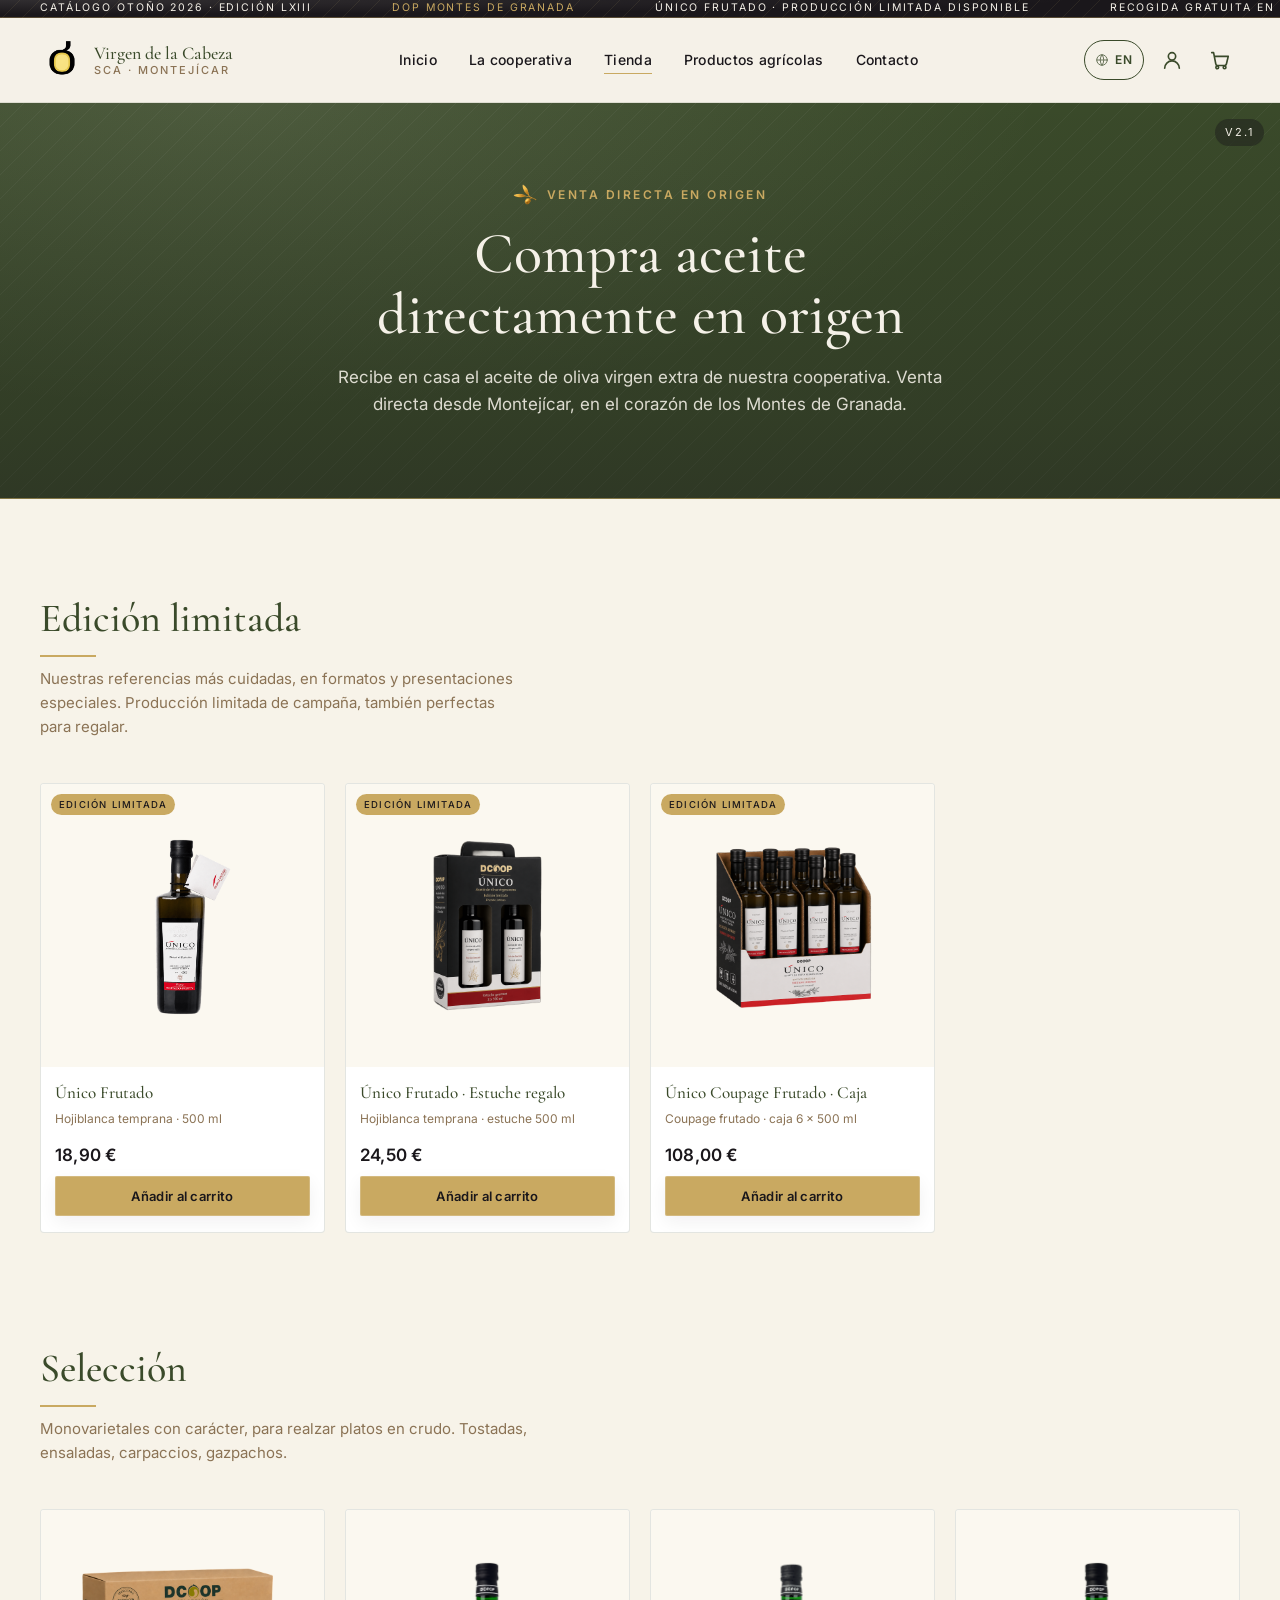
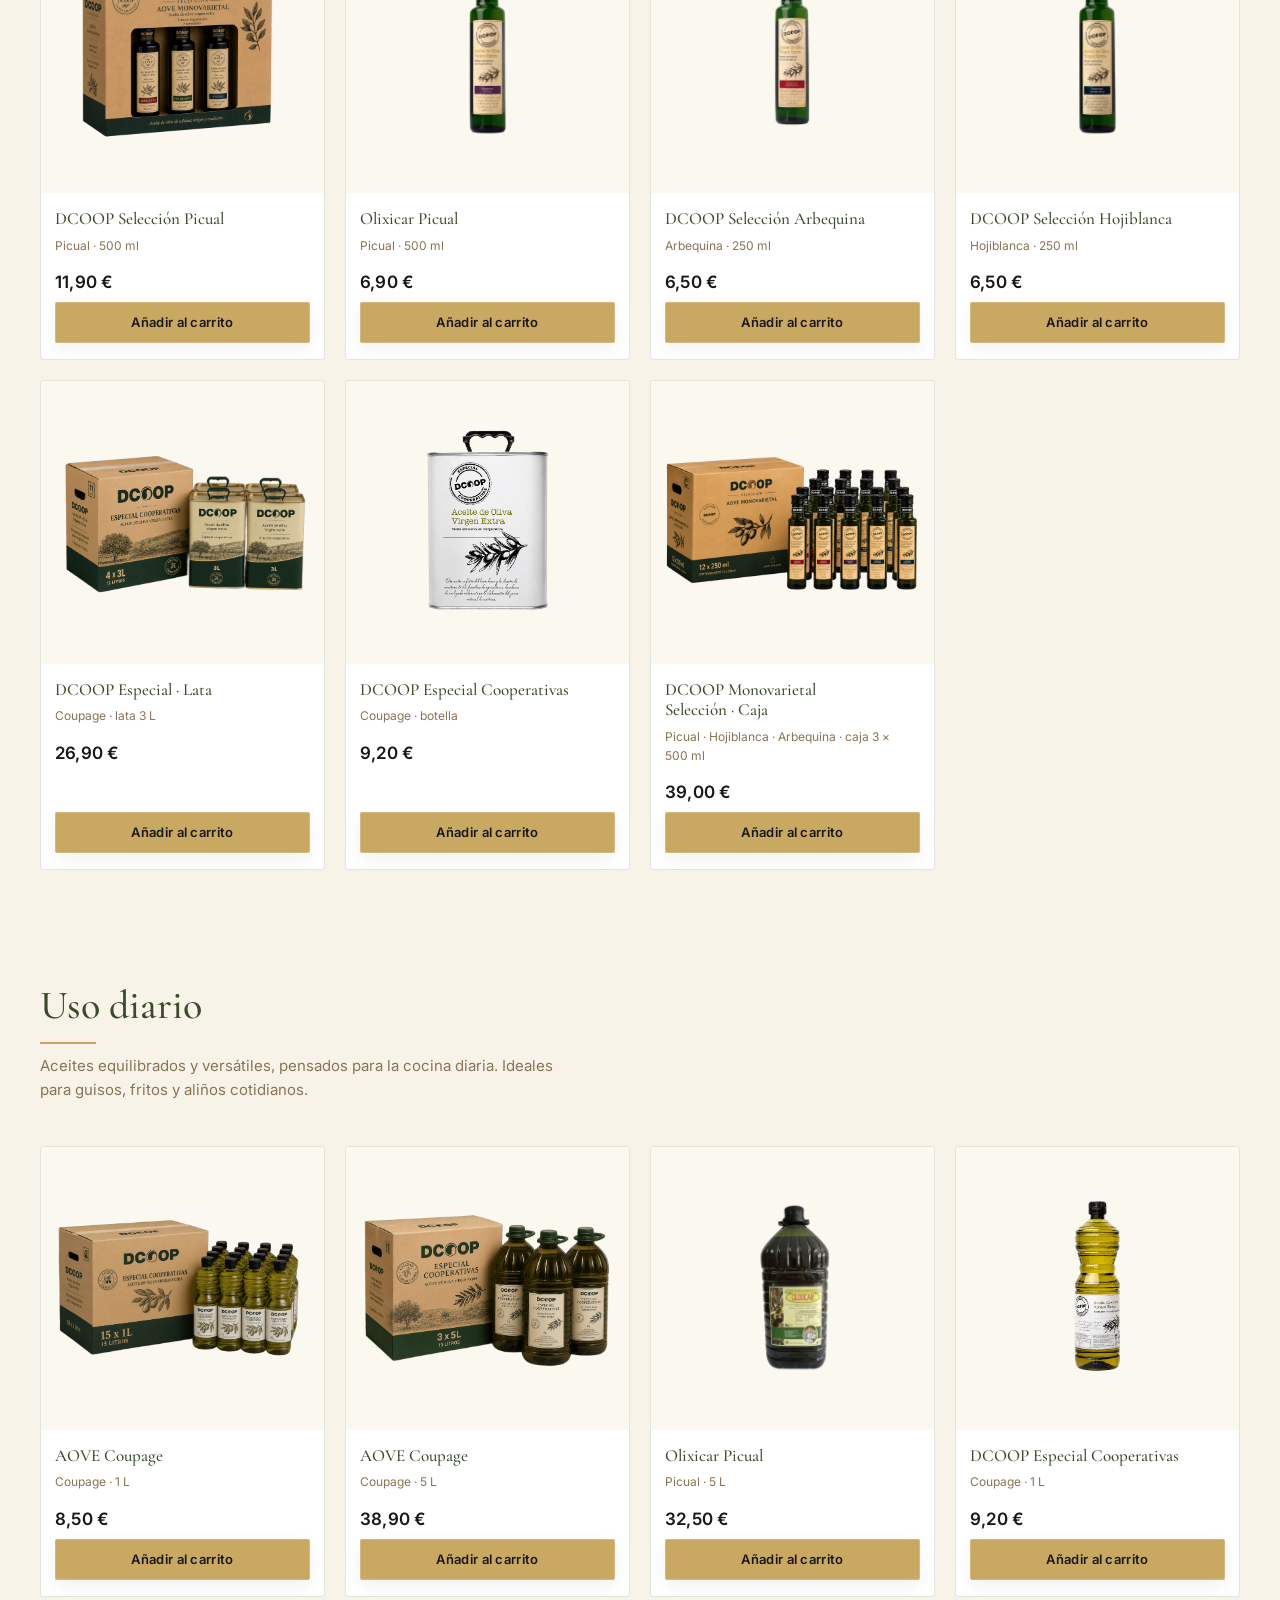
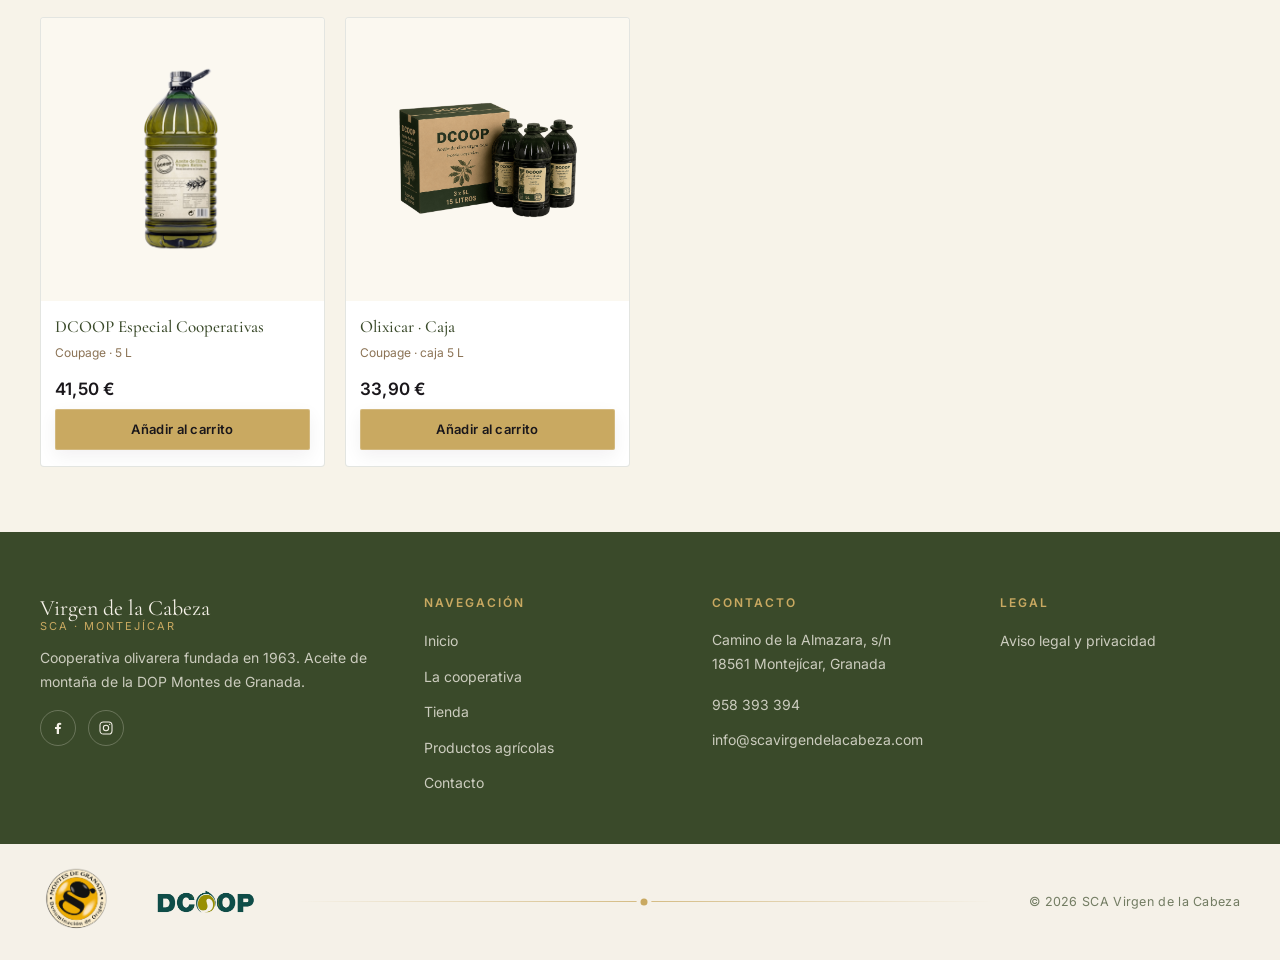
<file: tienda.html>
<!DOCTYPE html>
<html lang="es">
<head>
  <meta charset="UTF-8" />
  <meta name="viewport" content="width=device-width, initial-scale=1.0" />
  <title>Tienda · SCA Virgen de la Cabeza · v2.1</title>
  <meta name="description" content="Compra aceite de oliva virgen extra directamente desde nuestra cooperativa en Montejícar. Venta directa en origen. DOP Montes de Granada." />

  <!-- Google Fonts: Cormorant Garamond (titular) + Inter (cuerpo) -->
  <link rel="preconnect" href="https://fonts.googleapis.com" />
  <link rel="preconnect" href="https://fonts.gstatic.com" crossorigin />
  <link href="https://fonts.googleapis.com/css2?family=Cormorant+Garamond:wght@400;500;600&family=Inter:wght@400;500;600;700&display=swap" rel="stylesheet" />

  <!-- Hojas de estilo: orden global → componentes → página actual -->
  <link rel="stylesheet" href="styles/global.css" />
  <link rel="stylesheet" href="styles/componentes.css" />
  <link rel="stylesheet" href="styles/paginas.css" />
  <!-- Capa de skin v2: cargada después para sobreescribir tokens y matices estéticos -->
  <link rel="stylesheet" href="styles/skin-v2.css" />
</head>

<body>
  <!-- TICKER -->
  <div class="ticker" aria-label="Información en directo">
    <div class="ticker__track">
      <span class="ticker__item">Catálogo Otoño 2026 · Edición LXIII</span>
      <span class="ticker__item ticker__item--alt">DOP Montes de Granada</span>
      <span class="ticker__item">Único Frutado · Producción limitada disponible</span>
      <span class="ticker__item">Recogida gratuita en cooperativa</span>
      <span class="ticker__item ticker__item--alt">Envío en 24-48 h en península</span>
      <span class="ticker__item">Pago seguro · IVA incluido</span>
      <span class="ticker__item">Catálogo Otoño 2026 · Edición LXIII</span>
      <span class="ticker__item ticker__item--alt">DOP Montes de Granada</span>
      <span class="ticker__item">Único Frutado · Producción limitada disponible</span>
      <span class="ticker__item">Recogida gratuita en cooperativa</span>
      <span class="ticker__item ticker__item--alt">Envío en 24-48 h en península</span>
      <span class="ticker__item">Pago seguro · IVA incluido</span>
    </div>
  </div>
  <!-- ============================================================
       HEADER GLOBAL (igual que el resto del sitio)
       ============================================================ -->
  <header class="encabezado" role="banner">
    <div class="contenedor encabezado__inner">
      <a href="index.html" class="encabezado__logo" aria-label="SCA Virgen de la Cabeza — Inicio">
        <img src="assets/images/icons/LogoSCA.png" alt="" class="encabezado__logo-icono" aria-hidden="true" />
        <span>
          <span class="encabezado__logo-marca">Virgen de la Cabeza</span>
          <span class="encabezado__logo-sub">SCA · Montejícar</span>
        </span>
      </a>

      <nav class="encabezado__nav" aria-label="Navegación principal">
        <ul class="encabezado__nav-lista">
          <li><a class="encabezado__nav-link" href="index.html">Inicio</a></li>
          <li><a class="encabezado__nav-link" href="la-cooperativa.html">La cooperativa</a></li>
          <li><a class="encabezado__nav-link" href="tienda.html" aria-current="page">Tienda</a></li>
          <li><a class="encabezado__nav-link" href="productos-agricolas.html">Productos agrícolas</a></li>
          <li><a class="encabezado__nav-link" href="contacto.html">Contacto</a></li>
        </ul>
      </nav>

      <div class="encabezado__acciones">
        <div class="encabezado__acceso">
          <button id="abrir-acceso" class="encabezado__acceso-boton" type="button"
                  aria-controls="acceso-panel" aria-expanded="false" aria-label="Acceso socios">
            <svg viewBox="0 0 24 24" fill="none" stroke="currentColor" stroke-width="1.8" stroke-linecap="round" stroke-linejoin="round" aria-hidden="true">
              <circle cx="12" cy="8" r="4"/>
              <path d="M4 21c0-4.4 3.6-8 8-8s8 3.6 8 8"/>
            </svg>
          </button>

          <div id="acceso-panel" class="acceso-panel" role="dialog" aria-modal="false" aria-labelledby="acceso-titulo" aria-hidden="true">
            <h2 id="acceso-titulo" class="acceso-panel__titulo">Acceso socios</h2>
            <p class="acceso-panel__subtitulo">Entra en tu área privada</p>

            <form class="acceso-form" novalidate>
              <div class="acceso-form__campo">
                <label class="acceso-form__etiqueta" for="acceso-usuario">Nº de socio o email</label>
                <input class="acceso-form__input" type="text" id="acceso-usuario" name="usuario"
                       autocomplete="username"/>
              </div>
              <div class="acceso-form__campo">
                <label class="acceso-form__etiqueta" for="acceso-clave">Contraseña</label>
                <input class="acceso-form__input" type="password" id="acceso-clave" name="contrasena"
                       autocomplete="current-password" placeholder="••••••••" />
              </div>
              <button class="boton boton--primario acceso-form__boton" type="submit">Iniciar sesión</button>
              <a class="acceso-form__olvido" href="#">¿Has olvidado tu contraseña?</a>
            </form>

            <p class="acceso-panel__pie"><strong>Virgen de la Cabeza</strong> · Socios</p>
          </div>
        </div>

        <a href="carrito.html" class="encabezado__carrito" aria-label="Ver carrito">
          <svg class="encabezado__carrito-icono" viewBox="0 0 24 24" fill="none" stroke="currentColor" stroke-width="1.8" stroke-linecap="round" stroke-linejoin="round" aria-hidden="true">
            <path d="M3 4h2l2.4 12.2a2 2 0 0 0 2 1.8h7.6a2 2 0 0 0 2-1.6L21 8H6" />
            <circle cx="9" cy="20" r="1.5" />
            <circle cx="17" cy="20" r="1.5" />
          </svg>
          <span class="encabezado__carrito-contador" data-contador-carrito data-cantidad="0">0</span>
        </a>

        <button id="abrir-menu-movil" class="encabezado__hamburguesa" type="button" aria-controls="menu-movil" aria-expanded="false" aria-label="Abrir menú">
          <span></span>
          <span></span>
          <span></span>
        </button>
      </div>
    </div>

    <!-- Panel móvil (sólo se ve cuando aria-hidden="false") -->
    <div id="menu-movil" class="menu-movil" aria-hidden="true">
      <nav aria-label="Navegación móvil">
        <ul class="menu-movil__lista">
          <li><a class="menu-movil__link" href="index.html">Inicio</a></li>
          <li><a class="menu-movil__link" href="la-cooperativa.html">La cooperativa</a></li>
          <li><a class="menu-movil__link" href="tienda.html">Tienda</a></li>
          <li><a class="menu-movil__link" href="productos-agricolas.html">Productos agrícolas</a></li>
          <li><a class="menu-movil__link" href="contacto.html">Contacto</a></li>
        </ul>
      </nav>
    </div>
  </header>

  <main id="contenido">

    <!-- ============================================================
         BLOQUE 1 — HERO CORTO (~40vh)
         Imagen de aceitunas/almazara con velo oscuro.
         Sin botón: el usuario hace scroll y entra en las categorías.
         ============================================================ -->
    <section class="tienda-hero" aria-labelledby="tienda-hero-titulo">
      <img class="tienda-hero__media"
           src="assets/images/about/fotoDeLugar.jpg"
           alt=""
           aria-hidden="true" />
      <div class="tienda-hero__velo" aria-hidden="true"></div>

      <div class="contenedor tienda-hero__contenido">
        <span class="eyebrow tienda-hero__eyebrow">Venta directa en origen</span>
        <h1 id="tienda-hero-titulo" class="tienda-hero__titulo">Compra aceite directamente en origen</h1>
        <p class="tienda-hero__subtitulo">
          Recibe en casa el aceite de oliva virgen extra de nuestra cooperativa.
          Venta directa desde Montejícar, en el corazón de los Montes de Granada.
        </p>
      </div>
    </section>

    <!-- ============================================================
         BLOQUES 3-5 — TRES CATEGORÍAS DE ACEITES
         Misma estructura: título + descripción breve + grid de tarjetas.
         Los datos completos de cada producto viven en data-* sobre la
         tarjeta y los recoge scripts/catalogo.js para alimentar el modal.
         ============================================================ -->
    <div class="tienda-categorias">
      <div class="contenedor">

        <!-- ── Categoría 3: Para regalar ────────────────────────── -->
        <section class="categoria al-aparecer" aria-labelledby="cat-regalar">
          <header class="categoria__cabecera">
            <h2 id="cat-regalar" class="categoria__titulo">Edición limitada</h2>
            <p class="categoria__descripcion">
              Nuestras referencias más cuidadas, en formatos y presentaciones especiales.
              Producción limitada de campaña, también perfectas para regalar.
            </p>
          </header>

          <div class="categoria__grid categoria__grid--dos">

            <!-- Único Frutado 500 ml -->
            <article class="tarjeta-aceite al-aparecer-hijo"
              data-producto
              data-id="unico-frutado-500"
              data-nombre="Único Frutado"
              data-variedad="Hojiblanca temprana"
              data-formato="500 ml"
              data-precio="18.90"
              data-imagen="assets/images/products/AoveUnicoFrutadoProduccionLimitada.png"
              data-intensidad="75"
              data-perfil="Frutado · Amargor medio · Cuerpo"
              data-frutado="85"
              data-amargor="60"
              data-picor="70"
              data-edicion-limitada="true"
              data-descripcion="Hojiblanca de recolección temprana, seleccionada de los mejores lotes del inicio de campaña. Cuerpo, vigor y un frutado intenso que solo aparece en las primeras semanas de molienda. Edición limitada."
              data-uso="Perfecto en crudo: pan tostado, jamón, solomillo a la plancha.">
              <button class="tarjeta-aceite__abrir" type="button" aria-label="Ver detalle de Único Frutado 500 ml"></button>
              <div class="tarjeta-aceite__imagen-wrapper">
                <span class="chip chip--destacado tarjeta-aceite__sello">Edición limitada</span>
                <img class="tarjeta-aceite__imagen"
                  src="assets/images/products/AoveUnicoFrutadoProduccionLimitada.png"
                  alt="Botella de Único Frutado Hojiblanca temprana 500 ml"
                  loading="lazy" />
              </div>
              <div class="tarjeta-aceite__cuerpo">
                <h3 class="tarjeta-aceite__nombre">Único Frutado</h3>
                <p class="tarjeta-aceite__meta">Hojiblanca temprana · 500 ml</p>
                <p class="tarjeta-aceite__precio">18,90&nbsp;€</p>
                <button class="boton boton--primario tarjeta-aceite__cta" type="button" data-anyadir>
                  Añadir al carrito
                </button>
              </div>
            </article>

            <!-- Único Frutado estuche regalo -->
            <article class="tarjeta-aceite al-aparecer-hijo"
              data-producto
              data-id="unico-frutado-estuche"
              data-nombre="Único Frutado · Estuche regalo"
              data-variedad="Hojiblanca temprana"
              data-formato="Estuche · 500 ml"
              data-precio="24.50"
              data-imagen="assets/images/products/AOVE_DCOOP_UNICO_COUPAGE_FRUTADO_ESTUCHE.png"
              data-intensidad="75"
              data-perfil="Frutado · Amargor medio · Cuerpo"
              data-frutado="85"
              data-amargor="60"
              data-picor="70"
              data-edicion-limitada="true"
              data-descripcion="La misma hojiblanca temprana de nuestro Único Frutado, presentada en estuche de regalo. Acabado cuidado para una ocasión especial: cumpleaños, agradecimientos, fechas señaladas."
              data-uso="El regalo seguro para alguien al que le importa lo que come.">
              <button class="tarjeta-aceite__abrir" type="button" aria-label="Ver detalle de Único Frutado estuche regalo"></button>
              <div class="tarjeta-aceite__imagen-wrapper">
                <span class="chip chip--destacado tarjeta-aceite__sello">Edición limitada</span>
                <img class="tarjeta-aceite__imagen"
                  src="assets/images/products/AOVE_DCOOP_UNICO_COUPAGE_FRUTADO_ESTUCHE.png"
                  alt="Estuche regalo de Único Frutado Hojiblanca temprana"
                  loading="lazy" />
              </div>
              <div class="tarjeta-aceite__cuerpo">
                <h3 class="tarjeta-aceite__nombre">Único Frutado · Estuche regalo</h3>
                <p class="tarjeta-aceite__meta">Hojiblanca temprana · estuche 500 ml</p>
                <p class="tarjeta-aceite__precio">24,50&nbsp;€</p>
                <button class="boton boton--primario tarjeta-aceite__cta" type="button" data-anyadir>
                  Añadir al carrito
                </button>
              </div>
            </article>

            <!-- Único Coupage Frutado · Caja -->
            <article class="tarjeta-aceite al-aparecer-hijo"
              data-producto
              data-id="unico-coupage-frutado-caja"
              data-nombre="Único Coupage Frutado · Caja"
              data-variedad="Coupage frutado"
              data-formato="Caja · 6 botellas 500 ml"
              data-precio="108.00"
              data-imagen="assets/images/products/AOVE_DCOOP_UNICO_COUPAGE_FRUTADO_CAJA.png"
              data-intensidad="78"
              data-perfil="Frutado intenso · Cuerpo · Equilibrio"
              data-frutado="85"
              data-amargor="60"
              data-picor="70"
              data-edicion-limitada="true"
              data-descripcion="Caja de seis botellas del Único Coupage Frutado. Coupage de aceitunas tempranas seleccionadas, con un frutado intenso y un equilibrio cuidado. Pensado para hostelería, regalos corporativos o para tener provisión en casa de un AOVE excepcional."
              data-uso="Provisión anual para una mesa exigente. También una opción elegante de regalo de empresa.">
              <button class="tarjeta-aceite__abrir" type="button" aria-label="Ver detalle de Único Coupage Frutado caja"></button>
              <div class="tarjeta-aceite__imagen-wrapper">
                <span class="chip chip--destacado tarjeta-aceite__sello">Edición limitada</span>
                <img class="tarjeta-aceite__imagen"
                  src="assets/images/products/AOVE_DCOOP_UNICO_COUPAGE_FRUTADO_CAJA.png"
                  alt="Caja de seis botellas de Único Coupage Frutado 500 ml"
                  loading="lazy" />
              </div>
              <div class="tarjeta-aceite__cuerpo">
                <h3 class="tarjeta-aceite__nombre">Único Coupage Frutado · Caja</h3>
                <p class="tarjeta-aceite__meta">Coupage frutado · caja 6 × 500 ml</p>
                <p class="tarjeta-aceite__precio">108,00&nbsp;€</p>
                <button class="boton boton--primario tarjeta-aceite__cta" type="button" data-anyadir>
                  Añadir al carrito
                </button>
              </div>
            </article>

          </div>
        </section>

        <!-- ── Categoría 2: Para disfrutar en crudo ─────────────── -->
        <section class="categoria al-aparecer" aria-labelledby="cat-crudo">
          <header class="categoria__cabecera">
            <h2 id="cat-crudo" class="categoria__titulo">Selección</h2>
            <p class="categoria__descripcion">
              Monovarietales con carácter, para realzar platos en crudo.
              Tostadas, ensaladas, carpaccios, gazpachos.
            </p>
          </header>

          <div class="categoria__grid categoria__grid--dos">

            <!-- DCOOP Selección Picual 500 ml -->
            <article class="tarjeta-aceite al-aparecer-hijo"
              data-producto
              data-id="dcoop-seleccion-500"
              data-nombre="DCOOP Selección Picual"
              data-variedad="Picual"
              data-formato="500 ml"
              data-precio="11.90"
              data-imagen="assets/images/products/AOVE_MONOVARIETAL_DCOOP_SELECCION_ESTUCHE-Photoroom.png"
              data-intensidad="80"
              data-perfil="Robusto · Profundo · Picor alto"
              data-frutado="75"
              data-amargor="70"
              data-picor="80"
              data-descripcion="Selección de la mejor picual del grupo cooperativo DCOOP. Frutado verde marcado, amargor y picor altos perfectamente integrados. Un aceite para los que disfrutan del carácter."
              data-uso="Perfecto para tostadas, ensaladas de tomate, gazpachos y carpaccios.">
              <button class="tarjeta-aceite__abrir" type="button" aria-label="Ver detalle de DCOOP Selección Picual 500 ml"></button>
              <div class="tarjeta-aceite__imagen-wrapper">
                <img class="tarjeta-aceite__imagen"
                  src="assets/images/products/AOVE_MONOVARIETAL_DCOOP_SELECCION_ESTUCHE-Photoroom.png"
                  alt="Botella de DCOOP Selección Picual 500 ml"
                  loading="lazy" />
              </div>
              <div class="tarjeta-aceite__cuerpo">
                <h3 class="tarjeta-aceite__nombre">DCOOP Selección Picual</h3>
                <p class="tarjeta-aceite__meta">Picual · 500 ml</p>
                <p class="tarjeta-aceite__precio">11,90&nbsp;€</p>
                <button class="boton boton--primario tarjeta-aceite__cta" type="button" data-anyadir>
                  Añadir al carrito
                </button>
              </div>
            </article>

            <!-- Olixicar Picual 500 ml -->
            <article class="tarjeta-aceite al-aparecer-hijo"
              data-producto
              data-id="olixicar-500"
              data-nombre="Olixicar Picual"
              data-variedad="Picual"
              data-formato="500 ml"
              data-precio="6.90"
              data-imagen="assets/images/products/AoveDCOOP_SelecctionPicual_250ml.png"
              data-intensidad="70"
              data-perfil="Intenso · Picual · Vigoroso"
              data-frutado="60"
              data-amargor="55"
              data-picor="60"
              data-descripcion="Versión 500 ml del Olixicar, picual monovarietal vigoroso. Botella manejable para tener cerca de la encimera y darle uso a diario en crudo."
              data-uso="Perfecto para tostadas, ensaladas y para terminar un buen guiso fuera del fuego.">
              <button class="tarjeta-aceite__abrir" type="button" aria-label="Ver detalle de Olixicar Picual 500 ml"></button>
              <div class="tarjeta-aceite__imagen-wrapper">
                <img class="tarjeta-aceite__imagen"
                  src="assets/images/products/AoveDCOOP_SelecctionPicual_250ml.png"
                  alt="Botella de Olixicar Picual 500 ml"
                  loading="lazy" />
              </div>
              <div class="tarjeta-aceite__cuerpo">
                <h3 class="tarjeta-aceite__nombre">Olixicar Picual</h3>
                <p class="tarjeta-aceite__meta">Picual · 500 ml</p>
                <p class="tarjeta-aceite__precio">6,90&nbsp;€</p>
                <button class="boton boton--primario tarjeta-aceite__cta" type="button" data-anyadir>
                  Añadir al carrito
                </button>
              </div>
            </article>

            <!-- DCOOP Selección Arbequina 250 ml -->
            <article class="tarjeta-aceite al-aparecer-hijo"
              data-producto
              data-id="dcoop-seleccion-arbequina-250"
              data-nombre="DCOOP Selección Arbequina"
              data-variedad="Arbequina"
              data-formato="250 ml"
              data-precio="6.50"
              data-imagen="assets/images/products/AoveDCOOP_SelecctionArbequina_250ml.png"
              data-intensidad="40"
              data-perfil="Dulce · Aromático · Suave"
              data-frutado="55"
              data-amargor="25"
              data-picor="25"
              data-descripcion="Arbequina monovarietal, suave y muy aromática. La opción más amable de la gama: poco amarga, con un final dulce y notas a plátano y almendra fresca."
              data-uso="Repostería, ensaladas suaves, pescados blancos al horno. Buena puerta de entrada al mundo del AOVE.">
              <button class="tarjeta-aceite__abrir" type="button" aria-label="Ver detalle de DCOOP Selección Arbequina 250 ml"></button>
              <div class="tarjeta-aceite__imagen-wrapper">
                <img class="tarjeta-aceite__imagen"
                  src="assets/images/products/AoveDCOOP_SelecctionArbequina_250ml.png"
                  alt="Botella de DCOOP Selección Arbequina 250 ml"
                  loading="lazy" />
              </div>
              <div class="tarjeta-aceite__cuerpo">
                <h3 class="tarjeta-aceite__nombre">DCOOP Selección Arbequina</h3>
                <p class="tarjeta-aceite__meta">Arbequina · 250 ml</p>
                <p class="tarjeta-aceite__precio">6,50&nbsp;€</p>
                <button class="boton boton--primario tarjeta-aceite__cta" type="button" data-anyadir>
                  Añadir al carrito
                </button>
              </div>
            </article>

            <!-- DCOOP Selección Hojiblanca 250 ml -->
            <article class="tarjeta-aceite al-aparecer-hijo"
              data-producto
              data-id="dcoop-seleccion-hojiblanca-250"
              data-nombre="DCOOP Selección Hojiblanca"
              data-variedad="Hojiblanca"
              data-formato="250 ml"
              data-precio="6.50"
              data-imagen="assets/images/products/AoveDCOOP_SelecctionHojiblanca_250ml.png"
              data-intensidad="55"
              data-perfil="Equilibrado · Elegante · Almendrado"
              data-frutado="60"
              data-amargor="45"
              data-picor="40"
              data-descripcion="Hojiblanca monovarietal: más suave que la picual, con notas finas a manzana verde y almendra. Un aceite elegante para platos cuidados."
              data-uso="Pescados blancos al horno, carpaccios de verduras o un buen tomate de temporada en aceite.">
              <button class="tarjeta-aceite__abrir" type="button" aria-label="Ver detalle de DCOOP Selección Hojiblanca 250 ml"></button>
              <div class="tarjeta-aceite__imagen-wrapper">
                <img class="tarjeta-aceite__imagen"
                  src="assets/images/products/AoveDCOOP_SelecctionHojiblanca_250ml.png"
                  alt="Botella de DCOOP Selección Hojiblanca 250 ml"
                  loading="lazy" />
              </div>
              <div class="tarjeta-aceite__cuerpo">
                <h3 class="tarjeta-aceite__nombre">DCOOP Selección Hojiblanca</h3>
                <p class="tarjeta-aceite__meta">Hojiblanca · 250 ml</p>
                <p class="tarjeta-aceite__precio">6,50&nbsp;€</p>
                <button class="boton boton--primario tarjeta-aceite__cta" type="button" data-anyadir>
                  Añadir al carrito
                </button>
              </div>
            </article>

            <!-- DCOOP Especial · Lata 3 L (para crudo) -->
            <article class="tarjeta-aceite al-aparecer-hijo"
              data-producto
              data-id="dcoop-especial-lata-3l"
              data-nombre="DCOOP Especial · Lata"
              data-variedad="Coupage"
              data-formato="Lata 3 L"
              data-precio="26.90"
              data-imagen="assets/images/products/AOVE_DCOOP_LATA_3L.png"
              data-intensidad="45"
              data-perfil="Equilibrado · Estable · Limpio"
              data-frutado="55"
              data-amargor="40"
              data-picor="40"
              data-descripcion="Coupage DCOOP Especial Cooperativas en lata de 3 litros. Formato práctico para cocinas profesionales o consumo intensivo: la lata protege el aceite mejor que el plástico."
              data-uso="Restauración y hostelería: aliños, terminados al plato, pan con aceite en barra.">
              <button class="tarjeta-aceite__abrir" type="button" aria-label="Ver detalle de DCOOP Especial Lata 3 L"></button>
              <div class="tarjeta-aceite__imagen-wrapper">
                <img class="tarjeta-aceite__imagen"
                  src="assets/images/products/AOVE_DCOOP_LATA_3L.png"
                  alt="Lata de 3 litros de DCOOP Especial Coupage"
                  loading="lazy" />
              </div>
              <div class="tarjeta-aceite__cuerpo">
                <h3 class="tarjeta-aceite__nombre">DCOOP Especial · Lata</h3>
                <p class="tarjeta-aceite__meta">Coupage · lata 3 L</p>
                <p class="tarjeta-aceite__precio">26,90&nbsp;€</p>
                <button class="boton boton--primario tarjeta-aceite__cta" type="button" data-anyadir>
                  Añadir al carrito
                </button>
              </div>
            </article>

            <!-- DCOOP Especial Cooperativas · Botella en estuche -->
            <article class="tarjeta-aceite al-aparecer-hijo"
              data-producto
              data-id="dcoop-especial-cooperativas-estuche"
              data-nombre="DCOOP Especial Cooperativas"
              data-variedad="Coupage"
              data-formato="Botella 750 ml"
              data-precio="9.20"
              data-imagen="assets/images/products/AceiteDeOlivaVirgenExtraEspecial.png"
              data-intensidad="45"
              data-perfil="Equilibrado · Estable · Versátil"
              data-frutado="55"
              data-amargor="40"
              data-picor="40"
              data-descripcion="Línea Especial Cooperativas de DCOOP en botella. Un virgen extra estable y de calidad consistente, presentado para uso en mesa."
              data-uso="Aliños, tostadas y ensaladas del día a día.">
              <button class="tarjeta-aceite__abrir" type="button" aria-label="Ver detalle de DCOOP Especial Cooperativas"></button>
              <div class="tarjeta-aceite__imagen-wrapper">
                <img class="tarjeta-aceite__imagen"
                  src="assets/images/products/AceiteDeOlivaVirgenExtraEspecial.png"
                  alt="Botella de DCOOP Especial Cooperativas"
                  loading="lazy" />
              </div>
              <div class="tarjeta-aceite__cuerpo">
                <h3 class="tarjeta-aceite__nombre">DCOOP Especial Cooperativas</h3>
                <p class="tarjeta-aceite__meta">Coupage · botella</p>
                <p class="tarjeta-aceite__precio">9,20&nbsp;€</p>
                <button class="boton boton--primario tarjeta-aceite__cta" type="button" data-anyadir>
                  Añadir al carrito
                </button>
              </div>
            </article>

            <!-- DCOOP Monovarietal Selección · Caja -->
            <article class="tarjeta-aceite al-aparecer-hijo"
              data-producto
              data-id="dcoop-monovarietal-seleccion-caja"
              data-nombre="DCOOP Monovarietal Selección · Caja"
              data-variedad="Monovarietal"
              data-formato="Caja · 3 estuches 500 ml"
              data-precio="39.00"
              data-imagen="assets/images/products/AOVE_MONOVARIETAL_DCOOP_SELECCION_CAJA.png"
              data-intensidad="75"
              data-perfil="Picual · Hojiblanca · Arbequina"
              data-frutado="70"
              data-amargor="55"
              data-picor="55"
              data-descripcion="Una caja con los tres monovarietales de la línea Selección: picual, hojiblanca y arbequina. Pensada para comparar variedades en una misma comida o para regalar a quien quiere descubrir matices."
              data-uso="Una cata en casa: tostadas, tomate y pan. También un regalo redondo.">
              <button class="tarjeta-aceite__abrir" type="button" aria-label="Ver detalle de DCOOP Monovarietal Selección caja"></button>
              <div class="tarjeta-aceite__imagen-wrapper">
                <img class="tarjeta-aceite__imagen"
                  src="assets/images/products/AOVE_MONOVARIETAL_DCOOP_SELECCION_CAJA.png"
                  alt="Caja de tres estuches DCOOP Monovarietal Selección"
                  loading="lazy" />
              </div>
              <div class="tarjeta-aceite__cuerpo">
                <h3 class="tarjeta-aceite__nombre">DCOOP Monovarietal Selección · Caja</h3>
                <p class="tarjeta-aceite__meta">Picual · Hojiblanca · Arbequina · caja 3 × 500 ml</p>
                <p class="tarjeta-aceite__precio">39,00&nbsp;€</p>
                <button class="boton boton--primario tarjeta-aceite__cta" type="button" data-anyadir>
                  Añadir al carrito
                </button>
              </div>
            </article>

          </div>
        </section>

        <!-- ── Categoría 1: Para el día a día ──────────────────── -->
        <section class="categoria al-aparecer" aria-labelledby="cat-dia-a-dia">
          <header class="categoria__cabecera">
            <h2 id="cat-dia-a-dia" class="categoria__titulo">Uso diario</h2>
            <p class="categoria__descripcion">
              Aceites equilibrados y versátiles, pensados para la cocina diaria.
              Ideales para guisos, fritos y aliños cotidianos.
            </p>
          </header>

          <div class="categoria__grid">

            <!-- AOVE Coupage 1 kg -->
            <article class="tarjeta-aceite al-aparecer-hijo"
              data-producto
              data-id="coupage-1kg"
              data-nombre="AOVE Coupage"
              data-variedad="Coupage"
              data-formato="1 L"
              data-precio="8.50"
              data-imagen="assets/images/products/AOVE_DCOOP_ESPECIAL_COOPERATIVAS_CAJA_1L.png"
              data-intensidad="38"
              data-perfil="Equilibrado · Frutado · Suave"
              data-frutado="50"
              data-amargor="40"
              data-picor="35"
              data-descripcion="Nuestro coupage cooperativa, hecho con las variedades del olivar de Montejícar. Un AOVE equilibrado, sin aristas, pensado para acompañar la cocina diaria sin imponerse."
              data-uso="Perfecto para guisos, sofritos, fritos y aliños cotidianos.">
              <button class="tarjeta-aceite__abrir" type="button" aria-label="Ver detalle de AOVE Coupage 1 L"></button>
              <div class="tarjeta-aceite__imagen-wrapper">
                <img class="tarjeta-aceite__imagen"
                  src="assets/images/products/AOVE_DCOOP_ESPECIAL_COOPERATIVAS_CAJA_1L.png"
                  alt="Botella de AOVE Coupage 1 L"
                  loading="lazy" />
              </div>
              <div class="tarjeta-aceite__cuerpo">
                <h3 class="tarjeta-aceite__nombre">AOVE Coupage</h3>
                <p class="tarjeta-aceite__meta">Coupage · 1 L</p>
                <p class="tarjeta-aceite__precio">8,50&nbsp;€</p>
                <button class="boton boton--primario tarjeta-aceite__cta" type="button" data-anyadir>
                  Añadir al carrito
                </button>
              </div>
            </article>

            <!-- AOVE Coupage 5 kg -->
            <article class="tarjeta-aceite al-aparecer-hijo"
              data-producto
              data-id="coupage-5kg"
              data-nombre="AOVE Coupage"
              data-variedad="Coupage"
              data-formato="5 L"
              data-precio="38.90"
              data-imagen="assets/images/products/AOVE_DCOOP_ESPECIAL_COOPERATIVAS_CAJA_5L.png"
              data-intensidad="38"
              data-perfil="Equilibrado · Frutado · Suave"
              data-frutado="50"
              data-amargor="40"
              data-picor="35"
              data-descripcion="Formato familiar de nuestro coupage. Misma calidad equilibrada que el de 1 l en una garrafa pensada para el consumo intensivo en casa o en hostelería."
              data-uso="Perfecto para guisos, sofritos, fritos y aliños cotidianos.">
              <button class="tarjeta-aceite__abrir" type="button" aria-label="Ver detalle de AOVE Coupage 5 L"></button>
              <div class="tarjeta-aceite__imagen-wrapper">
                <img class="tarjeta-aceite__imagen"
                  src="assets/images/products/AOVE_DCOOP_ESPECIAL_COOPERATIVAS_CAJA_5L.png"
                  alt="Garrafa de AOVE Coupage 5 L"
                  loading="lazy" />
              </div>
              <div class="tarjeta-aceite__cuerpo">
                <h3 class="tarjeta-aceite__nombre">AOVE Coupage</h3>
                <p class="tarjeta-aceite__meta">Coupage · 5 L</p>
                <p class="tarjeta-aceite__precio">38,90&nbsp;€</p>
                <button class="boton boton--primario tarjeta-aceite__cta" type="button" data-anyadir>
                  Añadir al carrito
                </button>
              </div>
            </article>

            <!-- Olixicar Picual 5 kg -->
            <article class="tarjeta-aceite al-aparecer-hijo"
              data-producto
              data-id="olixicar-5kg"
              data-nombre="Olixicar Picual"
              data-variedad="Picual"
              data-formato="5 L"
              data-precio="32.50"
              data-imagen="assets/images/products/AceiteDeOlivaVirgenExtraOlixicar.png"
              data-intensidad="70"
              data-perfil="Intenso · Picual · Vigoroso"
              data-frutado="60"
              data-amargor="55"
              data-picor="60"
              data-descripcion="Picual monovarietal en formato familiar. Carácter robusto del olivar andaluz para quien busca un aceite con personalidad para el día a día."
              data-uso="Perfecto para guisos, sofritos y para dar un toque firme a platos cocinados.">
              <button class="tarjeta-aceite__abrir" type="button" aria-label="Ver detalle de Olixicar Picual 5 L"></button>
              <div class="tarjeta-aceite__imagen-wrapper">
                <img class="tarjeta-aceite__imagen"
                  src="assets/images/products/AceiteDeOlivaVirgenExtraOlixicar.png"
                  alt="Garrafa de Olixicar Picual 5 L"
                  loading="lazy" />
              </div>
              <div class="tarjeta-aceite__cuerpo">
                <h3 class="tarjeta-aceite__nombre">Olixicar Picual</h3>
                <p class="tarjeta-aceite__meta">Picual · 5 L</p>
                <p class="tarjeta-aceite__precio">32,50&nbsp;€</p>
                <button class="boton boton--primario tarjeta-aceite__cta" type="button" data-anyadir>
                  Añadir al carrito
                </button>
              </div>
            </article>

            <!-- DCOOP Especial Cooperativas · Botella 1 L -->
            <article class="tarjeta-aceite al-aparecer-hijo"
              data-producto
              data-id="dcoop-especial-cooperativas-1l"
              data-nombre="DCOOP Especial Cooperativas"
              data-variedad="Coupage"
              data-formato="Botella 1 L"
              data-precio="9.20"
              data-imagen="assets/images/products/AceiteDeOlivaVirgenExtra1L.png"
              data-intensidad="40"
              data-perfil="Equilibrado · Frutado · Suave"
              data-frutado="50"
              data-amargor="40"
              data-picor="35"
              data-descripcion="Línea Especial Cooperativas de DCOOP en formato 1 L. Un virgen extra estable y de calidad consistente, pensado para la cocina del día a día."
              data-uso="Guisos, fritos, sofritos y aliños diarios. Un aceite versátil para tener siempre en la encimera.">
              <button class="tarjeta-aceite__abrir" type="button" aria-label="Ver detalle de DCOOP Especial Cooperativas 1 L"></button>
              <div class="tarjeta-aceite__imagen-wrapper">
                <img class="tarjeta-aceite__imagen"
                  src="assets/images/products/AceiteDeOlivaVirgenExtra1L.png"
                  alt="Botella de DCOOP Especial Cooperativas 1 L"
                  loading="lazy" />
              </div>
              <div class="tarjeta-aceite__cuerpo">
                <h3 class="tarjeta-aceite__nombre">DCOOP Especial Cooperativas</h3>
                <p class="tarjeta-aceite__meta">Coupage · 1 L</p>
                <p class="tarjeta-aceite__precio">9,20&nbsp;€</p>
                <button class="boton boton--primario tarjeta-aceite__cta" type="button" data-anyadir>
                  Añadir al carrito
                </button>
              </div>
            </article>

            <!-- DCOOP Especial Cooperativas · Garrafa 5 L -->
            <article class="tarjeta-aceite al-aparecer-hijo"
              data-producto
              data-id="dcoop-especial-cooperativas-5l"
              data-nombre="DCOOP Especial Cooperativas"
              data-variedad="Coupage"
              data-formato="Garrafa 5 L"
              data-precio="41.50"
              data-imagen="assets/images/products/AceiteDeOlivaVirgenExtra5L.png"
              data-intensidad="40"
              data-perfil="Equilibrado · Frutado · Suave"
              data-frutado="50"
              data-amargor="40"
              data-picor="35"
              data-descripcion="Formato familiar de la línea Especial Cooperativas DCOOP. Garrafa de 5 L para el consumo intensivo en casa o cocinas profesionales, sin renunciar a la calidad consistente del coupage cooperativa."
              data-uso="Guisos, fritos, sofritos y aliños diarios en grandes cantidades.">
              <button class="tarjeta-aceite__abrir" type="button" aria-label="Ver detalle de DCOOP Especial Cooperativas 5 L"></button>
              <div class="tarjeta-aceite__imagen-wrapper">
                <img class="tarjeta-aceite__imagen"
                  src="assets/images/products/AceiteDeOlivaVirgenExtra5L.png"
                  alt="Garrafa de DCOOP Especial Cooperativas 5 L"
                  loading="lazy" />
              </div>
              <div class="tarjeta-aceite__cuerpo">
                <h3 class="tarjeta-aceite__nombre">DCOOP Especial Cooperativas</h3>
                <p class="tarjeta-aceite__meta">Coupage · 5 L</p>
                <p class="tarjeta-aceite__precio">41,50&nbsp;€</p>
                <button class="boton boton--primario tarjeta-aceite__cta" type="button" data-anyadir>
                  Añadir al carrito
                </button>
              </div>
            </article>

            <!-- Olixicar · Caja 5 L -->
            <article class="tarjeta-aceite al-aparecer-hijo"
              data-producto
              data-id="olixicar-caja-5l"
              data-nombre="Olixicar · Caja"
              data-variedad="Coupage"
              data-formato="Caja 5 L"
              data-precio="33.90"
              data-imagen="assets/images/products/AOVE_OLIXICAR_5L_CAJA.png"
              data-intensidad="55"
              data-perfil="Versátil · Hostelería · Vigoroso"
              data-frutado="55"
              data-amargor="45"
              data-picor="50"
              data-descripcion="Olixicar en caja de 5 L, pensado para hostelería y consumo intensivo. Formato estable y manejable que protege el aceite mejor que el plástico."
              data-uso="Cocina profesional y consumo familiar diario.">
              <button class="tarjeta-aceite__abrir" type="button" aria-label="Ver detalle de Olixicar caja 5 L"></button>
              <div class="tarjeta-aceite__imagen-wrapper">
                <img class="tarjeta-aceite__imagen"
                  src="assets/images/products/AOVE_OLIXICAR_5L_CAJA.png"
                  alt="Caja de Olixicar 5 L"
                  loading="lazy" />
              </div>
              <div class="tarjeta-aceite__cuerpo">
                <h3 class="tarjeta-aceite__nombre">Olixicar · Caja</h3>
                <p class="tarjeta-aceite__meta">Coupage · caja 5 L</p>
                <p class="tarjeta-aceite__precio">33,90&nbsp;€</p>
                <button class="boton boton--primario tarjeta-aceite__cta" type="button" data-anyadir>
                  Añadir al carrito
                </button>
              </div>
            </article>

          </div>
        </section>

      </div>
    </div>

  </main>

  <!-- ============================================================
       MODAL DE PRODUCTO (oculto hasta que catalogo.js lo activa)
       Se rellena dinámicamente leyendo los data-* de la tarjeta.
       ============================================================ -->
  <div class="modal-producto"
       id="modal-producto"
       role="dialog"
       aria-modal="true"
       aria-labelledby="modal-nombre"
       aria-hidden="true">
    <div class="modal-producto__velo" data-cerrar-modal></div>

    <div class="modal-producto__caja" role="document">
      <button class="modal-producto__cerrar" type="button" data-cerrar-modal aria-label="Cerrar">
        <svg viewBox="0 0 24 24" fill="none" stroke="currentColor" stroke-width="1.8" stroke-linecap="round" aria-hidden="true">
          <line x1="6" y1="6" x2="18" y2="18"/>
          <line x1="18" y1="6" x2="6" y2="18"/>
        </svg>
      </button>

      <div class="modal-producto__grid">

        <!-- Columna izquierda: imagen principal -->
        <div class="modal-producto__imagen-wrapper">
          <span class="modal-producto__sello chip chip--destacado" data-modal-sello hidden>Edición limitada</span>
          <img class="modal-producto__imagen" data-modal-imagen alt="" />
        </div>

        <!-- Columna derecha: info + compra + intensidad + descripción -->
        <div class="modal-producto__info">
          <h2 class="modal-producto__nombre" id="modal-nombre" data-modal-nombre></h2>
          <p class="modal-producto__meta" data-modal-meta></p>
          <p class="modal-producto__precio" data-modal-precio></p>

          <div class="modal-producto__compra">
            <div class="cantidad-control" aria-label="Cantidad">
              <button type="button" class="cantidad-control__boton" data-cantidad-menos aria-label="Quitar uno">−</button>
              <input type="number" class="cantidad-control__input" value="1" min="1" max="99" data-cantidad-input aria-label="Cantidad" />
              <button type="button" class="cantidad-control__boton" data-cantidad-mas aria-label="Añadir uno">+</button>
            </div>
            <button class="boton boton--primario modal-producto__anyadir" type="button" data-modal-anyadir>
              Añadir al carrito
            </button>
          </div>

          <!-- Perfil sensorial: elemento diferenciador.
               Tres atributos (frutado, amargor, picor) con barra fina y
               descriptor textual (Suave / Medio / Intenso) a la derecha.
               Unifica intensidad + ficha en un único bloque coherente. -->
          <div class="intensidad" aria-labelledby="intensidad-titulo">
            <h3 id="intensidad-titulo" class="intensidad__titulo">Perfil sensorial</h3>
            <ul class="intensidad__lista">
              <li class="intensidad__atributo">
                <span class="intensidad__nombre">Frutado</span>
                <span class="intensidad__pista" aria-hidden="true">
                  <span class="intensidad__relleno" data-modal-frutado style="--w:0%"></span>
                </span>
                <span class="intensidad__nivel" data-modal-frutado-nivel>—</span>
              </li>
              <li class="intensidad__atributo">
                <span class="intensidad__nombre">Amargor</span>
                <span class="intensidad__pista" aria-hidden="true">
                  <span class="intensidad__relleno" data-modal-amargor style="--w:0%"></span>
                </span>
                <span class="intensidad__nivel" data-modal-amargor-nivel>—</span>
              </li>
              <li class="intensidad__atributo">
                <span class="intensidad__nombre">Picor</span>
                <span class="intensidad__pista" aria-hidden="true">
                  <span class="intensidad__relleno" data-modal-picor style="--w:0%"></span>
                </span>
                <span class="intensidad__nivel" data-modal-picor-nivel>—</span>
              </li>
            </ul>
          </div>

          <!-- Descripción y recomendación de uso -->
          <p class="modal-producto__descripcion" data-modal-descripcion></p>
          <p class="modal-producto__uso" data-modal-uso></p>
        </div>

      </div>
    </div>
  </div>

  <!-- Toast de confirmación al añadir al carrito -->
  <div class="toast" id="toast-carrito" role="status" aria-live="polite">
    <span data-toast-texto>Producto añadido</span>
    <a href="carrito.html" class="toast__link">Ver carrito →</a>
  </div>

  <!-- ============================================================
       FOOTER GLOBAL
       ============================================================ -->
  <footer class="pie" role="contentinfo">
    <div class="contenedor">
      <div class="pie__grid">
        <!-- Columna 1: marca + redes -->
        <div class="pie__columna">
          <div class="pie__marca">
            Virgen de la Cabeza
            <span class="pie__marca-sub">SCA · Montejícar</span>
          </div>
          <p class="pie__texto">Cooperativa olivarera fundada en 1963. Aceite de montaña de la DOP Montes de Granada.</p>
          <div class="pie__redes">
            <a class="pie__red" href="https://www.facebook.com/scavirgendelacabeza/?locale=es_ES" target="_blank" rel="noopener noreferrer" aria-label="Facebook">
              <svg width="16" height="16" viewBox="0 0 24 24" fill="currentColor" aria-hidden="true"><path d="M13.5 21v-7.5h2.5l.4-3H13.5V8.7c0-.9.3-1.5 1.6-1.5h1.7V4.4A24 24 0 0 0 14.3 4c-2.5 0-4.2 1.5-4.2 4.3v2.2H7.5v3h2.6V21h3.4Z"/></svg>
            </a>
            <a class="pie__red" href="https://www.instagram.com/scavirgendelacabeza" target="_blank" rel="noopener noreferrer" aria-label="Instagram">
              <svg width="16" height="16" viewBox="0 0 24 24" fill="none" stroke="currentColor" stroke-width="1.6" aria-hidden="true">
                <rect x="3" y="3" width="18" height="18" rx="5"/>
                <circle cx="12" cy="12" r="4"/>
                <circle cx="17.5" cy="6.5" r="1" fill="currentColor" stroke="none"/>
              </svg>
            </a>
          </div>
        </div>

        <!-- Columna 2: navegación -->
        <div class="pie__columna">
          <h3>Navegación</h3>
          <ul class="pie__lista">
            <li><a href="index.html">Inicio</a></li>
            <li><a href="la-cooperativa.html">La cooperativa</a></li>
            <li><a href="tienda.html">Tienda</a></li>
            <li><a href="productos-agricolas.html">Productos agrícolas</a></li>
            <li><a href="contacto.html">Contacto</a></li>
          </ul>
        </div>

        <!-- Columna 3: contacto -->
        <div class="pie__columna">
          <h3>Contacto</h3>
          <p class="pie__texto">
            Camino de la Almazara, s/n<br />
            18561 Montejícar, Granada
          </p>
          <ul class="pie__lista">
            <li><a href="tel:+34958393394">958 393 394</a></li>
            <li><a href="mailto:info@scavirgendelacabeza.com">info@scavirgendelacabeza.com</a></li>
          </ul>
        </div>

        <!-- Columna 4: legales -->
        <div class="pie__columna">
          <h3>Legal</h3>
          <ul class="pie__lista">
            <li><a href="aviso-legal.html">Aviso legal y privacidad</a></li>
          </ul>
        </div>
      </div>
    </div>

    <!-- Franja inferior a ancho completo -->
    <div class="pie__franja">
      <div class="pie__franja-inner">
        <div class="pie__sellos">
          <img src="assets/images/certifications/montes-de-granada.png" alt="DOP Montes de Granada" />
          <img src="assets/images/certifications/dcoop.png" alt="DCOOP" />
        </div>
        <span class="pie__franja-sep" aria-hidden="true"></span>
        <p class="pie__copyright">© <span id="anyo-actual">2026</span> SCA Virgen de la Cabeza</p>
      </div>
    </div>
  </footer>

  <!-- Botón flotante "subir arriba" -->
  <button id="subir-arriba" class="subir-arriba" type="button" aria-label="Volver arriba">
    <svg viewBox="0 0 24 24" fill="none" stroke="currentColor" stroke-width="2" stroke-linecap="round" stroke-linejoin="round" aria-hidden="true">
      <polyline points="6 15 12 9 18 15" />
    </svg>
  </button>

  <script>
    document.getElementById('anyo-actual').textContent = new Date().getFullYear();
  </script>

  <!-- Orden: carrito.js define window.Carrito, catalogo.js lo consume,
       main.js conecta el contador del header. -->
  <script src="scripts/carrito.js" defer></script>
  <script src="scripts/catalogo.js" defer></script>
  <script src="scripts/main.js" defer></script>
<script src="scripts/i18n.js" defer></script>
</body>
</html>
</file>
<file: styles/global.css>
/* ============================================================
   global.css — Variables, reset, tipografía y utilidades
   SCA Virgen de la Cabeza
   ============================================================ */

/* Paleta y tipografías globales.
   Cualquier color o fuente nueva en componentes debería pasar antes por aquí. */
:root {
  /* Color */
  --color-oliva-oscuro: #3A4A2A;
  --color-crema:        #F5F1E8;
  --color-dorado:       #C9A961;
  --color-tierra:       #8B7355;
  --color-carbon:       #1A171B;
  --color-blanco:       #FFFFFF;
  --color-gris-suave:   #E8E2D4;

  /* Tipografía */
  --fuente-titular: 'Cormorant Garamond', Georgia, serif;
  --fuente-cuerpo:  'Inter', system-ui, -apple-system, sans-serif;

  /* Layout */
  --ancho-maximo: 1240px;
  --padding-lateral: 20px;

  /* Sombras reutilizables */
  --sombra-suave: 0 8px 24px rgba(26, 23, 27, 0.08);
  --sombra-media: 0 14px 32px rgba(26, 23, 27, 0.12);

  /* Transición estándar para hover/focus */
  --transicion-rapida: 200ms ease;
  --transicion-media: 400ms ease;
}

/* ----------------------------------------------------------
   Reset mínimo (no usamos Normalize porque no compensa el peso)
   ---------------------------------------------------------- */
*,
*::before,
*::after { box-sizing: border-box; }

html { scroll-behavior: smooth; }

body {
  margin: 0;
  font-family: var(--fuente-cuerpo);
  font-size: 16px;
  line-height: 1.6;
  color: var(--color-carbon);
  background-color: var(--color-crema);
  -webkit-font-smoothing: antialiased;
  text-rendering: optimizeLegibility;
}

h1, h2, h3, h4, h5, h6 {
  margin: 0 0 .5em;
  font-family: var(--fuente-titular);
  font-weight: 500;
  line-height: 1.15;
  color: var(--color-oliva-oscuro);
  text-wrap: balance;
}

p { margin: 0 0 1em; text-wrap: pretty; }

a {
  color: var(--color-oliva-oscuro);
  text-decoration: none;
  transition: color var(--transicion-rapida);
}
a:hover { color: var(--color-dorado); }

img, svg, video {
  display: block;
  max-width: 100%;
  height: auto;
}

button { font: inherit; cursor: pointer; border: 0; background: none; color: inherit; }

ul, ol { margin: 0; padding: 0; list-style: none; }

/* Foco accesible — visible solo cuando se navega con teclado */
:focus-visible {
  outline: 2px solid var(--color-dorado);
  outline-offset: 3px;
  border-radius: 2px;
}

/* ----------------------------------------------------------
   Utilidades
   ---------------------------------------------------------- */

/* Contenedor centrado con padding lateral */
.contenedor {
  width: 100%;
  max-width: var(--ancho-maximo);
  margin: 0 auto;
  padding: 0 var(--padding-lateral);
}

/* Eyebrow: pequeño rótulo dorado encima de los titulares */
.eyebrow {
  display: inline-block;
  font-family: var(--fuente-cuerpo);
  font-size: 12px;
  font-weight: 600;
  letter-spacing: 2.5px;
  text-transform: uppercase;
  color: var(--color-dorado);
  margin-bottom: 14px;
}

/* Encabezado de bloque centrado (selector, virtudes, cronología, etc.) */
.encabezado-bloque { text-align: center; max-width: 720px; margin: 0 auto 56px; }
.encabezado-bloque .titulo-bloque { font-size: clamp(28px, 4vw, 40px); margin: 0; }

/* Texto solo para lectores de pantalla */
.solo-sr {
  position: absolute;
  width: 1px; height: 1px;
  padding: 0; margin: -1px;
  overflow: hidden; clip: rect(0, 0, 0, 0);
  white-space: nowrap; border: 0;
}

/* ----------------------------------------------------------
   Animaciones globales (fade-in al entrar en viewport)
   La clase .es-visible la añade el IntersectionObserver de main.js
   ---------------------------------------------------------- */
.al-aparecer {
  opacity: 0;
  transform: translateY(20px);
  transition: opacity 600ms ease, transform 600ms ease;
}
.al-aparecer.es-visible {
  opacity: 1;
  transform: translateY(0);
}

/* Stagger: hijos directos con clase .al-aparecer-hijo se retrasan 50ms cada uno */
.al-aparecer-hijo {
  opacity: 0;
  transform: translateY(20px);
  transition: opacity 600ms ease, transform 600ms ease;
}
.es-visible .al-aparecer-hijo { opacity: 1; transform: translateY(0); }
.es-visible > .al-aparecer-hijo:nth-child(1) { transition-delay: 0ms; }
.es-visible > .al-aparecer-hijo:nth-child(2) { transition-delay: 50ms; }
.es-visible > .al-aparecer-hijo:nth-child(3) { transition-delay: 100ms; }
.es-visible > .al-aparecer-hijo:nth-child(4) { transition-delay: 150ms; }
.es-visible > .al-aparecer-hijo:nth-child(5) { transition-delay: 200ms; }
.es-visible > .al-aparecer-hijo:nth-child(6) { transition-delay: 250ms; }

/* Si el usuario prefiere menos movimiento, anulamos todas las animaciones */
@media (prefers-reduced-motion: reduce) {
  *, *::before, *::after {
    animation-duration: 0.001ms !important;
    transition-duration: 0.001ms !important;
  }
  .al-aparecer, .al-aparecer-hijo { opacity: 1; transform: none; }
}
</file>
<file: styles/componentes.css>
/* ============================================================
   componentes.css — Componentes reutilizables
   Header, footer, botones, tarjetas, botón flotante
   ============================================================ */

/* ----------------------------------------------------------
   Botones
   ---------------------------------------------------------- */
.boton {
  display: inline-flex;
  align-items: center;
  justify-content: center;
  gap: 8px;
  padding: 14px 28px;
  font-family: var(--fuente-cuerpo);
  font-size: 15px;
  font-weight: 600;
  letter-spacing: .3px;
  border-radius: 2px;
  cursor: pointer;
  transition: background-color var(--transicion-rapida),
    color var(--transicion-rapida),
    transform var(--transicion-rapida),
    box-shadow var(--transicion-rapida);
}

.boton--primario {
  background-color: var(--color-dorado);
  color: var(--color-carbon);
}

.boton--primario:hover {
  background-color: #b89651;
  color: var(--color-carbon);
}

.boton--secundario {
  background-color: transparent;
  color: var(--color-oliva-oscuro);
  border: 1.5px solid var(--color-oliva-oscuro);
}

.boton--secundario:hover {
  background-color: var(--color-oliva-oscuro);
  color: var(--color-crema);
}

/* ============================================================ */
/* MARQUEE TICKER                                                */
/* ============================================================ */
.ticker {
  background: var(--ink);
  color: var(--paper);
  border-bottom: 1px solid #000;
  height: var(--marquee-h);
  overflow: hidden;
  position: relative;
  z-index: 60;
}

.ticker__track {
  display: flex;
  width: max-content;
  animation: ticker-roll 48s linear infinite;
  height: 100%;
  align-items: center;
}

.ticker__item {
  font-family: var(--f-mono);
  font-size: 10.5px;
  letter-spacing: 0.18em;
  text-transform: uppercase;
  white-space: nowrap;
  padding: 0 40px;
  display: inline-flex;
  align-items: center;
  gap: 16px;
  color: var(--bone);
}

.ticker__item--alt {
  color: var(--terracotta);
}

.ticker__item .dot {
  width: 5px;
  height: 5px;
  background: var(--terracotta);
  border-radius: 50%;
  display: inline-block;
}

@keyframes ticker-roll {
  from {
    transform: translateX(0);
  }

  to {
    transform: translateX(-50%);
  }
}

.ticker:hover .ticker__track {
  animation-play-state: paused;
}

/* ----------------------------------------------------------
   Header
   ---------------------------------------------------------- */
.encabezado {
  position: sticky;
  top: 0;
  z-index: 50;
  background-color: var(--color-oliva-oscuro);
  color: var(--color-crema);
}

.encabezado__inner {
  display: flex;
  align-items: center;
  justify-content: space-between;
  height: 72px;
}

.encabezado__logo {
  display: flex;
  align-items: center;
  gap: 10px;
  color: var(--color-crema);
  font-family: var(--fuente-titular);
  font-size: 18px;
  font-weight: 500;
  line-height: 1.1;
}

.encabezado__logo:hover {
  color: var(--color-dorado);
}

.encabezado__logo-icono {
  display: block;
  width: 44px;
  height: 44px;
  object-fit: contain;
  flex-shrink: 0;
}

.encabezado__logo-marca {
  display: block;
  font-size: 18px;
}

.encabezado__logo-sub {
  display: block;
  font-size: 11px;
  font-family: var(--fuente-cuerpo);
  letter-spacing: 2px;
  text-transform: uppercase;
  color: var(--color-dorado);
}

/* Navegación principal: oculta en mobile (se sustituye por overlay) */
.encabezado__nav {
  display: none;
}

.encabezado__nav-lista {
  display: flex;
  align-items: center;
  gap: 32px;
}

.encabezado__nav-link {
  position: relative;
  color: var(--color-crema);
  font-size: 14px;
  font-weight: 500;
  letter-spacing: .3px;
  padding: 8px 0;
}

/* Subrayado animado (CSS puro) */
.encabezado__nav-link::after {
  content: "";
  position: absolute;
  left: 0;
  right: 0;
  bottom: 2px;
  height: 1.5px;
  background-color: var(--color-dorado);
  transform: scaleX(0);
  transform-origin: left;
  transition: transform var(--transicion-rapida);
}

.encabezado__nav-link:hover {
  color: var(--color-crema);
}

.encabezado__nav-link:hover::after {
  transform: scaleX(1);
}

.encabezado__nav-link[aria-current="page"]::after {
  transform: scaleX(1);
}

/* Carrito + contador */
.encabezado__carrito {
  position: relative;
  display: inline-flex;
  align-items: center;
  justify-content: center;
  width: 40px;
  height: 40px;
  color: var(--color-crema);
  border-radius: 50%;
  transition: background-color var(--transicion-rapida);
}

.encabezado__carrito:hover {
  background-color: rgba(245, 241, 232, 0.1);
  color: var(--color-crema);
}

.encabezado__carrito-icono {
  width: 22px;
  height: 22px;
}

.encabezado__carrito-contador {
  position: absolute;
  top: 2px;
  right: 2px;
  min-width: 18px;
  height: 18px;
  padding: 0 5px;
  background-color: var(--color-dorado);
  color: var(--color-carbon);
  font-size: 11px;
  font-weight: 600;
  border-radius: 9px;
  display: flex;
  align-items: center;
  justify-content: center;
  line-height: 1;
}

.encabezado__carrito-contador[data-cantidad="0"] {
  display: none;
}

/* Bounce sutil cuando se añade un producto al carrito */
@keyframes carrito-rebote {
  0% {
    transform: scale(1);
  }

  35% {
    transform: scale(1.18);
  }

  60% {
    transform: scale(0.94);
  }

  100% {
    transform: scale(1);
  }
}

.encabezado__carrito--rebota {
  animation: carrito-rebote 500ms ease;
}

/* Hamburguesa */
.encabezado__hamburguesa {
  display: inline-flex;
  flex-direction: column;
  justify-content: space-between;
  width: 28px;
  height: 20px;
  padding: 0;
}

.encabezado__hamburguesa span {
  display: block;
  width: 100%;
  height: 2px;
  background-color: var(--color-crema);
  transition: transform var(--transicion-rapida), opacity var(--transicion-rapida);
}

.encabezado__hamburguesa[aria-expanded="true"] span:nth-child(1) {
  transform: translateY(9px) rotate(45deg);
}

.encabezado__hamburguesa[aria-expanded="true"] span:nth-child(2) {
  opacity: 0;
}

.encabezado__hamburguesa[aria-expanded="true"] span:nth-child(3) {
  transform: translateY(-9px) rotate(-45deg);
}

.encabezado__acciones {
  display: flex;
  align-items: center;
  gap: 8px;
}

/* Menú móvil: panel deslizable */
.menu-movil {
  position: fixed;
  inset: 72px 0 0 0;
  background-color: var(--color-oliva-oscuro);
  transform: translateX(100%);
  transition: transform var(--transicion-media);
  z-index: 49;
  padding: 32px var(--padding-lateral);
  overflow-y: auto;
}

.menu-movil[aria-hidden="false"] {
  transform: translateX(0);
}

.menu-movil__lista {
  display: flex;
  flex-direction: column;
  gap: 4px;
}

.menu-movil__link {
  display: block;
  padding: 16px 0;
  color: var(--color-crema);
  font-size: 20px;
  font-family: var(--fuente-titular);
  border-bottom: 1px solid rgba(245, 241, 232, 0.12);
}

.menu-movil__link:hover {
  color: var(--color-dorado);
}

/* ----------------------------------------------------------
   Footer
   ---------------------------------------------------------- */
.pie {
  background-color: var(--color-oliva-oscuro);
  color: var(--color-crema);
  padding: 64px 0 0;
  margin-top: 1px;
}

.pie__grid {
  display: grid;
  grid-template-columns: 1fr;
  gap: 40px;
  padding-bottom: 48px;
}

.pie__columna h3 {
  color: var(--color-crema);
  font-family: var(--fuente-cuerpo);
  font-size: 12px;
  font-weight: 600;
  letter-spacing: 2px;
  text-transform: uppercase;
  margin-bottom: 18px;
  color: var(--color-dorado);
}

.pie__marca {
  font-family: var(--fuente-titular);
  font-size: 22px;
  line-height: 1.1;
  margin-bottom: 14px;
}

.pie__marca-sub {
  display: block;
  font-family: var(--fuente-cuerpo);
  font-size: 11px;
  letter-spacing: 2px;
  text-transform: uppercase;
  color: var(--color-dorado);
}

.pie__texto {
  font-size: 14px;
  line-height: 1.7;
  color: rgba(245, 241, 232, 0.78);
  margin: 0 0 16px;
}

.pie__lista {
  display: flex;
  flex-direction: column;
  gap: 10px;
}

.pie__lista a {
  color: rgba(245, 241, 232, 0.78);
  font-size: 14px;
}

.pie__lista a:hover {
  color: var(--color-dorado);
}

.pie__redes {
  display: flex;
  gap: 12px;
  margin-top: 8px;
}

.pie__red {
  display: inline-flex;
  align-items: center;
  justify-content: center;
  width: 36px;
  height: 36px;
  border: 1px solid rgba(245, 241, 232, 0.25);
  border-radius: 50%;
  color: var(--color-crema);
  transition: background-color var(--transicion-rapida), border-color var(--transicion-rapida), color var(--transicion-rapida);
}

.pie__red:hover {
  background-color: var(--color-dorado);
  border-color: var(--color-dorado);
  color: var(--color-carbon);
}

/* Franja inferior: bloque crema EDGE-TO-EDGE con sellos + copyright y un
   separador elegante en el medio (línea dorada con punto centrado). */
.pie__franja {
  background-color: var(--color-crema);
  padding: 22px 0;
  margin-top: 0;
}

.pie__franja-inner {
  width: 100%;
  max-width: 1280px;
  margin: 0 auto;
  padding: 0 24px;
  display: flex;
  flex-direction: column;
  align-items: center;
  gap: 18px;
  text-align: center;
}

.pie__sellos {
  display: flex;
  align-items: center;
  gap: 40px;
}

.pie__sellos img {
  height: 72px;
  width: auto;
  display: block;
}

.pie__franja-sep {
  display: none;
}

.pie__copyright {
  font-size: 12.5px;
  color: rgba(58, 74, 42, 0.7);
  letter-spacing: .3px;
  margin: 0;
}

/* ----------------------------------------------------------
   Botón flotante "subir arriba" — material CASI completamente transparente:
   el contenido detrás del botón debe leerse siempre. La flecha es lo único
   que tiene presencia visual, y usa un doble drop-shadow (claro + oscuro)
   para que destaque tanto sobre fondos oscuros como claros.
   ---------------------------------------------------------- */
.subir-arriba {
  position: fixed;
  right: 22px;
  bottom: 22px;
  width: 50px;
  height: 50px;
  background: transparent;
  border: 1px solid var(--color-dorado);

  /* 1. Mantenemos el color base aquí (dorado) */
  color: var(--color-dorado);

  border-radius: 50%;
  display: inline-flex;
  align-items: center;
  justify-content: center;
  opacity: 0;
  visibility: hidden;
  transform: translateY(10px);
  transition:
    opacity var(--transicion-media),
    transform var(--transicion-media),
    background-color var(--transicion-rapida),
    border-color var(--transicion-rapida),
    color var(--transicion-rapida);
  /* Añadida transición de color */
  z-index: 40;
  isolation: isolate;
}

/* Sin highlight especular ni halo: queremos transparencia total. */
.subir-arriba::before,
.subir-arriba::after {
  content: none;
}

.subir-arriba.es-visible {
  opacity: 1;
  visibility: visible;
  transform: translateY(0);
}

/* La flecha: trazo blanco grueso con doble sombra (oscura + clara) para
   leerse sobre cualquier fondo. */
.subir-arriba svg {
  width: 22px;
  height: 22px;
  stroke: currentColor;
  /* <- CAMBIO CLAVE: Ahora obedece a 'color' */
  stroke-width: 2.6;
  transition: filter var(--transicion-rapida);
  filter: drop-shadow(0 1px 2px rgba(0, 0, 0, 0.55));
  /* Sombra oscura limpia */
}

.subir-arriba:hover {
  background-color: rgba(255, 255, 255, 0.08);
  border-color: var(--color-dorado);
  color: var(--color-dorado);
  /* <- Si quieres cambiar el color de la flecha al pasar el cursor, cámbialo aquí */
}

.subir-arriba:hover svg {
  filter:
    drop-shadow(0 2px 4px rgba(0, 0, 0, 0.6));
  /* Eliminado el resplandor blanco molesto */
}

.subir-arriba svg {
  /* tamaño definido en la regla principal */
}

/* ============================================================
   TARJETA-ACEITE — Tarjeta de la tienda (brief tienda.md)
   Imagen arriba, info debajo, botón "Añadir al carrito" full-width.
   Toda la tarjeta es clicable (abre modal) salvo el botón.
   ============================================================ */
.tarjeta-aceite {
  position: relative;
  display: flex;
  flex-direction: column;
  background-color: var(--color-blanco);
  border: 1px solid var(--color-gris-suave);
  border-radius: 4px;
  overflow: hidden;
  transition: transform var(--transicion-rapida),
    box-shadow var(--transicion-rapida),
    border-color var(--transicion-rapida);
}

.tarjeta-aceite:hover {
  transform: translateY(-3px);
  box-shadow: var(--sombra-media);
  border-color: var(--color-tierra);
}

/* Capa transparente que cubre toda la tarjeta salvo el botón.
   Pulsarla abre el modal. Va detrás de los botones por z-index. */
.tarjeta-aceite__abrir {
  position: absolute;
  inset: 0;
  width: 100%;
  height: 100%;
  background: transparent;
  border: 0;
  cursor: pointer;
  z-index: 1;
}

.tarjeta-aceite__abrir:focus-visible {
  outline: 2px solid var(--color-dorado);
  outline-offset: -4px;
  border-radius: 2px;
}

.tarjeta-aceite__imagen-wrapper {
  position: relative;
  background-color: var(--color-crema);
  aspect-ratio: 4 / 5;
  display: flex;
  align-items: center;
  justify-content: center;
  padding: 24px;
  overflow: hidden;
}

.tarjeta-aceite__imagen {
  max-width: 100%;
  max-height: 100%;
  object-fit: contain;
  transition: transform var(--transicion-media);
}

.tarjeta-aceite:hover .tarjeta-aceite__imagen {
  transform: scale(1.03);
}

/* Sello sobre la imagen (edición limitada, novedad, etc.) */
.tarjeta-aceite__sello {
  position: absolute;
  top: 14px;
  left: 14px;
  z-index: 2;
}

.tarjeta-aceite__cuerpo {
  display: flex;
  flex-direction: column;
  gap: 4px;
  padding: 22px 22px 22px;
}

.tarjeta-aceite__nombre {
  font-family: var(--fuente-titular);
  font-size: 22px;
  font-weight: 500;
  color: var(--color-oliva-oscuro);
  margin: 0;
  line-height: 1.2;
}

.tarjeta-aceite__meta {
  font-size: 13px;
  color: var(--color-tierra);
  margin: 0;
}

.tarjeta-aceite__precio {
  font-family: var(--fuente-cuerpo);
  font-weight: 600;
  font-size: 20px;
  color: var(--color-carbon);
  margin: 10px 0 16px;
  letter-spacing: .2px;
}

/* El CTA queda sobre el .tarjeta-aceite__abrir gracias al z-index. */
.tarjeta-aceite__cta {
  position: relative;
  z-index: 2;
  width: 100%;
}

/* ============================================================
   MODAL DE PRODUCTO (brief tienda.md)
   ============================================================ */
.modal-producto {
  position: fixed;
  inset: 0;
  z-index: 200;
  display: flex;
  align-items: flex-start;
  justify-content: center;
  padding: 0;
  pointer-events: none;
}

.modal-producto[aria-hidden="false"] {
  pointer-events: auto;
}

.modal-producto__velo {
  position: absolute;
  inset: 0;
  background-color: rgba(26, 23, 27, 0.55);
  opacity: 0;
  transition: opacity 200ms ease;
}

.modal-producto[aria-hidden="false"] .modal-producto__velo {
  opacity: 1;
}

.modal-producto__caja {
  position: relative;
  background-color: var(--color-blanco);
  width: 100%;
  max-width: 920px;
  max-height: 100vh;
  overflow-y: auto;
  /* En móvil ocupa pantalla completa; en desktop centrado con margen. */
  margin: 0 auto;
  border-radius: 0;
  box-shadow: var(--sombra-media);
  transform: scale(0.96);
  opacity: 0;
  transition: transform 300ms cubic-bezier(.2, .7, .3, 1), opacity 200ms ease;
}

.modal-producto[aria-hidden="false"] .modal-producto__caja {
  transform: scale(1);
  opacity: 1;
}

.modal-producto__cerrar {
  position: absolute;
  top: 14px;
  right: 14px;
  z-index: 3;
  width: 40px;
  height: 40px;
  display: inline-flex;
  align-items: center;
  justify-content: center;
  color: var(--color-carbon);
  background-color: var(--color-blanco);
  border-radius: 50%;
  box-shadow: 0 2px 8px rgba(0, 0, 0, 0.08);
  transition: background-color var(--transicion-rapida), color var(--transicion-rapida);
}

.modal-producto__cerrar:hover {
  background-color: var(--color-oliva-oscuro);
  color: var(--color-crema);
}

.modal-producto__cerrar svg {
  width: 18px;
  height: 18px;
}

.modal-producto__grid {
  display: grid;
  grid-template-columns: 1fr;
  gap: 0;
}

.modal-producto__imagen-wrapper {
  position: relative;
  background-color: var(--color-crema);
  aspect-ratio: 1 / 1;
  display: flex;
  align-items: center;
  justify-content: center;
  padding: 32px;
}

.modal-producto__imagen {
  max-width: 100%;
  max-height: 100%;
  object-fit: contain;
}

.modal-producto__sello {
  position: absolute;
  top: 20px;
  left: 20px;
}

/* El atributo [hidden] tiene que ganar a .chip (display:inline-block).
   Sin este !important el sello "Edición limitada" se ve en TODOS los productos. */
.modal-producto__sello[hidden] {
  display: none !important;
}

.modal-producto__info {
  padding: 32px 28px 40px;
  display: flex;
  flex-direction: column;
}

.modal-producto__nombre {
  font-family: var(--fuente-titular);
  font-size: clamp(28px, 4vw, 36px);
  font-weight: 500;
  line-height: 1.15;
  color: var(--color-oliva-oscuro);
  margin: 0 0 6px;
}

.modal-producto__meta {
  font-size: 13px;
  color: var(--color-tierra);
  letter-spacing: .3px;
  margin: 0 0 16px;
}

.modal-producto__precio {
  font-family: var(--fuente-titular);
  font-weight: 600;
  font-size: 30px;
  color: var(--color-carbon);
  margin: 0 0 24px;
}

.modal-producto__compra {
  display: flex;
  flex-direction: column;
  gap: 12px;
  margin-bottom: 28px;
}

.modal-producto__anyadir {
  width: 100%;
  padding: 16px 24px;
}

/* Separador suave entre compra e intensidad */
.modal-producto__compra+.intensidad {
  padding-top: 28px;
  border-top: 1px solid var(--color-gris-suave);
}

.modal-producto__descripcion {
  margin: 24px 0 12px;
  font-size: 15px;
  line-height: 1.7;
  color: var(--color-carbon);
}

.modal-producto__uso {
  margin: 0;
  padding: 14px 16px;
  background-color: var(--color-crema);
  border-left: 3px solid var(--color-dorado);
  font-size: 14px;
  color: var(--color-oliva-oscuro);
  font-style: italic;
}

/* ============================================================
   PERFIL SENSORIAL — bloque unificado dentro del modal
   Tres atributos (frutado / amargor / picor) en una grid de 3 cols:
     nombre | barra fina con relleno dorado | nivel textual
   Sin barra Suave↔Intenso ni descriptor extra: las propias barras
   y los niveles textuales comunican el perfil de un vistazo.
   ============================================================ */
.intensidad {
  display: flex;
  flex-direction: column;
  gap: 14px;
  padding: 8px 0;
}

.intensidad__titulo {
  font-family: var(--fuente-cuerpo);
  font-size: 11px;
  font-weight: 600;
  letter-spacing: 2px;
  text-transform: uppercase;
  color: var(--color-dorado);
  margin: 0;
}

.intensidad__lista {
  display: flex;
  flex-direction: column;
  gap: 14px;
  margin: 0;
  padding: 0;
}

.intensidad__atributo {
  display: grid;
  grid-template-columns: 70px 1fr 64px;
  align-items: center;
  gap: 14px;
}

.intensidad__nombre {
  font-family: var(--fuente-cuerpo);
  font-size: 12px;
  font-weight: 600;
  letter-spacing: 1.2px;
  text-transform: uppercase;
  color: var(--color-oliva-oscuro);
}

.intensidad__pista {
  position: relative;
  display: block;
  height: 4px;
  background-color: var(--color-gris-suave);
  border-radius: 999px;
  overflow: hidden;
}

.intensidad__relleno {
  --w: 0%;
  position: absolute;
  inset: 0 auto 0 0;
  width: var(--w);
  background:
    linear-gradient(90deg,
      var(--color-dorado) 0%,
      #b89651 100%);
  border-radius: 999px;
  /* Transición suave cuando el modal cambia de producto */
  transition: width 480ms cubic-bezier(.2, .7, .3, 1);
}

.intensidad__nivel {
  font-family: var(--fuente-titular);
  font-size: 15px;
  font-style: italic;
  color: var(--color-tierra);
  text-align: right;
  letter-spacing: .2px;
}

/* En pantallas muy estrechas, comprimimos la columna del nombre */
@media (max-width: 380px) {
  .intensidad__atributo {
    grid-template-columns: 60px 1fr 52px;
    gap: 10px;
  }

  .intensidad__nivel {
    font-size: 14px;
  }
}

/* ----------------------------------------------------------
   Tarjeta de producto (compartida entre tienda y "relacionados")
   ---------------------------------------------------------- */
.tarjeta-producto {
  position: relative;
  display: flex;
  flex-direction: column;
  background-color: var(--color-blanco);
  border: 1px solid var(--color-gris-suave);
  border-radius: 6px;
  overflow: hidden;
  transition: transform var(--transicion-rapida),
    box-shadow var(--transicion-rapida),
    border-color var(--transicion-rapida);
}

.tarjeta-producto:hover {
  transform: translateY(-4px);
  box-shadow: var(--sombra-media);
  border-color: var(--color-dorado);
}

.tarjeta-producto__enlace {
  display: flex;
  flex-direction: column;
  text-decoration: none;
  color: inherit;
}

.tarjeta-producto__enlace:hover {
  color: inherit;
}

.tarjeta-producto__imagen-wrapper {
  background-color: var(--color-crema);
  aspect-ratio: 3 / 4;
  display: flex;
  align-items: center;
  justify-content: center;
  padding: 16px;
  overflow: hidden;
}

.tarjeta-producto__imagen {
  max-width: 100%;
  max-height: 100%;
  object-fit: contain;
  transition: transform var(--transicion-media);
}

.tarjeta-producto:hover .tarjeta-producto__imagen {
  transform: scale(1.04);
}

.tarjeta-producto__cuerpo {
  padding: 18px 20px 24px;
  display: flex;
  flex-direction: column;
  gap: 4px;
}

.tarjeta-producto__variedad {
  font-size: 11px;
  font-weight: 600;
  letter-spacing: 1.8px;
  text-transform: uppercase;
  color: var(--color-dorado);
}

.tarjeta-producto__nombre {
  font-family: var(--fuente-titular);
  font-size: 20px;
  font-weight: 500;
  color: var(--color-oliva-oscuro);
  margin: 4px 0 6px;
  line-height: 1.2;
}

.tarjeta-producto__formato {
  font-size: 13px;
  color: var(--color-tierra);
}

.tarjeta-producto__precio {
  margin-top: 8px;
  font-family: var(--fuente-titular);
  font-weight: 600;
  font-size: 22px;
  color: var(--color-oliva-oscuro);
}

.tarjeta-producto__anyadir {
  position: absolute;
  bottom: 16px;
  right: 16px;
  display: inline-flex;
  align-items: center;
  gap: 6px;
  padding: 8px 14px;
  background-color: var(--color-oliva-oscuro);
  color: var(--color-crema);
  border-radius: 999px;
  font-size: 13px;
  font-weight: 500;
  cursor: pointer;
  opacity: 0;
  transform: translateY(6px);
  transition: opacity var(--transicion-rapida),
    transform var(--transicion-rapida),
    background-color var(--transicion-rapida);
}

.tarjeta-producto:hover .tarjeta-producto__anyadir,
.tarjeta-producto:focus-within .tarjeta-producto__anyadir {
  opacity: 1;
  transform: translateY(0);
}

.tarjeta-producto__anyadir:hover {
  background-color: var(--color-dorado);
  color: var(--color-carbon);
}

/* En táctil mostramos siempre el botón */
@media (hover: none) {
  .tarjeta-producto__anyadir {
    opacity: 1;
    transform: translateY(0);
  }
}

/* ----------------------------------------------------------
   Chips genéricos (etiquetas pequeñas)
   ---------------------------------------------------------- */
.chip {
  display: inline-block;
  padding: 4px 10px;
  background-color: var(--color-gris-suave);
  color: var(--color-carbon);
  font-size: 11px;
  font-weight: 500;
  letter-spacing: 1px;
  text-transform: uppercase;
  border-radius: 999px;
}

.chip--destacado {
  background-color: var(--color-dorado);
  color: var(--color-carbon);
}

/* Chip seleccionable (formatos) */
.chip-formato {
  display: inline-flex;
  align-items: center;
  justify-content: center;
  padding: 10px 16px;
  background-color: var(--color-blanco);
  color: var(--color-carbon);
  border: 1.5px solid var(--color-gris-suave);
  border-radius: 4px;
  font-size: 14px;
  font-weight: 500;
  cursor: pointer;
  transition: background-color var(--transicion-rapida),
    border-color var(--transicion-rapida),
    color var(--transicion-rapida);
}

.chip-formato:hover {
  border-color: var(--color-tierra);
}

.chip-formato--activo {
  background-color: var(--color-oliva-oscuro);
  color: var(--color-crema);
  border-color: var(--color-oliva-oscuro);
}

.chip-formato--unico {
  background-color: var(--color-crema);
  border-color: var(--color-gris-suave);
  cursor: default;
  color: var(--color-tierra);
}

/* ----------------------------------------------------------
   Selector de cantidad ( – nº + )
   ---------------------------------------------------------- */
.cantidad-control {
  display: inline-flex;
  align-items: center;
  border: 1.5px solid var(--color-gris-suave);
  border-radius: 4px;
  overflow: hidden;
}

.cantidad-control__boton {
  width: 40px;
  height: 44px;
  font-size: 18px;
  font-weight: 500;
  color: var(--color-oliva-oscuro);
  cursor: pointer;
  transition: background-color var(--transicion-rapida);
}

.cantidad-control__boton:hover {
  background-color: var(--color-crema);
}

.cantidad-control__input {
  width: 48px;
  height: 44px;
  border: 0;
  border-left: 1px solid var(--color-gris-suave);
  border-right: 1px solid var(--color-gris-suave);
  text-align: center;
  font-family: var(--fuente-cuerpo);
  font-size: 15px;
  font-weight: 500;
  color: var(--color-carbon);
  background-color: var(--color-blanco);
  -moz-appearance: textfield;
}

.cantidad-control__input::-webkit-outer-spin-button,
.cantidad-control__input::-webkit-inner-spin-button {
  -webkit-appearance: none;
  margin: 0;
}

/* ----------------------------------------------------------
   Miniaturas de galería
   ---------------------------------------------------------- */
.miniaturas {
  display: flex;
  gap: 8px;
  margin-top: 12px;
  flex-wrap: wrap;
}

.miniatura {
  width: 80px;
  height: 80px;
  padding: 6px;
  background-color: var(--color-crema);
  border: 1.5px solid transparent;
  border-radius: 4px;
  cursor: pointer;
  transition: border-color var(--transicion-rapida), transform var(--transicion-rapida);
}

.miniatura img {
  width: 100%;
  height: 100%;
  object-fit: contain;
}

.miniatura:hover {
  transform: translateY(-2px);
}

.miniatura--activa {
  border-color: var(--color-oliva-oscuro);
}

/* ----------------------------------------------------------
   Toast de confirmación
   Brief: esquina inferior derecha, 3 segundos.
   ---------------------------------------------------------- */
.toast {
  position: fixed;
  right: 20px;
  bottom: 20px;
  transform: translateY(20px);
  background-color: var(--color-oliva-oscuro);
  color: var(--color-crema);
  padding: 14px 22px;
  border-radius: 4px;
  box-shadow: var(--sombra-media);
  font-size: 14px;
  font-weight: 500;
  z-index: 100;
  opacity: 0;
  pointer-events: none;
  transition: opacity 240ms ease, transform 240ms ease;
  max-width: calc(100% - 32px);
}

.toast--visible {
  opacity: 1;
  transform: translateY(0);
  pointer-events: auto;
}

.toast__link {
  display: inline-block;
  margin-left: 14px;
  color: var(--color-dorado);
  font-weight: 600;
  text-decoration: none;
  border-bottom: 1px solid transparent;
  transition: border-color var(--transicion-rapida);
}

.toast__link:hover {
  color: var(--color-dorado);
  border-bottom-color: var(--color-dorado);
}

/* ----------------------------------------------------------
   Breakpoints
   ---------------------------------------------------------- */
@media (min-width: 768px) {
  .pie__grid {
    grid-template-columns: 1.4fr 1fr 1fr 1fr;
    gap: 48px;
  }

  .pie__franja-inner {
    flex-direction: row;
    justify-content: space-between;
    align-items: center;
    padding: 0 40px;
    gap: 0;
  }

  .pie__franja-sep {
    display: block;
    flex: 1;
    height: 1px;
    margin: 0 36px;
    position: relative;
    background: linear-gradient(90deg,
        transparent,
        rgba(201, 169, 97, .35) 25%,
        rgba(201, 169, 97, .75) 50%,
        rgba(201, 169, 97, .35) 75%,
        transparent);
  }

  .pie__franja-sep::after {
    content: "";
    position: absolute;
    left: 50%;
    top: 50%;
    transform: translate(-50%, -50%);
    width: 7px;
    height: 7px;
    background-color: var(--color-dorado);
    border-radius: 50%;
    box-shadow: 0 0 0 4px var(--color-crema);
  }

  /* Modal: dos columnas (imagen | info) y centrado con margen */
  .modal-producto {
    align-items: center;
    padding: 32px;
  }

  .modal-producto__caja {
    border-radius: 6px;
    max-height: calc(100vh - 64px);
  }

  .modal-producto__grid {
    grid-template-columns: 1fr 1fr;
  }

  .modal-producto__imagen-wrapper {
    aspect-ratio: auto;
    min-height: 100%;
  }

  .modal-producto__info {
    padding: 44px 40px 44px;
  }

  .modal-producto__compra {
    flex-direction: row;
    align-items: stretch;
    gap: 12px;
  }

  .modal-producto__anyadir {
    flex: 1;
  }
}

@media (min-width: 1024px) {
  .encabezado__inner {
    height: 84px;
  }

  .encabezado__nav {
    display: block;
  }

  .encabezado__hamburguesa {
    display: none;
  }

  .menu-movil {
    display: none;
  }

  .subir-arriba {
    right: 32px;
    bottom: 32px;
    width: 52px;
    height: 52px;
  }
}


/* ============================================================
   Acceso socios — botón en el header + panel desplegable
   Demo puramente estética: el form no envía a ningún sitio.
   ============================================================ */
.encabezado__acceso {
  position: relative;
}

.encabezado__acceso-boton {
  display: inline-flex;
  align-items: center;
  justify-content: center;
  width: 40px;
  height: 40px;
  color: var(--color-crema);
  border-radius: 50%;
  transition: background-color var(--transicion-rapida), color var(--transicion-rapida);
}

.encabezado__acceso-boton:hover,
.encabezado__acceso-boton[aria-expanded="true"] {
  background-color: rgba(245, 241, 232, 0.10);
  color: var(--color-crema);
}

.encabezado__acceso-boton[aria-expanded="true"] {
  color: var(--color-dorado);
}

.encabezado__acceso-boton svg {
  width: 22px;
  height: 22px;
  display: block;
}

/* Panel desplegable */
.acceso-panel {
  position: absolute;
  top: calc(100% + 14px);
  right: 0;
  width: 340px;
  max-width: calc(100vw - 32px);
  background-color: var(--color-blanco);
  color: var(--color-carbon);
  border-radius: 6px;
  box-shadow: 0 20px 50px rgba(26, 23, 27, 0.22);
  padding: 26px 26px 22px;
  z-index: 60;
  opacity: 0;
  transform: translateY(-8px);
  pointer-events: none;
  transition: opacity 200ms ease, transform 200ms ease;
}

.acceso-panel[aria-hidden="false"] {
  opacity: 1;
  transform: translateY(0);
  pointer-events: auto;
}

/* Pico/flecha que ancla visualmente el panel al botón */
.acceso-panel::before {
  content: "";
  position: absolute;
  top: -7px;
  right: 14px;
  width: 14px;
  height: 14px;
  background-color: var(--color-blanco);
  transform: rotate(45deg);
  border-top-left-radius: 2px;
}

.acceso-panel__titulo {
  font-family: var(--fuente-titular);
  font-size: 22px;
  font-weight: 500;
  color: var(--color-oliva-oscuro);
  margin: 0;
  line-height: 1.15;
}

.acceso-panel__subtitulo {
  font-size: 12px;
  letter-spacing: 0.4px;
  color: var(--color-tierra);
  margin: 4px 0 20px;
}

/* Formulario */
.acceso-form {
  display: flex;
  flex-direction: column;
  gap: 14px;
}

.acceso-form__campo {
  display: flex;
  flex-direction: column;
  gap: 6px;
}

.acceso-form__etiqueta {
  font-family: var(--fuente-cuerpo);
  font-size: 10px;
  font-weight: 600;
  letter-spacing: 1.6px;
  text-transform: uppercase;
  color: var(--color-dorado);
}

.acceso-form__input {
  font-family: var(--fuente-cuerpo);
  font-size: 14px;
  padding: 11px 14px;
  background-color: var(--color-crema);
  border: 1.5px solid transparent;
  border-radius: 4px;
  color: var(--color-carbon);
  width: 100%;
  transition: border-color var(--transicion-rapida),
    background-color var(--transicion-rapida);
}

.acceso-form__input::placeholder {
  color: rgba(139, 115, 85, 0.55);
}

.acceso-form__input:focus {
  outline: 0;
  background-color: var(--color-blanco);
  border-color: var(--color-dorado);
}

.acceso-form__boton {
  margin-top: 4px;
  width: 100%;
  padding: 13px 16px;
}

.acceso-form__olvido {
  font-size: 12px;
  text-align: right;
  color: var(--color-tierra);
  text-decoration: none;
  margin-top: 2px;
  transition: color var(--transicion-rapida);
}

.acceso-form__olvido:hover {
  color: var(--color-dorado);
}

/* Marca cooperativa al pie del panel — un detalle sutil */
.acceso-panel__pie {
  margin-top: 16px;
  padding-top: 14px;
  border-top: 1px solid var(--color-gris-suave);
  font-size: 11px;
  letter-spacing: 1.2px;
  text-transform: uppercase;
  color: var(--color-tierra);
  text-align: center;
}

.acceso-panel__pie strong {
  color: var(--color-oliva-oscuro);
  font-weight: 600;
  letter-spacing: 1.2px;
}

/* En móvil ocupamos casi todo el ancho con un pequeño margen */
@media (max-width: 480px) {
  .acceso-panel {
    right: -8px;
    width: calc(100vw - 24px);
  }

  .acceso-panel::before {
    right: 22px;
  }
}
</file>
<file: styles/paginas.css>
/* ============================================================
   paginas.css — Estilos específicos por página
   Sección: Home (index.html)
   ============================================================ */

/* ----------------------------------------------------------
   1. Hero con vídeo de fondo
   ---------------------------------------------------------- */
.hero {
  position: relative;
  height: 90vh;
  min-height: 560px;
  overflow: hidden;
  color: var(--color-crema);
  background-color: var(--color-oliva-oscuro);
  /* fallback mientras carga el vídeo */
}

.hero__media {
  position: absolute;
  inset: 0;
  width: 100%;
  height: 100%;
  object-fit: cover;
  z-index: 1;
}

/* Overlay oscuro para asegurar legibilidad del texto sobre cualquier frame */
.hero__overlay {
  position: absolute;
  inset: 0;
  background-color: rgba(26, 23, 27, 0.45);
  z-index: 2;
}

.hero__contenido {
  position: relative;
  z-index: 3;
  height: 100%;
  display: flex;
  flex-direction: column;
  align-items: center;
  justify-content: center;
  text-align: center;
  padding: 0 var(--padding-lateral);
}

.hero__titulo {
  font-family: var(--fuente-titular);
  font-weight: 500;
  font-size: clamp(36px, 7vw, 64px);
  line-height: 1.05;
  color: var(--color-crema);
  margin: 0 0 18px;
  max-width: 900px;
}

.hero__subtitulo {
  font-size: clamp(16px, 1.6vw, 20px);
  font-weight: 400;
  color: var(--color-crema);
  margin: 0 0 36px;
  opacity: .92;
  letter-spacing: .3px;
}

.hero__cta {
  box-shadow: var(--sombra-media);
}

/* Pequeña pista visual de scroll */
.hero__scroll-hint {
  position: absolute;
  bottom: 24px;
  left: 50%;
  transform: translateX(-50%);
  z-index: 3;
  display: flex;
  flex-direction: column;
  align-items: center;
  gap: 8px;
  color: rgba(245, 241, 232, 0.7);
  font-size: 11px;
  letter-spacing: 2px;
  text-transform: uppercase;
}

.hero__scroll-hint::after {
  content: "";
  width: 1px;
  height: 36px;
  background: linear-gradient(to bottom, rgba(245, 241, 232, .7), rgba(245, 241, 232, 0));
  animation: hero-scroll-line 2.4s ease-in-out infinite;
}

@keyframes hero-scroll-line {

  0%,
  100% {
    transform: scaleY(0.4);
    transform-origin: top;
  }

  50% {
    transform: scaleY(1);
    transform-origin: top;
  }
}

/* ----------------------------------------------------------
   2. Quiénes somos
   ---------------------------------------------------------- */
.quienes {
  background-color: var(--color-crema);
  padding: 80px 0;
}

.quienes__grid {
  display: grid;
  grid-template-columns: 1fr;
  gap: 40px;
  align-items: center;
}

.quienes__imagen-wrapper {
  border-radius: 8px;
  overflow: hidden;
  background-color: var(--color-gris-suave);
  aspect-ratio: 4 / 3;
  box-shadow: var(--sombra-suave);
}

.quienes__imagen {
  width: 100%;
  height: 100%;
  object-fit: cover;
}

.quienes__titulo {
  font-size: clamp(28px, 4vw, 42px);
  margin: 0 0 24px;
}

.quienes__texto {
  font-size: 16px;
  line-height: 1.75;
  color: var(--color-carbon);
  margin: 0 0 18px;
}

.quienes__cta {
  margin-top: 14px;
}

/* ----------------------------------------------------------
   3. Selector de uso
   ---------------------------------------------------------- */
.selector-uso {
  background-color: var(--color-blanco);
  padding: 88px 0;
}

.selector-uso__grid {
  display: grid;
  grid-template-columns: 1fr;
  gap: 24px;
}

.tarjeta-uso {
  display: flex;
  flex-direction: column;
  align-items: flex-start;
  gap: 16px;
  padding: 36px 28px;
  background-color: var(--color-blanco);
  border: 1px solid var(--color-gris-suave);
  border-radius: 6px;
  text-decoration: none;
  color: inherit;
  transition: transform var(--transicion-rapida),
              box-shadow var(--transicion-rapida),
              border-color var(--transicion-rapida);
}
.tarjeta-uso:hover {
  transform: translateY(-4px);
  box-shadow: var(--sombra-media);
  border-color: var(--color-dorado);
  color: inherit;
}
.tarjeta-uso__icono {
  width: 100%;
  aspect-ratio: 4 / 3;
  display: flex;
  align-items: center;
  justify-content: center;
  overflow: hidden;
  border-radius: 4px;
  color: var(--color-dorado);
}
.tarjeta-uso__icono img {
  width: 100%;
  height: 100%;
  object-fit: cover;
  display: block;
}
.tarjeta-uso__titulo {
  font-family: var(--fuente-titular);
  font-weight: 500;
  font-size: 24px;
  margin: 0;
  color: var(--color-oliva-oscuro);
}
.tarjeta-uso__descripcion {
  font-size: 15px;
  line-height: 1.6;
  color: var(--color-carbon);
  margin: 0;
  flex-grow: 1;
}
.tarjeta-uso__enlace {
  margin-top: 8px;
  font-size: 14px;
  font-weight: 600;
  letter-spacing: .3px;
  color: var(--color-oliva-oscuro);
  display: inline-flex;
  align-items: center;
  gap: 8px;
}
.tarjeta-uso__flecha {
  display: inline-block;
  transition: transform var(--transicion-rapida);
}
.tarjeta-uso:hover .tarjeta-uso__flecha { transform: translateX(6px); }

/* ----------------------------------------------------------
   4. Cronología de hitos
   ---------------------------------------------------------- */
.cronologia {
  background-color: var(--color-crema);
  padding: 88px 0;
}

/* Mobile: línea vertical a la izquierda, hitos en columna */
.cronologia__lista {
  position: relative;
  padding-left: 28px;
}

.cronologia__lista::before {
  content: "";
  position: absolute;
  left: 6px;
  top: 6px;
  bottom: 6px;
  width: 1px;
  background-color: var(--color-tierra);
  opacity: .35;
}

.cronologia__hito {
  position: relative;
  padding-bottom: 32px;
}

.cronologia__hito:last-child {
  padding-bottom: 0;
}

.cronologia__punto {
  position: absolute;
  left: -28px;
  top: 4px;
  width: 13px;
  height: 13px;
  background-color: var(--color-dorado);
  border-radius: 50%;
  box-shadow: 0 0 0 4px var(--color-crema);
  /* Aparición secuencial controlada por main.js (clase .punto-visible) */
  transform: scale(0);
  transition: transform 400ms cubic-bezier(0.34, 1.56, 0.64, 1);
}

.cronologia.es-visible .cronologia__punto.punto-visible {
  transform: scale(1);
}

.cronologia__anyo {
  font-family: var(--fuente-titular);
  font-size: 30px;
  font-weight: 500;
  color: var(--color-oliva-oscuro);
  line-height: 1;
  margin-bottom: 8px;
}

.cronologia__titulo-hito {
  font-family: var(--fuente-cuerpo);
  font-weight: 600;
  font-size: 15px;
  color: var(--color-carbon);
  margin: 0 0 4px;
  letter-spacing: .2px;
}

.cronologia__descripcion {
  font-size: 14px;
  color: var(--color-tierra);
  line-height: 1.5;
  margin: 0;
  max-width: 260px;
}

/* ----------------------------------------------------------
   5. Virtudes
   ---------------------------------------------------------- */
.virtudes {
  background-color: var(--color-blanco);
  padding: 88px 0;
}

.virtudes__grid {
  display: grid;
  grid-template-columns: 1fr;
  gap: 40px;
}

.virtud {
  text-align: left;
  transition: transform var(--transicion-rapida);
}

.virtud:hover {
  transform: translateY(-4px);
}

.virtud__icono {
  width: 56px;
  height: 56px;
  color: var(--color-dorado);
  margin-bottom: 20px;
}

.virtud__titulo {
  font-family: var(--fuente-titular);
  font-size: 26px;
  font-weight: 500;
  color: var(--color-oliva-oscuro);
  margin: 0 0 12px;
}

.virtud__descripcion {
  font-size: 15px;
  line-height: 1.7;
  color: var(--color-carbon);
  margin: 0;
}

/* ----------------------------------------------------------
   6. Producto destacado de campaña
   ---------------------------------------------------------- */
.destacado {
  background-color: var(--color-oliva-oscuro);
  color: var(--color-crema);
  padding: 88px 0;
  overflow: hidden;
}

.destacado__grid {
  display: grid;
  grid-template-columns: 1fr;
  gap: 40px;
  align-items: center;
}

.destacado__imagen-wrapper {
  display: flex;
  justify-content: center;
  align-items: center;
  min-height: 320px;
  position: relative; /* para anclar el sello rotatorio absoluto */
}

.destacado__imagen {
  max-height: 480px;
  width: auto;
  filter: drop-shadow(0 20px 40px rgba(0, 0, 0, .35));
}

/* Si la imagen falla, dejamos un placeholder con el nombre del producto */
.destacado__imagen-fallback {
  width: 220px;
  aspect-ratio: 1 / 3;
  background: linear-gradient(180deg, #2a3620 0%, #1d2616 100%);
  border-radius: 12px 12px 4px 4px;
  position: relative;
  display: flex;
  align-items: center;
  justify-content: center;
  color: var(--color-dorado);
  font-family: var(--fuente-titular);
  font-size: 18px;
  text-align: center;
  padding: 24px;
}

.destacado__imagen-fallback::before {
  content: "";
  position: absolute;
  top: -14px;
  left: 50%;
  transform: translateX(-50%);
  width: 56px;
  height: 24px;
  background-color: var(--color-carbon);
  border-radius: 6px 6px 2px 2px;
}

.destacado__sello {
  display: inline-block;
  font-size: 11px;
  font-weight: 600;
  letter-spacing: 3px;
  text-transform: uppercase;
  color: var(--color-dorado);
  margin-bottom: 16px;
}

/* ----- Sello circular giratorio (medallón "Edición limitada")
   Se posiciona en la esquina superior derecha del wrapper de la
   botella, solapado ligeramente sobre ella para crear el efecto
   de medallón colgado. Gira lento en bucle infinito. ------------ */
.destacado__sello-rotatorio {
  position: absolute;
  top: 6%;
  right: 6%;
  width: 170px;
  height: 170px;
  color: var(--color-dorado);
  pointer-events: none;
  animation: girar-sello 22s linear infinite;
  filter: drop-shadow(0 6px 14px rgba(0, 0, 0, .25));
  z-index: 2;
}

@keyframes girar-sello {
  from { transform: rotate(0deg); }
  to   { transform: rotate(360deg); }
}

/* Si el usuario prefiere menos movimiento, lo dejamos quieto. */
@media (prefers-reduced-motion: reduce) {
  .destacado__sello-rotatorio {
    animation: none;
  }
}

/* En tablets reducimos un punto el sello para que no invada la botella */
@media (max-width: 900px) {
  .destacado__sello-rotatorio {
    width: 140px;
    height: 140px;
    top: 4%;
    right: 4%;
  }
}

/* En móvil aún más pequeño y un poco más metido para que no se salga */
@media (max-width: 600px) {
  .destacado__sello-rotatorio {
    width: 110px;
    height: 110px;
    top: 2%;
    right: 8%;
  }
}

.destacado__titulo {
  font-family: var(--fuente-titular);
  font-weight: 500;
  font-size: clamp(36px, 5vw, 52px);
  color: var(--color-crema);
  margin: 0 0 10px;
  line-height: 1.05;
}

.destacado__subtitulo {
  font-size: 17px;
  color: rgba(245, 241, 232, 0.85);
  margin: 0 0 28px;
  font-style: italic;
}

.destacado__texto {
  font-size: 15px;
  line-height: 1.75;
  color: rgba(245, 241, 232, 0.88);
  margin: 0 0 18px;
}

.destacado__cta {
  margin-top: 16px;
}

/* ----------------------------------------------------------
   7. Franja de validadores
   ---------------------------------------------------------- */
.validadores {
  background-color: var(--color-crema);
  padding: 48px 0;
  text-align: center;
}

.validadores__sellos {
  display: flex;
  align-items: center;
  justify-content: center;
  gap: 28px;
  flex-wrap: wrap;
  color: var(--color-tierra);
  margin-bottom: 16px;
}

.validadores__sellos svg {
  height: 48px;
  width: auto;
}

.validadores__divisor {
  width: 1px;
  height: 40px;
  background-color: var(--color-tierra);
  opacity: .35;
}

.validadores__texto {
  font-size: 13px;
  color: var(--color-tierra);
  letter-spacing: .3px;
  margin: 0;
}

/* ============================================================
   Breakpoints
   ============================================================ */

/* Tablet */
@media (min-width: 768px) {
  .hero {
    height: 100vh;
    min-height: 600px;
  }

  .quienes {
    padding: 100px 0;
  }

  .quienes__grid {
    grid-template-columns: 1fr 1fr;
    gap: 56px;
  }

  .quienes__imagen-wrapper {
    aspect-ratio: 1 / 1;
  }

  .selector-uso__grid {
    grid-template-columns: repeat(2, 1fr);
    gap: 28px;
  }

  .virtudes__grid {
    grid-template-columns: repeat(3, 1fr);
    gap: 48px;
  }

  .destacado__grid {
    grid-template-columns: 1fr 1.1fr;
    gap: 64px;
  }

  .validadores__sellos {
    gap: 40px;
  }

  .validadores__sellos svg {
    height: 56px;
  }
}

/* Desktop */
@media (min-width: 1024px) {
  .quienes {
    padding: 120px 0;
  }

  .selector-uso {
    padding: 120px 0;
  }

  .cronologia {
    padding: 120px 0;
  }

  .virtudes {
    padding: 120px 0;
  }

  .destacado {
    padding: 120px 0;
  }

  .selector-uso__grid {
    grid-template-columns: repeat(3, 1fr);
    gap: 32px;
  }

  .tarjeta-uso {
    padding: 44px 32px;
  }

  /* Cronología: línea horizontal con 6 puntos */
  .cronologia__lista {
    display: grid;
    grid-template-columns: repeat(6, 1fr);
    gap: 24px;
    padding-left: 0;
    padding-top: 36px;
  }

  .cronologia__lista::before {
    left: 6%;
    right: 6%;
    top: 42px;
    bottom: auto;
    width: auto;
    height: 1px;
  }

  .cronologia__hito {
    padding-bottom: 0;
    padding-top: 24px;
    text-align: center;
  }

  .cronologia__punto {
    left: 50%;
    top: -6px;
    transform: translateX(-50%) scale(0);
    width: 14px;
    height: 14px;
  }

  .cronologia.es-visible .cronologia__punto.punto-visible {
    transform: translateX(-50%) scale(1);
  }

  .cronologia__anyo {
    font-size: 28px;
  }

  .cronologia__titulo-hito {
    font-size: 14px;
  }

  .cronologia__descripcion {
    margin-left: auto;
    margin-right: auto;
    max-width: 180px;
    font-size: 13px;
  }

  .destacado__grid {
    grid-template-columns: 1fr 1fr;
    gap: 80px;
  }
}

/* ============================================================
   ============================================================
   PÁGINA: La cooperativa (la-cooperativa.html)
   ============================================================
   ============================================================ */

/* ----------------------------------------------------------
   1. Hero secundario
   ---------------------------------------------------------- */
.hero-secundario {
  position: relative;
  height: 50vh;
  min-height: 380px;
  overflow: hidden;
  color: var(--color-crema);
  background-color: var(--color-oliva-oscuro);
}

.hero-secundario__imagen {
  position: absolute;
  inset: 0;
  width: 100%;
  height: 100%;
  object-fit: cover;
  z-index: 1;
}

.hero-secundario__overlay {
  position: absolute;
  inset: 0;
  background-color: rgba(26, 23, 27, 0.45);
  z-index: 2;
}

.hero-secundario__contenido {
  position: relative;
  z-index: 3;
  height: 100%;
  display: flex;
  flex-direction: column;
  align-items: center;
  justify-content: center;
  text-align: center;
  padding: 0 var(--padding-lateral);
}

.hero-secundario__titulo {
  font-family: var(--fuente-titular);
  font-weight: 500;
  font-size: clamp(32px, 5.4vw, 52px);
  color: var(--color-crema);
  margin: 0 0 12px;
  max-width: 900px;
  line-height: 1.08;
}

.hero-secundario__subtitulo {
  font-size: clamp(15px, 1.6vw, 18px);
  color: rgba(245, 241, 232, 0.88);
  margin: 0;
  letter-spacing: .3px;
}

/* ----------------------------------------------------------
   2. Historia narrativa (zig-zag)
   ---------------------------------------------------------- */
.historia {
  background-color: var(--color-crema);
  padding: 80px 0;
}

.historia__lista {
  display: flex;
  flex-direction: column;
  gap: 64px;
  margin-top: 16px;
}

.historia__bloque {
  display: grid;
  grid-template-columns: 1fr;
  gap: 28px;
  align-items: center;
}

.historia__imagen-wrapper {
  border-radius: 8px;
  overflow: hidden;
  background-color: var(--color-gris-suave);
  aspect-ratio: 4 / 3;
  box-shadow: var(--sombra-suave);
}

.historia__imagen {
  width: 100%;
  height: 100%;
  object-fit: cover;
  transition: transform 600ms ease;
}

.historia__bloque:hover .historia__imagen {
  transform: scale(1.03);
}

.historia__anyo {
  font-family: var(--fuente-titular);
  font-weight: 600;
  font-size: clamp(48px, 7vw, 64px);
  color: var(--color-dorado);
  line-height: 1;
  margin: 0 0 12px;
  letter-spacing: -1px;
}

.historia__titulo {
  font-size: clamp(24px, 3vw, 32px);
  margin: 0 0 20px;
}

.historia__texto {
  font-size: 16px;
  line-height: 1.75;
  color: var(--color-carbon);
  margin: 0;
}

/* ----------------------------------------------------------
   3. El olivar de montaña
   ---------------------------------------------------------- */
.olivar {
  background-color: var(--color-blanco);
  padding: 88px 0;
}

.olivar__grid {
  display: grid;
  grid-template-columns: 1fr;
  gap: 40px;
  align-items: center;
}

.olivar__texto-wrapper>p {
  font-size: 16px;
  line-height: 1.75;
  margin: 0 0 16px;
  color: var(--color-carbon);
}

.olivar__imagen-wrapper {
  border-radius: 8px;
  overflow: hidden;
  background-color: var(--color-gris-suave);
  aspect-ratio: 4 / 3;
  box-shadow: var(--sombra-suave);
}

.olivar__imagen {
  width: 100%;
  height: 100%;
  object-fit: cover;
}

.olivar__datos {
  display: grid;
  grid-template-columns: 1fr;
  gap: 24px;
  margin-top: 32px;
  padding-top: 32px;
  border-top: 1px solid var(--color-gris-suave);
}

.dato {
  text-align: left;
}

.dato__valor {
  font-family: var(--fuente-titular);
  font-weight: 600;
  font-size: clamp(36px, 5vw, 48px);
  color: var(--color-dorado);
  line-height: 1;
  margin: 0 0 8px;
  letter-spacing: -1px;
}

.dato__detalle {
  font-size: 13px;
  color: var(--color-tierra);
  letter-spacing: .3px;
  margin: 0;
  line-height: 1.4;
}

/* ----------------------------------------------------------
   4. Modernización y medio ambiente
   ---------------------------------------------------------- */
.modernizacion {
  background-color: var(--color-oliva-oscuro);
  color: var(--color-crema);
  padding: 88px 0;
}

.modernizacion .eyebrow {
  color: var(--color-dorado);
}

.modernizacion__titulo {
  color: var(--color-crema);
  font-size: clamp(28px, 4vw, 40px);
  max-width: 720px;
  margin: 0 auto 56px;
  text-align: center;
}

.modernizacion__grid {
  display: grid;
  grid-template-columns: 1fr;
  gap: 40px;
  align-items: center;
}

.modernizacion__imagen-wrapper {
  border-radius: 8px;
  overflow: hidden;
  aspect-ratio: 4 / 3;
  box-shadow: var(--sombra-media);
}

.modernizacion__imagen {
  width: 100%;
  height: 100%;
  object-fit: cover;
}

.modernizacion__texto p {
  color: rgba(245, 241, 232, 0.88);
  font-size: 16px;
  line-height: 1.75;
  margin: 0 0 16px;
}

.validaciones {
  margin-top: 56px;
  padding-top: 40px;
  border-top: 1px solid rgba(245, 241, 232, 0.15);
  display: grid;
  grid-template-columns: 1fr;
  gap: 28px;
}

.validacion {
  display: flex;
  flex-direction: column;
  gap: 6px;
  padding-left: 16px;
  border-left: 2px solid var(--color-dorado);
}

.validacion__anyo {
  font-family: var(--fuente-titular);
  font-size: 22px;
  font-weight: 600;
  color: var(--color-dorado);
  line-height: 1;
}

.validacion__texto {
  font-size: 14px;
  color: rgba(245, 241, 232, 0.85);
  line-height: 1.5;
  margin: 0;
}

/* ----------------------------------------------------------
   5. DOP y trazabilidad
   ---------------------------------------------------------- */
.trazabilidad {
  background-color: var(--color-crema);
  padding: 88px 0;
}

.trazabilidad__grid {
  display: grid;
  grid-template-columns: 1fr;
  gap: 48px;
  align-items: start;
}

.trazabilidad__texto p {
  font-size: 16px;
  line-height: 1.75;
  margin: 0 0 16px;
  color: var(--color-carbon);
}

/* Diagrama horizontal de 4 pasos */
.diagrama {
  display: grid;
  grid-template-columns: 1fr;
  gap: 28px;
  padding: 32px 24px;
  background-color: var(--color-blanco);
  border: 1px solid var(--color-gris-suave);
  border-radius: 8px;
}

.diagrama__paso {
  display: flex;
  flex-direction: column;
  align-items: center;
  text-align: center;
  position: relative;
}

.diagrama__icono {
  width: 56px;
  height: 56px;
  color: var(--color-dorado);
  margin-bottom: 14px;
}

.diagrama__titulo {
  font-family: var(--fuente-titular);
  font-size: 20px;
  font-weight: 500;
  color: var(--color-oliva-oscuro);
  margin: 0 0 4px;
}

.diagrama__descripcion {
  font-size: 13px;
  color: var(--color-tierra);
  margin: 0;
  line-height: 1.4;
}

/* Flechas — visibles solo en desktop (entre columnas) */
.diagrama__paso::after {
  display: none !important;
}

.contraetiqueta {
  background-color: var(--color-blanco);
  padding: 24px;
  border-radius: 8px;
  text-align: center;
  grid-column: 1 / -1;
}

.contraetiqueta img {
  display: block;
  width: 100%;
  height: auto;
  object-fit: contain;
  border-radius: 6px;
  margin: 0 auto 16px;
}

.contraetiqueta__pie {
  margin-top: 14px;
  font-size: 12px;
  color: var(--color-tierra);
  letter-spacing: .3px;
  font-style: italic;
}

/* ----------------------------------------------------------
   6. CTA final
   ---------------------------------------------------------- */
.cta-final {
  background-color: var(--color-blanco);
  padding: 96px 0;
  text-align: center;
}

.cta-final__titulo {
  font-size: clamp(28px, 4vw, 40px);
  margin: 0 0 16px;
  max-width: 640px;
  margin-left: auto;
  margin-right: auto;
}

.cta-final__subtitulo {
  font-size: 17px;
  color: var(--color-tierra);
  max-width: 520px;
  margin: 0 auto 32px;
}

.cta-final__botones {
  display: flex;
  flex-direction: column;
  align-items: center;
  gap: 12px;
}

/* ============================================================
   Breakpoints — cooperativa
   ============================================================ */
@media (min-width: 768px) {
  .hero-secundario {
    height: 60vh;
    min-height: 440px;
  }

  .historia {
    padding: 112px 0;
  }

  .historia__lista {
    gap: 96px;
  }

  .historia__bloque {
    grid-template-columns: 1fr 1fr;
    gap: 56px;
  }

  /* Zig-zag: en bloques pares invertimos el orden */
  .historia__bloque:nth-child(even) .historia__imagen-wrapper {
    order: 2;
  }

  .olivar__grid {
    grid-template-columns: 1fr 1.1fr;
    gap: 56px;
  }

  .olivar__datos {
    grid-template-columns: 1fr 1fr;
    gap: 28px 40px;
  }

  .modernizacion__grid {
    grid-template-columns: 1fr 1fr;
    gap: 56px;
  }

  .validaciones {
    grid-template-columns: repeat(3, 1fr);
    gap: 32px;
  }

  .trazabilidad__grid {
    grid-template-columns: 1fr 1.1fr;
    gap: 64px;
  }

  .diagrama {
    grid-template-columns: repeat(4, 1fr);
    gap: 8px;
    padding: 36px 20px;
    position: relative;
  }

.diagrama__paso {
  display: flex;
  flex-direction: column;
  align-items: center;
  text-align: center;
  position: relative;
}
.diagrama__icono {
  width: 56px; height: 56px;
  color: var(--color-dorado);
  margin-bottom: 14px;
}
.diagrama__titulo {
  font-family: var(--fuente-titular);
  font-size: 20px;
  font-weight: 500;
  color: var(--color-oliva-oscuro);
  margin: 0 0 4px;
}
.diagrama__descripcion {
  font-size: 13px;
  color: var(--color-tierra);
  margin: 0;
  line-height: 1.4;
}

  /* Flecha entre pasos (no en el último) */
  .diagrama__paso:not(:last-child)::after {
    content: "";
    display: block;
    position: absolute;
    top: 28px;
    right: -8px;
    width: 16px;
    height: 1px;
    background-color: var(--color-tierra);
    opacity: .5;
  }

  .diagrama__paso:not(:last-child)::before {
    content: "";
    position: absolute;
    top: 24px;
    right: -8px;
    width: 0;
    height: 0;
    border-left: 6px solid var(--color-tierra);
    border-top: 4px solid transparent;
    border-bottom: 4px solid transparent;
    opacity: .5;
  }

  .cta-final__botones {
    flex-direction: row;
    justify-content: center;
    gap: 16px;
  }
}

@media (min-width: 1024px) {
  .historia {
    padding: 128px 0;
  }

  .olivar {
    padding: 120px 0;
  }

  .modernizacion {
    padding: 120px 0;
  }

  .trazabilidad {
    padding: 120px 0;
  }

  .cta-final {
    padding: 120px 0;
  }
}

/* ============================================================
   ============================================================
   PÁGINA: Productos agrícolas (productos-agricolas.html)
   ============================================================
   ============================================================ */

/* ----------------------------------------------------------
   1. Hero corto
   ---------------------------------------------------------- */
.hero-corto {
  background-color: var(--color-crema);
  padding: 64px 0 48px;
  text-align: center;
}

.hero-corto__titulo {
  font-size: clamp(32px, 5vw, 44px);
  margin: 0 0 16px;
  max-width: 720px;
  margin-left: auto;
  margin-right: auto;
}

.hero-corto__subtitulo {
  font-size: 16px;
  color: var(--color-tierra);
  max-width: 560px;
  margin: 0 auto;
  line-height: 1.6;
}

/* ----------------------------------------------------------
   2. Banda de aviso "solo en tienda física"
   ---------------------------------------------------------- */
.aviso-tienda {
  background-color: var(--color-gris-suave);
}

.aviso-tienda__inner {
  display: grid;
  grid-template-columns: auto 1fr;
  align-items: center;
  gap: 16px;
  padding: 18px 0;
}

.aviso-tienda__icono {
  width: 32px;
  height: 32px;
  color: var(--color-oliva-oscuro);
  flex-shrink: 0;
}

.aviso-tienda__texto {
  font-size: 14px;
  color: var(--color-carbon);
  margin: 0;
  line-height: 1.5;
}

.aviso-tienda__texto strong {
  color: var(--color-oliva-oscuro);
}

.aviso-tienda__cta {
  justify-self: start;
  margin-top: 8px;
}

/* ----------------------------------------------------------
   3. Filtros por categoría
   ---------------------------------------------------------- */
.filtros {
  background-color: var(--color-blanco);
  padding: 20px 0;
  border-bottom: 1px solid var(--color-gris-suave);
}

.filtros__inner {
  display: flex;
  gap: 8px;
  overflow-x: auto;
  scrollbar-width: none;
  -webkit-overflow-scrolling: touch;
  padding-bottom: 4px;
}

.filtros__inner::-webkit-scrollbar {
  display: none;
}

.filtros .chip-formato {
  flex-shrink: 0;
  padding: 8px 16px;
  font-size: 13px;
}

/* ----------------------------------------------------------
   4. Secciones de categoría
   ---------------------------------------------------------- */
.agricolas {
  background-color: var(--color-crema);
  padding: 64px 0;
}

.agricolas__seccion {
  margin-bottom: 64px;
}

.agricolas__seccion:last-child {
  margin-bottom: 0;
}

.agricolas__seccion.esta-oculto {
  display: none;
}

.agricolas__cabecera {
  display: grid;
  grid-template-columns: 1fr;
  gap: 20px;
  margin-bottom: 32px;
  align-items: center;
}

.agricolas__cabecera-imagen {
  border-radius: 8px;
  overflow: hidden;
  background-color: var(--color-gris-suave);
  aspect-ratio: 2 / 1;
  box-shadow: var(--sombra-suave);
}

.agricolas__cabecera-imagen img {
  width: 100%;
  height: 100%;
  object-fit: cover;
}

.agricolas__titulo {
  font-family: var(--fuente-titular);
  font-weight: 500;
  font-size: clamp(24px, 3.4vw, 30px);
  color: var(--color-oliva-oscuro);
  margin: 0 0 8px;
}

.agricolas__descripcion {
  font-size: 15px;
  color: var(--color-tierra);
  line-height: 1.6;
  margin: 0;
  max-width: 540px;
}

.agricolas__grid {
  display: grid;
  grid-template-columns: 1fr;
  gap: 20px;
}

/* Tarjeta de producto agrícola (sin botón de compra) */
.tarjeta-agricola {
  background-color: var(--color-blanco);
  border: 1px solid var(--color-gris-suave);
  border-radius: 6px;
  padding: 20px;
  display: flex;
  flex-direction: column;
  gap: 12px;
  transition: transform var(--transicion-rapida), border-color var(--transicion-rapida);
}

.tarjeta-agricola:hover {
  transform: translateY(-2px);
  border-color: var(--color-tierra);
}

.tarjeta-agricola__imagen-wrapper {
  background-color: var(--color-crema);
  border-radius: 4px;
  height: 220px;
  display: flex;
  align-items: center;
  justify-content: center;
  padding: 12px;
  overflow: hidden;
}

.tarjeta-agricola__imagen {
  max-width: 100%;
  max-height: 100%;
  object-fit: contain;
}

.tarjeta-agricola__nombre {
  font-family: var(--fuente-titular);
  font-weight: 500;
  font-size: 20px;
  color: var(--color-oliva-oscuro);
  margin: 0;
  line-height: 1.2;
}

.tarjeta-agricola__descripcion {
  font-size: 14px;
  color: var(--color-tierra);
  line-height: 1.5;
  margin: 0;
  flex-grow: 1;
}

.tarjeta-agricola__nota {
  display: inline-flex;
  align-items: center;
  gap: 6px;
  margin-top: 8px;
  padding: 8px 12px;
  background-color: var(--color-crema);
  color: var(--color-oliva-oscuro);
  border-radius: 4px;
  font-size: 12px;
  font-weight: 500;
  letter-spacing: .3px;
}

.tarjeta-agricola__nota svg {
  width: 14px;
  height: 14px;
  color: var(--color-dorado);
}

/* ----------------------------------------------------------
   5. CTA final cómo comprar
   ---------------------------------------------------------- */
.como-comprar {
  background-color: var(--color-oliva-oscuro);
  color: var(--color-crema);
  padding: 72px 0;
}

.como-comprar__grid {
  display: grid;
  grid-template-columns: 1fr;
  gap: 40px;
  align-items: center;
}

.como-comprar__titulo {
  font-family: var(--fuente-titular);
  font-weight: 500;
  font-size: clamp(28px, 4vw, 36px);
  color: var(--color-crema);
  margin: 0 0 20px;
  line-height: 1.15;
}

.como-comprar__texto {
  font-size: 16px;
  color: rgba(245, 241, 232, 0.85);
  line-height: 1.7;
  margin: 0;
}

.como-comprar__contacto {
  background-color: rgba(245, 241, 232, 0.06);
  border: 1px solid rgba(245, 241, 232, 0.15);
  border-radius: 8px;
  padding: 28px;
  display: flex;
  flex-direction: column;
  gap: 16px;
}

.contacto-fila {
  display: grid;
  grid-template-columns: auto 1fr;
  gap: 14px;
  align-items: flex-start;
}

.contacto-fila__icono {
  width: 22px;
  height: 22px;
  color: var(--color-dorado);
  margin-top: 2px;
}

.contacto-fila__etiqueta {
  display: block;
  font-size: 11px;
  letter-spacing: 1.5px;
  text-transform: uppercase;
  color: rgba(245, 241, 232, 0.65);
  margin-bottom: 2px;
}

.contacto-fila__valor {
  font-size: 15px;
  font-weight: 500;
  color: var(--color-crema);
  line-height: 1.4;
}

.como-comprar__cta {
  margin-top: 16px;
  align-self: flex-start;
}

/* ============================================================
   Breakpoints — productos agrícolas
   ============================================================ */
@media (min-width: 768px) {
  .hero-corto {
    padding: 88px 0 64px;
  }

  .aviso-tienda__inner {
    grid-template-columns: auto 1fr auto;
    padding: 22px 0;
  }

  .aviso-tienda__cta {
    margin-top: 0;
  }

  .filtros {
    padding: 18px 0;
    position: sticky;
    top: 72px;
    z-index: 30;
  }

  .agricolas {
    padding: 88px 0;
  }

  .agricolas__cabecera {
    grid-template-columns: 1fr 1.4fr;
    gap: 32px;
  }

  .agricolas__grid {
    grid-template-columns: repeat(2, 1fr);
    gap: 24px;
  }

  .como-comprar__grid {
    grid-template-columns: 1fr 1fr;
    gap: 56px;
  }
}

@media (min-width: 1024px) {
  .filtros {
    top: 84px;
  }

  .agricolas {
    padding: 112px 0;
  }

  .agricolas__grid {
    grid-template-columns: repeat(3, 1fr);
    gap: 28px;
  }

  .como-comprar {
    padding: 96px 0;
  }
}

/* ============================================================
   ============================================================
   PÁGINA: Contacto (contacto.html)
   ============================================================
   ============================================================ */

/* ----------------------------------------------------------
   2. Mapa + Formulario
   ---------------------------------------------------------- */
.contacto-bloque {
  background-color: var(--color-blanco);
  padding: 64px 0;
}

.contacto-bloque__grid {
  display: grid;
  grid-template-columns: 1fr;
  gap: 32px;
  align-items: start;
}

.mapa {
  border-radius: 8px;
  overflow: hidden;
  box-shadow: var(--sombra-suave);
  background-color: var(--color-gris-suave);
}

.mapa iframe {
  display: block;
  width: 100%;
  height: 350px;
  border: 0;
}

/* Formulario */
.formulario {
  background-color: var(--color-crema);
  border-radius: 8px;
  padding: 28px;
}

.formulario__titulo {
  font-family: var(--fuente-titular);
  font-weight: 500;
  font-size: 24px;
  color: var(--color-oliva-oscuro);
  margin: 0 0 24px;
}

.formulario__campos {
  display: flex;
  flex-direction: column;
  gap: 18px;
}

/* Campo de formulario */
.campo {
  display: flex;
  flex-direction: column;
  gap: 6px;
}

.campo__etiqueta {
  font-size: 13px;
  font-weight: 600;
  color: var(--color-oliva-oscuro);
  letter-spacing: .2px;
}

.campo__obligatorio {
  color: var(--color-dorado);
  margin-left: 2px;
}

.campo__input,
.campo__textarea,
.campo__select {
  font-family: var(--fuente-cuerpo);
  font-size: 15px;
  color: var(--color-carbon);
  background-color: var(--color-blanco);
  border: 1.5px solid var(--color-gris-suave);
  border-radius: 4px;
  padding: 12px 14px;
  transition: border-color var(--transicion-rapida), box-shadow var(--transicion-rapida);
  width: 100%;
}

.campo__textarea {
  min-height: 130px;
  resize: vertical;
  line-height: 1.6;
}

.campo__select {
  appearance: none;
  -webkit-appearance: none;
  background-image: url("data:image/svg+xml;utf8,<svg xmlns='http://www.w3.org/2000/svg' viewBox='0 0 24 24' fill='none' stroke='%238B7355' stroke-width='2' stroke-linecap='round' stroke-linejoin='round'><polyline points='6 9 12 15 18 9'/></svg>");
  background-repeat: no-repeat;
  background-position: right 12px center;
  background-size: 16px;
  padding-right: 40px;
}

.campo__input:focus,
.campo__textarea:focus,
.campo__select:focus {
  border-color: var(--color-oliva-oscuro);
  outline: none;
  box-shadow: 0 0 0 3px rgba(58, 74, 42, 0.12);
}

.campo--error .campo__input,
.campo--error .campo__textarea,
.campo--error .campo__select {
  border-color: #a04040;
  background-color: #fff8f6;
}

.campo__error-mensaje {
  font-size: 12px;
  color: #a04040;
  min-height: 0;
}

.campo--error .campo__error-mensaje {
  min-height: 16px;
}

.formulario__enviar {
  display: inline-flex;
  align-items: center;
  justify-content: center;
  width: 100%;
  margin-top: 8px;
  padding: 14px 24px;
  background-color: var(--color-oliva-oscuro);
  color: var(--color-crema);
  border-radius: 4px;
  font-family: var(--fuente-cuerpo);
  font-size: 15px;
  font-weight: 600;
  cursor: pointer;
  transition: background-color var(--transicion-rapida);
}

.formulario__enviar:hover {
  background-color: #2c391f;
}

.formulario__enviar:disabled {
  opacity: .7;
  cursor: not-allowed;
}

.formulario__nota {
  margin-top: 12px;
  font-size: 12px;
  color: var(--color-tierra);
  text-align: center;
  font-style: italic;
}

.formulario__exito {
  margin-top: 16px;
  padding: 14px 16px;
  background-color: var(--color-oliva-oscuro);
  color: var(--color-crema);
  border-radius: 4px;
  font-size: 14px;
  display: flex;
  align-items: center;
  gap: 10px;
}

.formulario__exito svg {
  width: 18px;
  height: 18px;
  color: var(--color-dorado);
  flex-shrink: 0;
}

/* ----------------------------------------------------------
   3. Información de contacto directo (4 tarjetas)
   ---------------------------------------------------------- */
.contacto-info {
  background-color: var(--color-crema);
  padding: 80px 0;
}

.contacto-info__grid {
  display: grid;
  grid-template-columns: 1fr;
  gap: 20px;
}

.tarjeta-contacto {
  background-color: var(--color-blanco);
  border: 1px solid var(--color-gris-suave);
  border-radius: 6px;
  padding: 28px;
  display: flex;
  flex-direction: column;
  gap: 12px;
  transition: transform var(--transicion-rapida),
    box-shadow var(--transicion-rapida),
    border-color var(--transicion-rapida);
}

.tarjeta-contacto:hover {
  transform: translateY(-3px);
  box-shadow: var(--sombra-suave);
  border-color: var(--color-dorado);
}

.tarjeta-contacto__icono {
  width: 44px;
  height: 44px;
  color: var(--color-dorado);
}

.tarjeta-contacto__titulo {
  font-family: var(--fuente-titular);
  font-weight: 500;
  font-size: 22px;
  color: var(--color-oliva-oscuro);
  margin: 0;
}

.tarjeta-contacto__contenido {
  font-size: 15px;
  line-height: 1.6;
  color: var(--color-carbon);
  margin: 0;
  flex-grow: 1;
}

.tarjeta-contacto__contenido em {
  display: block;
  font-style: normal;
  color: var(--color-tierra);
  font-size: 13px;
  margin-top: 8px;
}

.tarjeta-contacto__enlace {
  display: inline-flex;
  align-items: center;
  gap: 6px;
  margin-top: 8px;
  font-size: 14px;
  font-weight: 600;
  color: var(--color-oliva-oscuro);
}

.tarjeta-contacto__enlace .flecha {
  transition: transform var(--transicion-rapida);
}

.tarjeta-contacto:hover .tarjeta-contacto__enlace .flecha {
  transform: translateX(4px);
}

/* ----------------------------------------------------------
   4. Visita la cooperativa
   ---------------------------------------------------------- */
.visita {
  background-color: var(--color-oliva-oscuro);
  color: var(--color-crema);
  padding: 80px 0;
}

.visita__grid {
  display: grid;
  grid-template-columns: 1fr;
  gap: 40px;
  align-items: center;
}

.visita__imagen-wrapper {
  border-radius: 8px;
  overflow: hidden;
  aspect-ratio: 4 / 3;
  box-shadow: var(--sombra-media);
}

.visita__imagen {
  width: 100%;
  height: 100%;
  object-fit: cover;
}

.visita__titulo {
  font-family: var(--fuente-titular);
  font-weight: 500;
  font-size: clamp(28px, 4vw, 36px);
  color: var(--color-crema);
  margin: 0 0 20px;
  line-height: 1.15;
}

.visita__texto {
  font-size: 16px;
  line-height: 1.75;
  color: rgba(245, 241, 232, 0.88);
  margin: 0 0 16px;
}

.visita__cta {
  margin-top: 16px;
}

/* ----------------------------------------------------------
   5. Datos corporativos
   ---------------------------------------------------------- */
.datos-corp {
  background-color: var(--color-crema);
  padding: 80px 0;
}

.datos-corp__inner {
  max-width: 760px;
  margin: 0 auto;
  text-align: center;
}

.datos-corp__titulo {
  font-family: var(--fuente-titular);
  font-weight: 500;
  font-size: clamp(24px, 3.5vw, 30px);
  color: var(--color-oliva-oscuro);
  margin: 0 0 32px;
}

.datos-corp__lista {
  display: grid;
  grid-template-columns: 1fr;
  gap: 14px;
  background-color: var(--color-blanco);
  border: 1px solid var(--color-gris-suave);
  border-radius: 8px;
  padding: 28px 24px;
  text-align: left;
  margin-bottom: 24px;
}

.datos-corp__fila {
  display: grid;
  grid-template-columns: 1fr;
  gap: 2px;
  padding-bottom: 10px;
  border-bottom: 1px solid var(--color-gris-suave);
}

.datos-corp__fila:last-child {
  border-bottom: 0;
  padding-bottom: 0;
}

.datos-corp__etiqueta {
  font-size: 11px;
  font-weight: 600;
  letter-spacing: 1.5px;
  text-transform: uppercase;
  color: var(--color-tierra);
}

.datos-corp__valor {
  font-size: 15px;
  color: var(--color-carbon);
  line-height: 1.5;
}

.datos-corp__valor.es-cif {
  font-family: var(--fuente-titular);
  font-weight: 600;
  font-size: 18px;
  color: var(--color-oliva-oscuro);
  letter-spacing: 1px;
}

.datos-corp__enlaces {
  display: flex;
  flex-wrap: wrap;
  justify-content: center;
  gap: 8px 24px;
  font-size: 13px;
}

.datos-corp__enlaces a {
  color: var(--color-tierra);
  text-decoration: underline;
  text-underline-offset: 3px;
}

.datos-corp__enlaces a:hover {
  color: var(--color-oliva-oscuro);
}

/* ============================================================
   Breakpoints — contacto
   ============================================================ */
@media (min-width: 768px) {
  .contacto-bloque {
    padding: 88px 0;
  }

  .contacto-bloque__grid {
    grid-template-columns: 1fr 1fr;
    gap: 40px;
  }

  .mapa iframe {
    height: 500px;
  }

  .formulario {
    padding: 32px;
  }

  .contacto-info__grid {
    grid-template-columns: repeat(2, 1fr);
    gap: 24px;
  }

  .visita__grid {
    grid-template-columns: 1fr 1fr;
    gap: 56px;
  }

  .datos-corp__fila {
    grid-template-columns: 200px 1fr;
    align-items: baseline;
    gap: 16px;
  }

  .datos-corp__etiqueta {
    text-align: left;
  }
}

@media (min-width: 1024px) {
  .contacto-info {
    padding: 112px 0;
  }

  .visita {
    padding: 112px 0;
  }

  .datos-corp {
    padding: 96px 0;
  }
}

/* ============================================================
   ============================================================
   PÁGINA: Carrito (carrito.html)
   ============================================================
   ============================================================ */

/* Sistema de vistas: una sola visible a la vez */
.vista {
  display: none;
  opacity: 1;
  transition: opacity 350ms ease;
}

.vista--activa {
  display: block;
}

.vista--saliendo {
  opacity: 0;
}

/* ----------------------------------------------------------
   Hero corto de carrito (reutiliza .hero-corto pero más bajo)
   ---------------------------------------------------------- */
.hero-corto--carrito {
  padding: 48px 0 32px;
}

/* ----------------------------------------------------------
   Vista 2A — Carrito con productos
   ---------------------------------------------------------- */
.carrito-bloque {
  background-color: var(--color-blanco);
  padding: 32px 0 80px;
}

.carrito-bloque__grid {
  display: grid;
  grid-template-columns: 1fr;
  gap: 32px;
  align-items: start;
}

.carrito-lista {
  display: flex;
  flex-direction: column;
}

/* Fila de item del carrito */
.fila-carrito {
  display: grid;
  grid-template-columns: 80px 1fr;
  grid-template-rows: auto auto auto;
  grid-template-areas:
    "imagen info"
    "imagen cantidad"
    "imagen subtotal";
  gap: 8px 16px;
  padding: 20px 0;
  border-bottom: 1px solid var(--color-gris-suave);
  position: relative;
  transition: opacity 250ms ease, transform 250ms ease;
}

.fila-carrito:first-child {
  padding-top: 0;
}

.fila-carrito:last-child {
  border-bottom: 0;
}

.fila-carrito--saliendo {
  opacity: 0;
  transform: translateX(40px);
}

.fila-carrito__imagen-wrapper {
  grid-area: imagen;
  width: 80px;
  height: 80px;
  background-color: var(--color-crema);
  border-radius: 6px;
  display: flex;
  align-items: center;
  justify-content: center;
  padding: 6px;
  overflow: hidden;
}

.fila-carrito__imagen {
  max-width: 100%;
  max-height: 100%;
  object-fit: contain;
}

.fila-carrito__info {
  grid-area: info;
  display: flex;
  flex-direction: column;
  gap: 2px;
}

.fila-carrito__nombre {
  font-family: var(--fuente-titular);
  font-size: 18px;
  font-weight: 500;
  color: var(--color-oliva-oscuro);
  line-height: 1.2;
}

.fila-carrito__nombre:hover {
  color: var(--color-dorado);
}

.fila-carrito__formato {
  font-size: 13px;
  color: var(--color-tierra);
}

.fila-carrito__precio-unidad {
  font-size: 13px;
  font-weight: 500;
  color: var(--color-carbon);
  margin-top: 4px;
}

.fila-carrito__cantidad {
  grid-area: cantidad;
}

.fila-carrito__cantidad .cantidad-control__input {
  width: 40px;
  height: 38px;
  font-size: 14px;
}

.fila-carrito__cantidad .cantidad-control__boton {
  width: 32px;
  height: 38px;
  font-size: 16px;
}

.fila-carrito__subtotal {
  grid-area: subtotal;
  font-family: var(--fuente-titular);
  font-weight: 600;
  font-size: 22px;
  color: var(--color-oliva-oscuro);
  align-self: center;
}

@keyframes parpadeo-subtotal {
  0% {
    color: var(--color-dorado);
    transform: scale(1.08);
  }

  100% {
    color: var(--color-oliva-oscuro);
    transform: scale(1);
  }
}

.fila-carrito__subtotal.parpadea {
  animation: parpadeo-subtotal 400ms ease-out;
}

.fila-carrito__eliminar {
  position: absolute;
  top: 16px;
  right: 0;
  width: 36px;
  height: 36px;
  display: inline-flex;
  align-items: center;
  justify-content: center;
  color: var(--color-tierra);
  border-radius: 4px;
  transition: color var(--transicion-rapida), background-color var(--transicion-rapida);
}

.fila-carrito__eliminar:hover {
  color: var(--color-oliva-oscuro);
  background-color: var(--color-crema);
}

.fila-carrito__eliminar svg {
  width: 18px;
  height: 18px;
}

/* Resumen del pedido (columna derecha) */
.resumen {
  background-color: var(--color-crema);
  border-radius: 8px;
  padding: 24px;
}

.resumen__titulo {
  font-family: var(--fuente-titular);
  font-weight: 500;
  font-size: 20px;
  color: var(--color-oliva-oscuro);
  margin: 0 0 16px;
}

.resumen__unidades {
  font-size: 12px;
  color: var(--color-tierra);
  letter-spacing: .3px;
  margin-bottom: 16px;
}

.resumen__lineas {
  display: flex;
  flex-direction: column;
  gap: 10px;
  font-size: 14px;
  color: var(--color-carbon);
}

.resumen__linea {
  display: flex;
  justify-content: space-between;
  align-items: baseline;
}

.resumen__linea-envio {
  color: var(--color-oliva-oscuro);
  font-weight: 500;
  font-size: 13px;
}

.resumen__separador {
  height: 1px;
  background-color: var(--color-gris-suave);
  border: 0;
  margin: 16px 0;
}

.resumen__total-fila {
  display: flex;
  justify-content: space-between;
  align-items: baseline;
}

.resumen__total-etiqueta {
  font-family: var(--fuente-titular);
  font-size: 18px;
  color: var(--color-oliva-oscuro);
}

.resumen__total-valor {
  font-family: var(--fuente-titular);
  font-weight: 600;
  font-size: 28px;
  color: var(--color-carbon);
  line-height: 1;
}

.resumen__nota {
  font-size: 12px;
  color: var(--color-tierra);
  margin: 8px 0 24px;
  font-style: italic;
}

.resumen__finalizar {
  display: flex;
  align-items: center;
  justify-content: center;
  width: 100%;
  padding: 16px 24px;
  background-color: var(--color-oliva-oscuro);
  color: var(--color-crema);
  font-family: var(--fuente-cuerpo);
  font-size: 16px;
  font-weight: 600;
  border-radius: 4px;
  cursor: pointer;
  transition: background-color var(--transicion-rapida);
}

.resumen__finalizar:hover {
  background-color: #2c391f;
}

.resumen__seguir {
  display: block;
  text-align: center;
  margin-top: 14px;
  font-size: 14px;
  font-weight: 500;
  color: var(--color-tierra);
}

.resumen__seguir:hover {
  color: var(--color-oliva-oscuro);
}

/* ----------------------------------------------------------
   Vista 2B — Carrito vacío
   ---------------------------------------------------------- */
.carrito-vacio {
  background-color: var(--color-blanco);
  padding: 80px 0 96px;
  text-align: center;
}

.carrito-vacio__icono {
  width: 96px;
  height: 96px;
  margin: 0 auto 24px;
  color: var(--color-tierra);
  opacity: .65;
}

.carrito-vacio__titulo {
  font-family: var(--fuente-titular);
  font-weight: 500;
  font-size: clamp(24px, 4vw, 30px);
  color: var(--color-oliva-oscuro);
  margin: 0 0 12px;
}

.carrito-vacio__texto {
  font-size: 16px;
  color: var(--color-tierra);
  max-width: 460px;
  margin: 0 auto 32px;
}

/* ----------------------------------------------------------
   Vista 2C — Pedido confirmado
   ---------------------------------------------------------- */
.confirmado {
  background-color: var(--color-crema);
  padding: 80px 0;
  min-height: 60vh;
  display: flex;
  align-items: center;
}

.confirmado__inner {
  max-width: 640px;
  margin: 0 auto;
  text-align: center;
}

.confirmado__check {
  width: 96px;
  height: 96px;
  background-color: var(--color-dorado);
  color: var(--color-carbon);
  border-radius: 50%;
  display: inline-flex;
  align-items: center;
  justify-content: center;
  margin: 0 auto 28px;
}

.confirmado__check svg {
  width: 48px;
  height: 48px;
}

.confirmado__titulo {
  font-family: var(--fuente-titular);
  font-weight: 500;
  font-size: clamp(28px, 5vw, 36px);
  color: var(--color-oliva-oscuro);
  margin: 0 0 16px;
}

.confirmado__texto {
  font-size: 16px;
  color: var(--color-carbon);
  line-height: 1.7;
  max-width: 540px;
  margin: 0 auto 32px;
}

.pedido-detalle {
  background-color: var(--color-blanco);
  border: 1px solid var(--color-gris-suave);
  border-radius: 8px;
  padding: 24px;
  margin: 0 auto 24px;
  max-width: 500px;
  text-align: left;
}

.pedido-detalle__fila {
  display: grid;
  grid-template-columns: 1fr;
  gap: 4px;
  padding-bottom: 14px;
  margin-bottom: 14px;
  border-bottom: 1px solid var(--color-gris-suave);
}

.pedido-detalle__fila:last-child {
  margin-bottom: 0;
  padding-bottom: 0;
  border-bottom: 0;
}

.pedido-detalle__etiqueta {
  font-size: 11px;
  font-weight: 600;
  letter-spacing: 1.5px;
  text-transform: uppercase;
  color: var(--color-tierra);
}

.pedido-detalle__valor {
  font-family: var(--fuente-titular);
  font-weight: 600;
  font-size: 18px;
  color: var(--color-oliva-oscuro);
  letter-spacing: .5px;
}

.pedido-detalle__total {
  font-size: 24px;
}

.pedido-detalle__productos {
  list-style: none;
  padding: 0;
  margin: 0;
  display: flex;
  flex-direction: column;
  gap: 6px;
  font-size: 14px;
  color: var(--color-carbon);
}

.pedido-detalle__productos li {
  display: flex;
  justify-content: space-between;
  gap: 12px;
}

.pedido-detalle__productos em {
  font-style: normal;
  color: var(--color-tierra);
  font-size: 12px;
}

.pedido-contacto {
  background-color: rgba(58, 74, 42, 0.05);
  border: 1px dashed var(--color-tierra);
  border-radius: 8px;
  padding: 20px 24px;
  margin: 0 auto 32px;
  max-width: 500px;
  text-align: left;
  display: flex;
  flex-direction: column;
  gap: 12px;
}

.pedido-contacto__linea {
  display: flex;
  align-items: center;
  gap: 12px;
  font-size: 14px;
  color: var(--color-carbon);
}

.pedido-contacto__linea svg {
  width: 18px;
  height: 18px;
  color: var(--color-dorado);
  flex-shrink: 0;
}

.pedido-contacto__linea strong {
  color: var(--color-oliva-oscuro);
  margin-right: 6px;
}

/* ============================================================
   Breakpoints — carrito
   ============================================================ */
@media (min-width: 768px) {
  .fila-carrito {
    grid-template-columns: 100px 1fr auto auto 40px;
    grid-template-rows: auto;
    grid-template-areas: "imagen info cantidad subtotal eliminar";
    align-items: center;
    gap: 24px;
    padding: 24px 0;
  }

  .fila-carrito__imagen-wrapper {
    width: 100px;
    height: 100px;
  }

  .fila-carrito__eliminar {
    position: static;
    grid-area: eliminar;
  }

  .fila-carrito__subtotal {
    min-width: 90px;
    text-align: right;
  }

  .carrito-bloque__grid {
    grid-template-columns: 1.5fr 1fr;
    gap: 40px;
  }
}

@media (min-width: 1024px) {
  .carrito-bloque__grid {
    grid-template-columns: 2.3fr 1fr;
    gap: 56px;
  }

  /* Resumen sticky bajo el header */
  .resumen {
    position: sticky;
    top: 104px;
  }
}


/* ============================================================
   Sección: Tienda (tienda.html)
   Brief: 5 bloques verticales. Hero corto + 3 categorías + banda final.
   ============================================================ */

/* ----------------------------------------------------------
   1. Hero corto (~40vh).
   No es la home: sólo un titular + subtítulo, sin botón.
   ---------------------------------------------------------- */
.tienda-hero {
  position: relative;
  height: 44vh;
  min-height: 340px;
  max-height: 520px;
  overflow: hidden;
  color: var(--color-crema);
  background-color: var(--color-oliva-oscuro);
}

.tienda-hero__media {
  position: absolute;
  inset: 0;
  width: 100%;
  height: 100%;
  object-fit: cover;
  z-index: 1;
}

.tienda-hero__velo {
  position: absolute;
  inset: 0;
  background:
    linear-gradient(180deg, rgba(26, 23, 27, 0.55) 0%, rgba(26, 23, 27, 0.35) 60%, rgba(26, 23, 27, 0.55) 100%);
  z-index: 2;
}

.tienda-hero__contenido {
  position: relative;
  z-index: 3;
  height: 100%;
  display: flex;
  flex-direction: column;
  justify-content: center;
  align-items: center;
  text-align: center;
  padding-top: 24px;
  padding-bottom: 24px;
  max-width: 720px;
  margin-left: auto;
  margin-right: auto;
}

.tienda-hero__eyebrow {
  color: var(--color-dorado);
  margin-bottom: 18px;
}

.tienda-hero__titulo {
  font-family: var(--fuente-titular);
  font-size: clamp(34px, 5.6vw, 58px);
  font-weight: 500;
  line-height: 1.05;
  color: var(--color-crema);
  margin: 0 0 18px;
  text-wrap: balance;
}

.tienda-hero__subtitulo {
  font-size: clamp(15px, 1.6vw, 17px);
  line-height: 1.6;
  color: rgba(245, 241, 232, 0.88);
  max-width: 56ch;
  margin: 0 auto;
}

/* ----------------------------------------------------------
   2-4. Bloques de categorías
   ---------------------------------------------------------- */
.tienda-categorias {
  padding: 72px 0 40px;
}

.categoria {
  margin-bottom: 80px;
}

.categoria:last-child {
  margin-bottom: 0;
}

.categoria__cabecera {
  max-width: 720px;
  margin: 0 0 36px;
}

.categoria__titulo {
  font-family: var(--fuente-titular);
  font-size: clamp(28px, 4vw, 40px);
  font-weight: 500;
  color: var(--color-oliva-oscuro);
  margin: 0 0 10px;
  /* Línea dorada sutil debajo del título */
  position: relative;
  padding-bottom: 16px;
}

.categoria__titulo::after {
  content: "";
  display: block;
  position: absolute;
  left: 0;
  bottom: 0;
  width: 56px;
  height: 2px;
  background-color: var(--color-dorado);
}

.categoria__descripcion {
  font-size: 15px;
  line-height: 1.6;
  color: var(--color-tierra);
  margin: 0;
  max-width: 60ch;
}

.categoria__grid {
  display: grid;
  grid-template-columns: 1fr;
  gap: 22px;
}

/* ----------------------------------------------------------
   5. Banda final con Único Frutado
   Fondo oliva oscuro, imagen vertical a la izquierda, texto + CTA derecha.
   ---------------------------------------------------------- */
.banda-unico {
  background-color: var(--color-oliva-oscuro);
  color: var(--color-crema);
  margin-top: 40px;
  padding: 72px 0;
  /* Textura sutil: degradado radial dorado en una esquina */
  background-image:
    radial-gradient(circle at 85% 30%, rgba(201, 169, 97, 0.10), transparent 55%),
    linear-gradient(180deg, var(--color-oliva-oscuro), #2c3a20);
}

.banda-unico__grid {
  display: grid;
  grid-template-columns: 1fr;
  gap: 40px;
  align-items: center;
}

.banda-unico__imagen-wrapper {
  display: flex;
  justify-content: center;
  align-items: center;
  background-color: rgba(0, 0, 0, 0.18);
  border-radius: 4px;
  padding: 24px;
  max-height: 520px;
  overflow: hidden;
}

.banda-unico__imagen {
  max-height: 460px;
  width: auto;
  object-fit: contain;
  filter: drop-shadow(0 20px 40px rgba(0, 0, 0, 0.35));
}

.banda-unico__texto-wrapper {
  max-width: 480px;
}

.banda-unico__sello {
  display: inline-block;
  font-family: var(--fuente-cuerpo);
  font-size: 11px;
  font-weight: 600;
  letter-spacing: 2.5px;
  text-transform: uppercase;
  color: var(--color-dorado);
  border: 1px solid var(--color-dorado);
  padding: 6px 12px;
  border-radius: 999px;
  margin-bottom: 20px;
}

.banda-unico__titulo {
  font-family: var(--fuente-titular);
  font-size: clamp(36px, 5vw, 54px);
  font-weight: 500;
  color: var(--color-crema);
  margin: 0 0 18px;
  line-height: 1.05;
}

.banda-unico__texto {
  font-size: 16px;
  line-height: 1.7;
  color: rgba(245, 241, 232, 0.85);
  margin: 0 0 28px;
}

.banda-unico__cta {
  padding: 14px 32px;
}

/* Quitamos el margen del footer porque la banda-unico va pegada al pie */
.banda-unico+.pie,
.banda-unico~.pie {
  margin-top: 0;
}

/* ----------------------------------------------------------
   Breakpoints — tienda
   ---------------------------------------------------------- */
@media (min-width: 640px) {
  .categoria__grid {
    grid-template-columns: repeat(2, 1fr);
    gap: 24px;
  }

  .categoria__grid--dos {
    grid-template-columns: repeat(2, 1fr);
  }
}

@media (min-width: 1024px) {
  .tienda-categorias {
    padding: 96px 0 64px;
  }

  .categoria {
    margin-bottom: 112px;
  }

  .categoria__cabecera {
    margin-bottom: 44px;
  }

  /* Categoría 1 (día a día) tiene 3 productos → 3 columnas */
  .categoria__grid {
    grid-template-columns: repeat(3, 1fr);
    gap: 28px;
  }

  /* Categorías con 2 productos: mantenemos 2 columnas más anchas */
  .categoria__grid--dos {
    grid-template-columns: repeat(2, minmax(0, 1fr));
    max-width: 880px;
  }

  .banda-unico {
    padding: 96px 0;
  }

  .banda-unico__grid {
    grid-template-columns: 5fr 6fr;
    gap: 64px;
  }

  .banda-unico__imagen {
    max-height: 540px;
  }
}


/* ============================================================
   Sección: Aviso legal (aviso-legal.html)
   Layout de lectura: cabecera corta + TOC sticky + cuerpo largo.
   Estilo discreto y muy legible — esto NO es marketing.
   ============================================================ */

/* ----------------------------------------------------------
   Cabecera de la página legal — bloque corto, sobrio
   ---------------------------------------------------------- */
.legal-cabecera {
  background-color: var(--color-oliva-oscuro);
  color: var(--color-crema);
  padding: 72px 0 56px;
  margin-bottom: 56px;
  /* Línea dorada de cierre, sutil */
  border-bottom: 1px solid rgba(201, 169, 97, 0.25);
}

.legal-cabecera .eyebrow {
  color: var(--color-dorado);
  margin-bottom: 18px;
}

.legal-cabecera__titulo {
  font-family: var(--fuente-titular);
  font-size: clamp(32px, 4.5vw, 48px);
  font-weight: 500;
  color: var(--color-crema);
  margin: 0 0 14px;
  line-height: 1.10;
  max-width: 22ch;
}

.legal-cabecera__meta {
  font-size: 13px;
  letter-spacing: 0.3px;
  color: rgba(245, 241, 232, 0.7);
  margin: 0;
}

.legal-cabecera__meta time {
  color: var(--color-dorado);
}

/* ----------------------------------------------------------
   Grid del cuerpo: TOC + artículo
   ---------------------------------------------------------- */
.legal {
  padding-bottom: 80px;
}

.legal__grid {
  display: grid;
  grid-template-columns: 1fr;
  gap: 40px;
}

/* ----------------------------------------------------------
   Tabla de contenido
   ---------------------------------------------------------- */
.legal-toc {
  background-color: var(--color-blanco);
  border: 1px solid var(--color-gris-suave);
  border-radius: 4px;
  padding: 24px 22px;
}

.legal-toc__titulo {
  font-family: var(--fuente-cuerpo);
  font-size: 11px;
  font-weight: 600;
  letter-spacing: 2px;
  text-transform: uppercase;
  color: var(--color-dorado);
  margin: 0 0 16px;
  /* Separador discreto bajo el título */
  padding-bottom: 14px;
  border-bottom: 1px solid var(--color-gris-suave);
}

.legal-toc__lista {
  counter-reset: toc;
  display: flex;
  flex-direction: column;
  gap: 4px;
  margin: 0;
  padding: 0;
  list-style: none;
}

.legal-toc__lista li {
  counter-increment: toc;
  position: relative;
}

.legal-toc__lista a {
  display: block;
  padding: 8px 0 8px 32px;
  font-size: 14px;
  line-height: 1.4;
  color: var(--color-carbon);
  border-left: 2px solid transparent;
  transition: color var(--transicion-rapida),
    border-color var(--transicion-rapida),
    padding-left var(--transicion-rapida);
}

.legal-toc__lista a::before {
  content: counter(toc, decimal-leading-zero);
  position: absolute;
  left: 0;
  top: 50%;
  transform: translateY(-50%);
  font-family: var(--fuente-cuerpo);
  font-size: 11px;
  font-weight: 600;
  letter-spacing: 1px;
  color: var(--color-tierra);
  transition: color var(--transicion-rapida);
}

.legal-toc__lista a:hover,
.legal-toc__lista a:focus-visible {
  color: var(--color-oliva-oscuro);
}

.legal-toc__lista a:hover::before,
.legal-toc__lista a:focus-visible::before {
  color: var(--color-dorado);
}

.legal-toc__lista a[aria-current="true"] {
  color: var(--color-oliva-oscuro);
  border-left-color: var(--color-dorado);
  padding-left: 36px;
}

.legal-toc__lista a[aria-current="true"]::before {
  color: var(--color-dorado);
}

/* ----------------------------------------------------------
   Artículo legal — secciones
   ---------------------------------------------------------- */
.legal-cuerpo {
  max-width: 760px;
  font-size: 15px;
  line-height: 1.75;
  color: var(--color-carbon);
}

.legal-seccion {
  position: relative;
  padding: 36px 0;
  border-top: 1px solid var(--color-gris-suave);
  /* Offset visual para que los #anchors no queden pegados al header sticky */
  scroll-margin-top: 96px;
}

.legal-seccion:first-of-type {
  border-top: 0;
  padding-top: 0;
}

.legal-seccion__numero {
  display: inline-block;
  font-family: var(--fuente-cuerpo);
  font-size: 11px;
  font-weight: 600;
  letter-spacing: 2.5px;
  color: var(--color-dorado);
  margin-bottom: 8px;
}

.legal-seccion__titulo {
  font-family: var(--fuente-titular);
  font-size: clamp(22px, 2.6vw, 28px);
  font-weight: 500;
  color: var(--color-oliva-oscuro);
  margin: 0 0 20px;
  line-height: 1.20;
}

.legal-subtitulo {
  font-family: var(--fuente-titular);
  font-size: 19px;
  font-weight: 500;
  color: var(--color-oliva-oscuro);
  margin: 28px 0 12px;
  line-height: 1.3;
}

.legal-cuerpo p {
  margin: 0 0 14px;
}

.legal-cuerpo a {
  color: var(--color-oliva-oscuro);
  text-decoration: underline;
  text-decoration-color: var(--color-dorado);
  text-underline-offset: 3px;
  text-decoration-thickness: 1.5px;
}

.legal-cuerpo a:hover {
  color: var(--color-dorado);
}

/* Listas con bullet pequeño dorado */
.legal-lista {
  list-style: none;
  margin: 0 0 16px;
  padding: 0;
}

.legal-lista li {
  position: relative;
  padding: 4px 0 4px 22px;
}

.legal-lista li::before {
  content: "";
  position: absolute;
  left: 4px;
  top: 16px;
  width: 6px;
  height: 6px;
  background-color: var(--color-dorado);
  border-radius: 50%;
}

/* Lista de datos (Sección 1: razón social, CIF, etc.) */
.legal-datos {
  display: flex;
  flex-direction: column;
  gap: 0;
  margin: 18px 0 22px;
  border-top: 1px solid var(--color-gris-suave);
  border-bottom: 1px solid var(--color-gris-suave);
}

.legal-datos__fila {
  display: grid;
  grid-template-columns: 1fr;
  gap: 2px;
  padding: 14px 0;
  border-bottom: 1px solid var(--color-gris-suave);
}

.legal-datos__fila:last-child {
  border-bottom: 0;
}

.legal-datos dt {
  font-family: var(--fuente-cuerpo);
  font-size: 11px;
  font-weight: 600;
  letter-spacing: 1.6px;
  text-transform: uppercase;
  color: var(--color-dorado);
  margin: 0;
}

.legal-datos dd {
  margin: 0;
  color: var(--color-carbon);
  font-size: 15px;
}

/* ----------------------------------------------------------
   Bloque de contacto al final del aviso
   ---------------------------------------------------------- */
.legal-contacto {
  margin-top: 48px;
  padding: 32px 28px;
  background-color: var(--color-crema);
  border-left: 3px solid var(--color-dorado);
  border-radius: 0 4px 4px 0;
}

.legal-contacto__titulo {
  font-family: var(--fuente-titular);
  font-size: 22px;
  font-weight: 500;
  color: var(--color-oliva-oscuro);
  margin: 0 0 8px;
}

.legal-contacto__texto {
  font-size: 14px;
  line-height: 1.7;
  color: var(--color-carbon);
  margin: 0;
}

/* ----------------------------------------------------------
   Breakpoints
   ---------------------------------------------------------- */
@media (min-width: 768px) {
  .legal-datos__fila {
    grid-template-columns: 200px 1fr;
    align-items: baseline;
    gap: 16px;
  }
}

@media (min-width: 1024px) {
  .legal-cabecera {
    padding: 96px 0 72px;
    margin-bottom: 72px;
  }

  .legal__grid {
    grid-template-columns: 280px 1fr;
    gap: 64px;
    align-items: start;
  }

  .legal-toc {
    /* Sticky bajo el header */
    position: sticky;
    top: 104px;
    max-height: calc(100vh - 124px);
    overflow-y: auto;
  }

  .legal {
    padding-bottom: 120px;
  }
}
</file>
<file: styles/skin-v2.css>
/* ============================================================
   skin-v2.css — Capa de variantes estéticas (versión 2)
   SCA Virgen de la Cabeza

   Esta hoja se carga DESPUÉS de paginas.css y sólo sobreescribe
   detalles de skin. La estructura, los componentes y el JS son
   los mismos que en la v1. Cambios:

   1. Encabezado claro: fondo crema, tipografía oscura.
   2. Tarjetas de producto de la tienda con imagen más compacta.
   3. Otros toques sutiles para diferenciar la skin:
      - Eyebrow con guion dorado en lugar de bloque suelto.
      - Botón primario con borde fino interior.
      - Sombras un punto más suaves.
      - Cronología y "virtudes" con fondo blanco para airear.
   ============================================================ */

:root {
  /* Mismo sistema de color pero con sombras algo más suaves para
     la sensación general de la skin clara. */
  --sombra-suave: 0 6px 18px rgba(26, 23, 27, 0.06);
  --sombra-media: 0 10px 26px rgba(26, 23, 27, 0.10);
}

/* ----------------------------------------------------------
   1. ENCABEZADO CLARO
   Fondo crema con un hairline inferior oliva al 12 % para
   despegar visualmente del contenido. Toda la tipografía
   pasa a oliva oscuro y los hovers a dorado.
   ---------------------------------------------------------- */
.encabezado {
  background-color: var(--color-crema);
  color: var(--color-oliva-oscuro);
  border-bottom: 1px solid rgba(58, 74, 42, 0.12);
}

.encabezado__logo,
.encabezado__logo-marca { color: var(--color-oliva-oscuro); }
.encabezado__logo:hover { color: var(--color-dorado); }

/* El subtítulo del logo (SCA · Montejícar) deja de ser dorado
   y pasa a tierra suave para que case con la nueva paleta de
   header. El dorado sigue presente como acento en hover. */
.encabezado__logo-sub { color: var(--color-tierra); }

/* Navegación principal */
.encabezado__nav-link {
  color: var(--color-carbon);
}
.encabezado__nav-link:hover { color: var(--color-oliva-oscuro); }
.encabezado__nav-link::after { background-color: var(--color-dorado); }

/* Icono de acceso socios + carrito (heredan el color del header). */
.encabezado__acceso-boton,
.encabezado__carrito {
  color: var(--color-oliva-oscuro);
}
.encabezado__acceso-boton:hover,
.encabezado__acceso-boton[aria-expanded="true"],
.encabezado__carrito:hover {
  background-color: rgba(58, 74, 42, 0.08);
  color: var(--color-oliva-oscuro);
}
.encabezado__acceso-boton[aria-expanded="true"] { color: var(--color-dorado); }

/* Contador del carrito: en v1 era dorado sobre fondo oscuro.
   Aquí lo invertimos: pastilla oliva con texto crema. */
.encabezado__carrito-contador {
  background-color: var(--color-oliva-oscuro);
  color: var(--color-crema);
}

/* Hamburguesa: las barras en oliva oscuro */
.encabezado__hamburguesa span { background-color: var(--color-oliva-oscuro); }

/* ----------------------------------------------------------
   2. IMÁGENES DE PRODUCTO MÁS COMPACTAS EN LA TIENDA
   Se mantiene exactamente la proporción del modal (ahí los
   data-* y el .modal-producto__imagen no cambian).
   La tarjeta pasa de aspect-ratio 4/5 a 1/1 con menos padding,
   y la rejilla pasa a 4 columnas en desktop para reducir el
   tamaño efectivo de cada tarjeta a aproximadamente la mitad
   del original. La sección destacada (cat-regalar) ya no se
   limita a 2 columnas: comparte rejilla con el resto.
   ---------------------------------------------------------- */
.tarjeta-aceite__imagen-wrapper {
  aspect-ratio: 1 / 1;
  padding: 12px;
  background-color: #FBF8F0; /* un crema un punto más cálido */
}

/* Reducimos un poco la imagen para que respire más en el cuadro
   y para que las botellas alargadas no toquen los bordes. */
.tarjeta-aceite__imagen { max-height: 72%; }

/* Compensación de padding interno en el PNG de Arbequina.
   La PNG de la arbequina 250 ml viene con más píxeles transparentes
   alrededor de la botella, así que ajustamos ligeramente la escala
   para que quede igualada visualmente con picual y hojiblanca,
   sin tocar el asset. Mantenemos object-fit: contain.
   Nota: el valor anterior (1.12 / 1.15) sobrecorregía y dejaba la
   botella del medio mayor que las demás. */
.tarjeta-aceite__imagen[src*="AoveDCOOP_SelecctionArbequina"] {
  transform: scale(0.98);
  transform-origin: center;
}
.tarjeta-aceite:hover .tarjeta-aceite__imagen[src*="AoveDCOOP_SelecctionArbequina"] {
  transform: scale(1.01);
}

/* Sello "Edición limitada": misma posición pero un poco menor */
.tarjeta-aceite__sello {
  top: 10px;
  left: 10px;
  font-size: 9.5px;
  letter-spacing: 1.2px;
  padding: 3px 8px;
}

/* Cuerpo de la tarjeta — tipografía y espaciado más contenidos
   para que case con la imagen reducida. Además, el CTA "Añadir
   al carrito" queda anclado al fondo del cuerpo (margin-top:auto)
   para que todas las tarjetas alineen el botón aunque el nombre
   o la meta del producto tengan más de una línea. */
.tarjeta-aceite__cuerpo {
  padding: 16px 14px;
  gap: 6px;
  flex: 1;
}
.tarjeta-aceite__nombre { font-size: 17px; }
.tarjeta-aceite__meta { font-size: 12px; }
.tarjeta-aceite__precio { font-size: 17px; margin: 8px 0 0; }
.tarjeta-aceite__cta {
  padding: 10px 14px;
  font-size: 13px;
  margin-top: auto;
}

/* Las tarjetas en general: borde 1px más visible para compensar
   la imagen más pequeña, esquinas algo menos redondeadas. */
.tarjeta-aceite {
  border-color: rgba(58, 74, 42, 0.14);
}

/* Rejilla más densa: doblamos columnas para reducir la tarjeta
   a aproximadamente la mitad de superficie del original. */
@media (min-width: 560px) {
  .tienda-categorias .categoria__grid,
  .tienda-categorias .categoria__grid--dos {
    grid-template-columns: repeat(3, 1fr);
    gap: 18px;
    max-width: none;
  }
}

@media (min-width: 960px) {
  .tienda-categorias .categoria__grid,
  .tienda-categorias .categoria__grid--dos {
    grid-template-columns: repeat(4, 1fr);
    gap: 20px;
  }
}

/* ----------------------------------------------------------
   3. EYEBROW CON DECORADOR DE RAMA DE OLIVO
   Detalle de skin: el rótulo dorado ahora va precedido de un
   pequeño decorador en forma de rama de olivo dorada en lugar
   de una simple línea. Refuerza la identidad de la marca.
   ---------------------------------------------------------- */
.eyebrow {
  display: inline-flex;
  align-items: center;
  gap: 10px;
}
.eyebrow::before {
  content: "";
  display: inline-block;
  width: 24px;
  height: 22px;
  background-image: url("../assets/images/icons/decorador-dorado.png");
  background-repeat: no-repeat;
  background-position: center;
  background-size: contain;
  flex-shrink: 0;
}

/* ----------------------------------------------------------
   4. BOTÓN PRIMARIO — Borde fino interior
   Mismo color, mismo tamaño, pero con una "doble línea" muy
   sutil (1 px box-shadow interna en crema al 20 %) que aporta
   acabado. Sólo en estado normal; en hover se desvanece.
   ---------------------------------------------------------- */
.boton--primario {
  box-shadow:
    inset 0 0 0 1px rgba(245, 241, 232, 0.22),
    var(--sombra-suave);
}
.boton--primario:hover {
  box-shadow: var(--sombra-media);
}

/* ----------------------------------------------------------
   5. AIRE ENTRE BLOQUES EN HOME
   La sección de virtudes y la de selector de uso ganan en
   contraste si el fondo del body pasa a un crema cálido y
   estas dos secciones quedan en blanco puro. Es un cambio muy
   sutil pero introduce ritmo vertical sin tocar layout.
   ---------------------------------------------------------- */
body { background-color: #F7F3E9; }

.virtudes,
.selector-uso {
  background-color: var(--color-blanco);
}

/* ----------------------------------------------------------
   6. HERO PRINCIPAL — Etiquetado de versión
   Una pequeña pista textual de que estamos viendo la v2. No
   afecta a la maquetación: pseudo-elemento dentro del hero
   con un chip sutil arriba a la derecha. Pensado para revisión
   interna; quitar antes de publicar si se decide esta vía.
   ---------------------------------------------------------- */
.hero::after,
.tienda-hero::after,
.hero-corto::after,
.hero-secundario::after {
  content: "v2.1";
  position: absolute;
  top: 16px;
  right: 16px;
  z-index: 4;
  font-family: var(--fuente-cuerpo);
  font-size: 11px;
  letter-spacing: 2px;
  text-transform: uppercase;
  color: var(--color-crema);
  background-color: rgba(26, 23, 27, 0.42);
  backdrop-filter: blur(6px);
  padding: 5px 10px;
  border-radius: 999px;
  pointer-events: none;
}

/* ----------------------------------------------------------
   7. CRONOLOGÍA — Punto un poco más grueso
   Toque mínimo para que en una segunda mirada se note que
   esta no es exactamente la misma página.
   ---------------------------------------------------------- */
.cronologia__punto {
  outline: 3px solid rgba(201, 169, 97, 0.18);
  outline-offset: 2px;
}

/* ----------------------------------------------------------
   8. TIENDA-HERO — Fondo editorial, sin fotografía
   Se descarta la imagen original (que tiraba a "stock / IA") y
   se sustituye por un fondo de color oliva oscuro con una
   textura geométrica muy sutil. Sirve para los cuatro heroes
   secundarios de la skin v2 (tienda, cooperativa, productos
   agrícolas, contacto), todos comparten el mismo bloque .tienda-hero.

   La textura es un SVG inline (data-URI) que dibuja una rejilla
   diagonal extremadamente fina sobre el color base. Es ligera,
   imprimible, y se ve igual de bien en pantallas Retina.
   ---------------------------------------------------------- */

/* Ocultamos la imagen real heredada de la v1. */
.tienda-hero .tienda-hero__media { display: none; }

.tienda-hero {
  background-color: var(--color-oliva-oscuro);
  background-image:
    /* Pincelada de luz sutil en la esquina superior izquierda */
    radial-gradient(ellipse at 18% 0%,
      rgba(245, 241, 232, 0.10) 0%,
      rgba(245, 241, 232, 0) 55%),
    /* Retícula diagonal a 1 px (oliva clarito al 5 %), 24 px */
    url("data:image/svg+xml;utf8,<svg xmlns='http://www.w3.org/2000/svg' width='24' height='24'><path d='M0 24 L24 0' stroke='%23F5F1E8' stroke-opacity='0.05' stroke-width='1' fill='none'/></svg>");
  background-size:
    auto,
    24px 24px;
  background-position:
    top left,
    top left;
  background-repeat:
    no-repeat,
    repeat;
}

/* El velo se vuelve más discreto: sólo una caída de oscuro
   muy ligera en la parte inferior para asentar el texto. */
.tienda-hero__velo {
  background: linear-gradient(180deg,
    rgba(26, 23, 27, 0) 0%,
    rgba(26, 23, 27, 0.25) 80%,
    rgba(26, 23, 27, 0.35) 100%);
}

/* Hairline dorado en la parte inferior del hero — separa con
   elegancia del contenido y refuerza el carácter editorial. */
.tienda-hero::before {
  content: "";
  position: absolute;
  left: 0;
  right: 0;
  bottom: 0;
  height: 1px;
  background-color: rgba(201, 169, 97, 0.55);
  z-index: 4;
  pointer-events: none;
}

/* ----------------------------------------------------------
   9. ENLACES DEL PIE
   El pie sigue oscuro, sin cambios. Sólo igualamos el dorado
   de los hovers con el del nuevo header para mantener una
   coherencia de detalle.
   ---------------------------------------------------------- */
.pie a:hover { color: var(--color-dorado); }

/* ============================================================
   TOQUES EDITORIALES — Pequeños detalles que separan la v2 de
   la v1 sin tocar la estructura ni los cambios ya pactados
   (nav claro, tarjetas pequeñas en tienda, hero secundario).
   ============================================================ */

/* ----------------------------------------------------------
   11. QUIENES — Marco oliva desplazado tras la foto
   La sección "quiénes somos" en la home gana mucha gracia con
   un marco fino oliva colocado en diagonal detrás de la imagen.
   Se monta con ::before sobre el wrapper, sin tocar el <img>.
   ---------------------------------------------------------- */
.quienes__imagen-wrapper {
  position: relative;
}
.quienes__imagen-wrapper::before {
  content: "";
  position: absolute;
  top: 18px;
  left: 18px;
  width: 100%;
  height: 100%;
  border: 1px solid rgba(201, 169, 97, 0.55);
  z-index: 0;
  pointer-events: none;
}
.quienes__imagen { position: relative; z-index: 1; }

/* ----------------------------------------------------------
   17. CRONOLOGÍA — Línea con degradado oliva → dorado
   La línea horizontal que une los hitos en escritorio gana un
   degradado sutil. En la v1 quedaba 5 px por debajo del centro
   de los puntos; aquí la centramos exactamente con ellos.
   ---------------------------------------------------------- */
.cronologia__lista::before {
  background: linear-gradient(90deg,
    rgba(58, 74, 42, 0.25) 0%,
    rgba(201, 169, 97, 0.55) 100%);
}

@media (min-width: 768px) {
  /* Reajuste de centrado de la línea horizontal con los puntos.
     V1: top:42px (queda 5px por debajo del centro de los puntos).
     V2: top:37px (centrado exacto con el punto de 14 px). */
  .cronologia__lista::before {
    top: 37px;
  }
}


/* ----------------------------------------------------------
   18. DESTACADO — Ramas de olivo detrás de la botella
   Tras la botella del Único Frutado añadimos un decorador de
   ramas y hojas de olivo a modo de fondo natural. La imagen
   se coloca detrás de la botella, centrada y con opacidad
   reducida para no competir con el producto.
   ---------------------------------------------------------- */
.destacado__imagen-wrapper {
  position: relative;
  isolation: isolate;
}
.destacado__imagen-wrapper::before {
  content: "";
  position: absolute;
  top: 50%;
  left: 50%;
  width: min(560px, 110%);
  aspect-ratio: 1 / 1;
  transform: translate(-50%, -50%);
  background-image: url("../assets/images/decoradores/hoja-olivo-especial.png");
  background-repeat: no-repeat;
  background-position: center;
  background-size: contain;
  opacity: 0.85;
  z-index: 0;
  pointer-events: none;
}
.destacado__imagen {
  position: relative;
  z-index: 1;
}


/* ----------------------------------------------------------
   19. TICKER — Banda editorial oscura con textura
   Sustituye al ticker en fondo claro por una banda en carbón con
   una retícula diagonal hairline en dorado muy sutil — registro
   editorial, evoca cabecera de prensa especializada. Texto crema
   con acentos en dorado para los ítems destacados.
   ---------------------------------------------------------- */
.ticker {
  background-color: var(--color-carbon);
  background-image:
    radial-gradient(ellipse at 0% 0%,
      rgba(245, 241, 232, 0.10) 0%,
      rgba(245, 241, 232, 0) 60%),
    url("data:image/svg+xml;utf8,<svg xmlns='http://www.w3.org/2000/svg' width='20' height='20'><path d='M0 20 L20 0' stroke='%23C9A961' stroke-opacity='0.10' stroke-width='1' fill='none'/></svg>");
  background-size: auto, 20px 20px;
  background-repeat: no-repeat, repeat;
  border-bottom: 1px solid rgba(201, 169, 97, 0.35);
  color: var(--color-crema);
}
.ticker .ticker__item { color: var(--color-crema); }
.ticker .ticker__item--alt { color: var(--color-dorado); }
.ticker .ticker__item .dot { background-color: var(--color-dorado); }

/* ----------------------------------------------------------
   20. SELLO GIRATORIO — Color más brillante + sombra verde
   Sube la luminosidad del dorado del medallón para que contraste
   mejor sobre la botella oscura. Aplicamos una sombra difuminada
   en verde oliva al texto para darle más cuerpo y separación
   visual sobre el fondo (equivale a text-shadow: 2px 2px 4px).
   ---------------------------------------------------------- */
.destacado__sello-rotatorio {
  color: #F4D67A;
}
.destacado__sello-rotatorio text {
  filter:
    drop-shadow(2px 2px 3px var(--color-oliva-oscuro))
    drop-shadow(0 0 2px var(--color-oliva-oscuro));
}

/* ----------------------------------------------------------
   21. PIE · REDES SOCIALES — Hover legible
   La regla genérica .pie a:hover de la sección 9 estaba pintando
   los iconos en dorado al pasar el ratón, ocultándolos sobre el
   fondo dorado del hover. Aquí fijamos el color a carbón para que
   sigan siendo visibles.
   ---------------------------------------------------------- */
.pie .pie__red:hover {
  color: var(--color-carbon);
}
</file>
